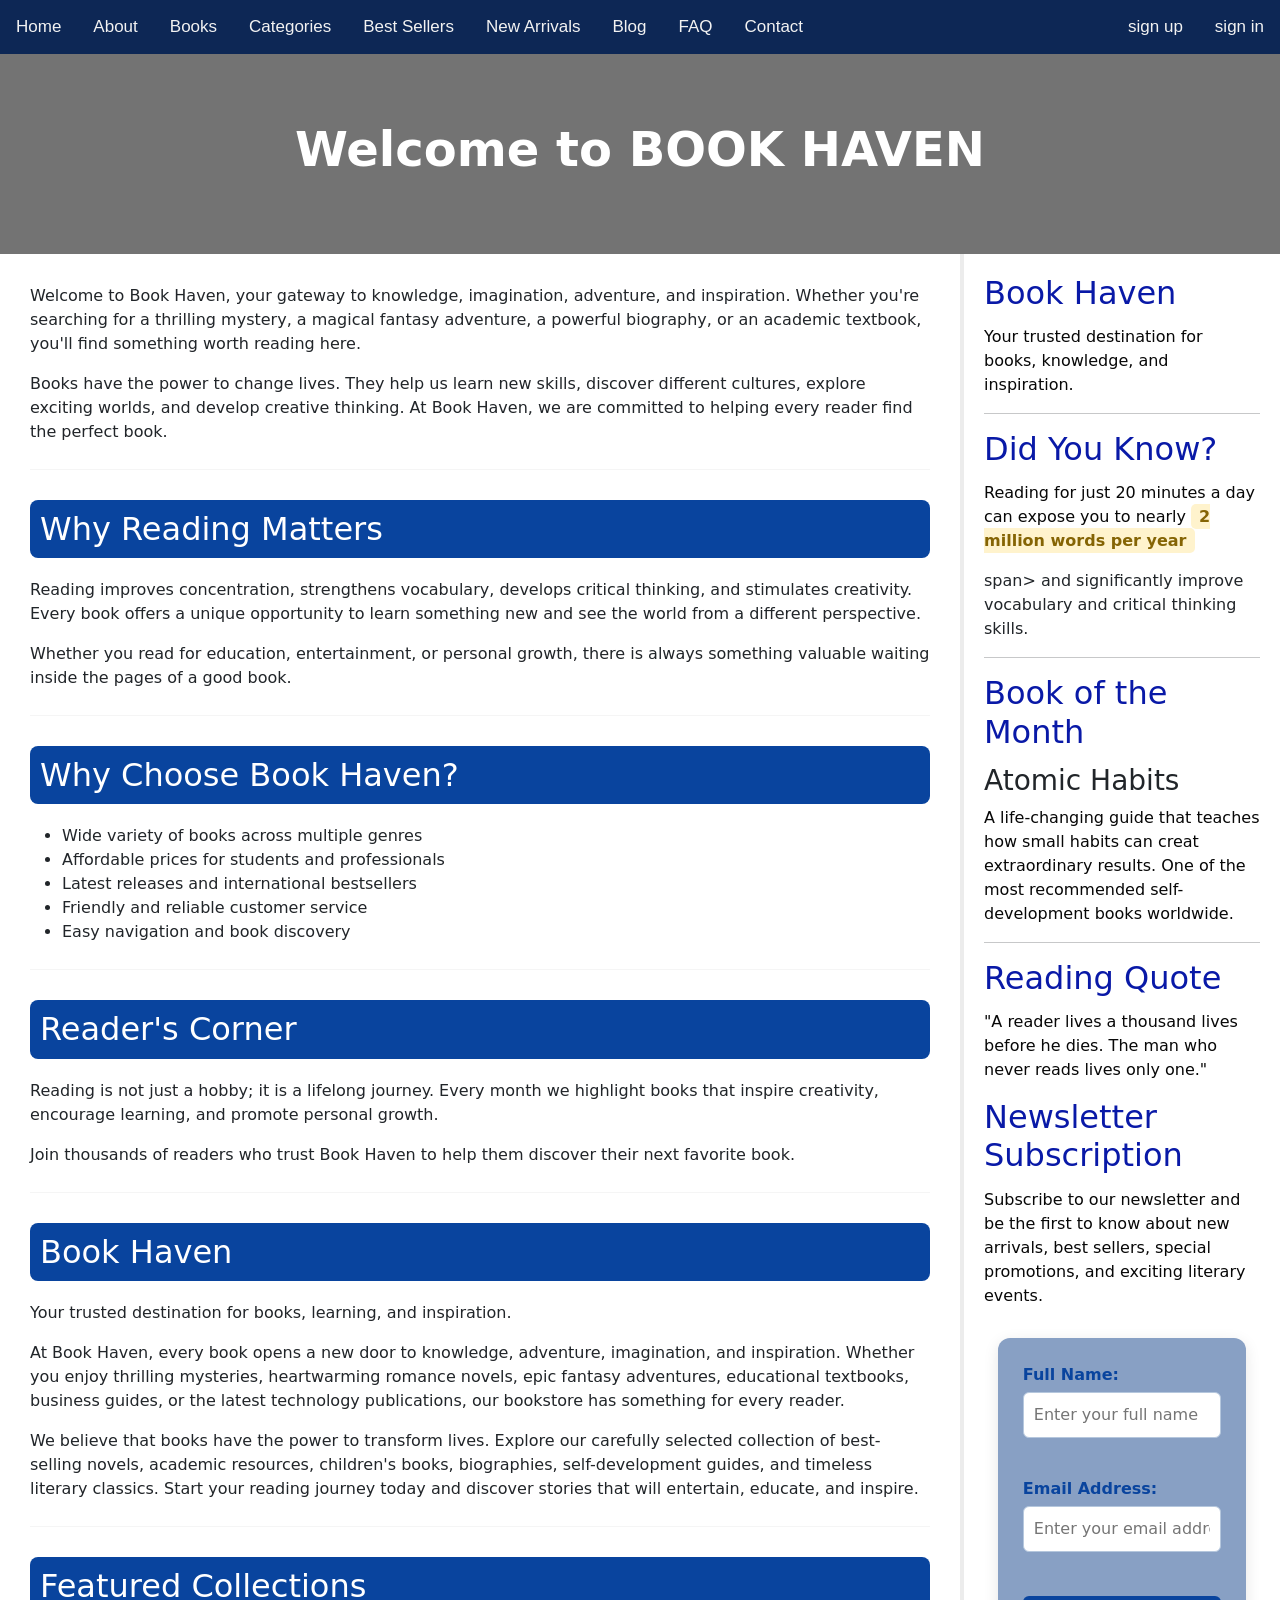
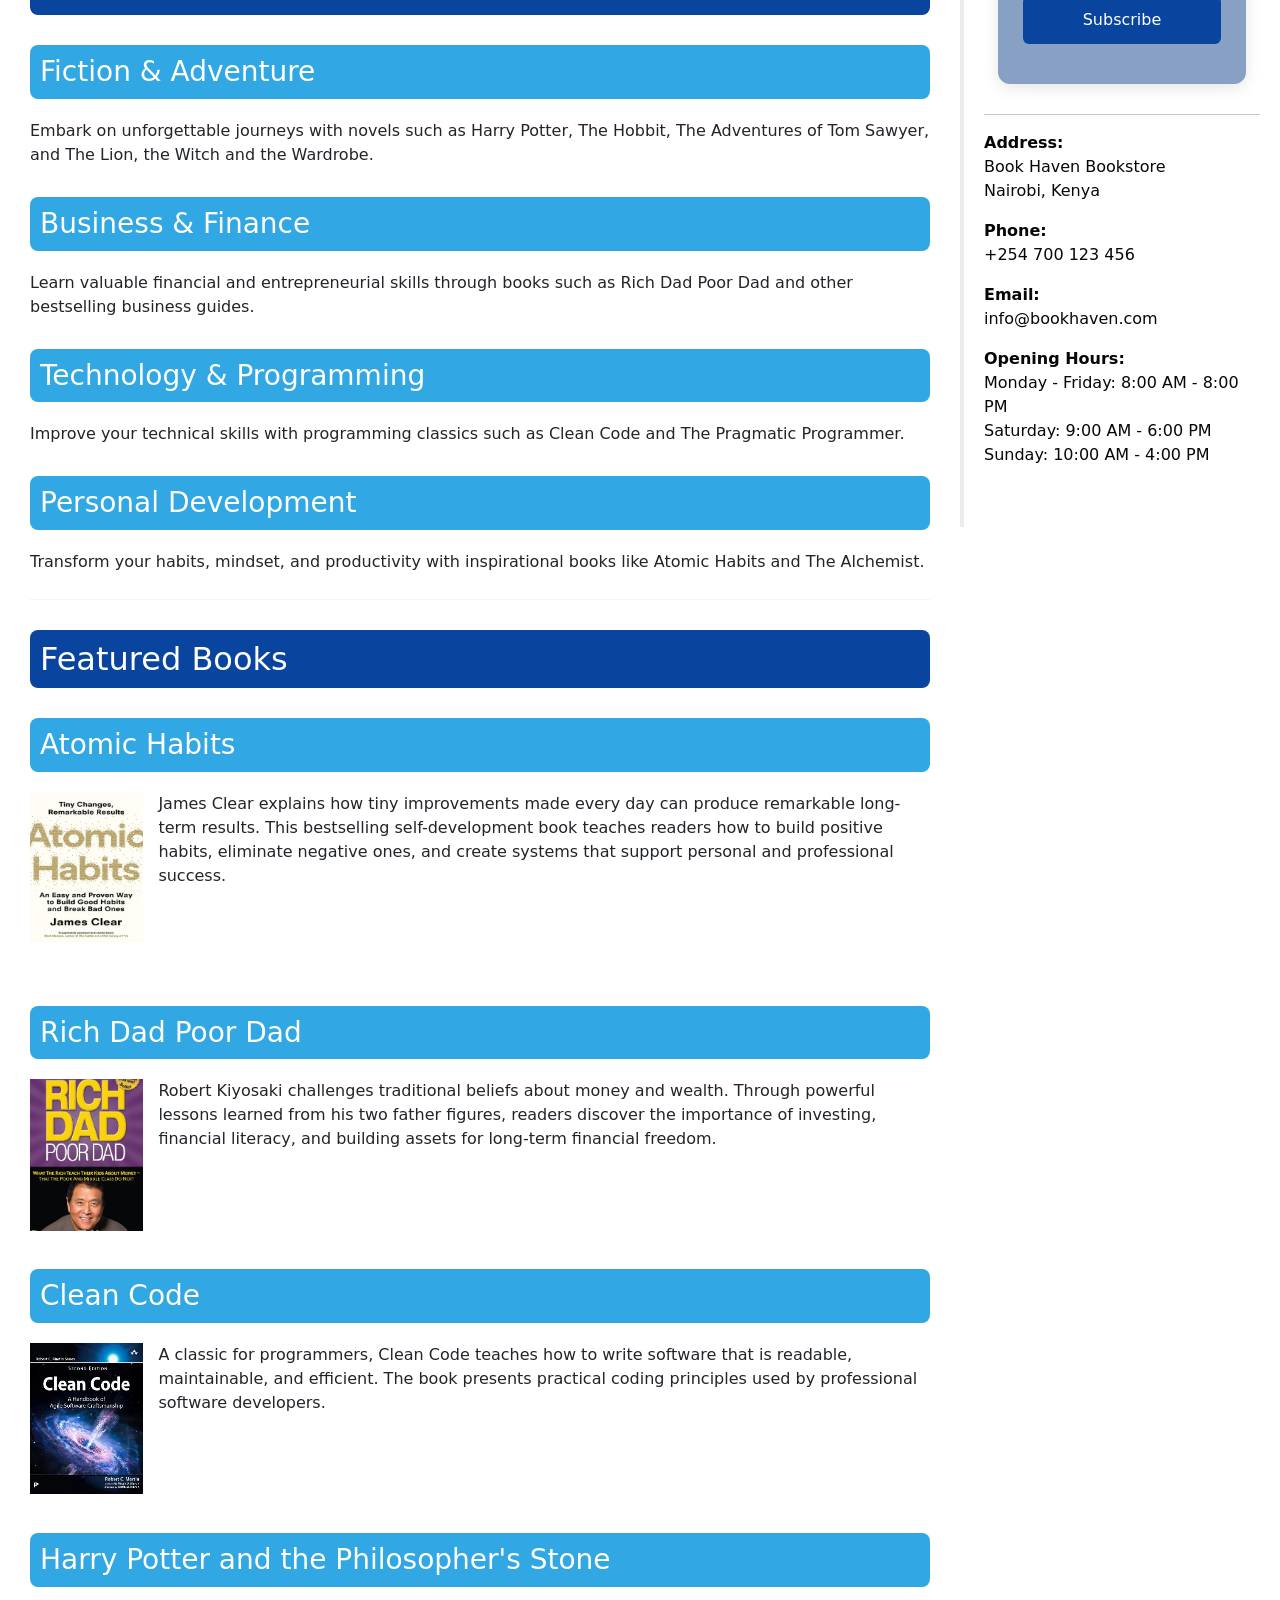
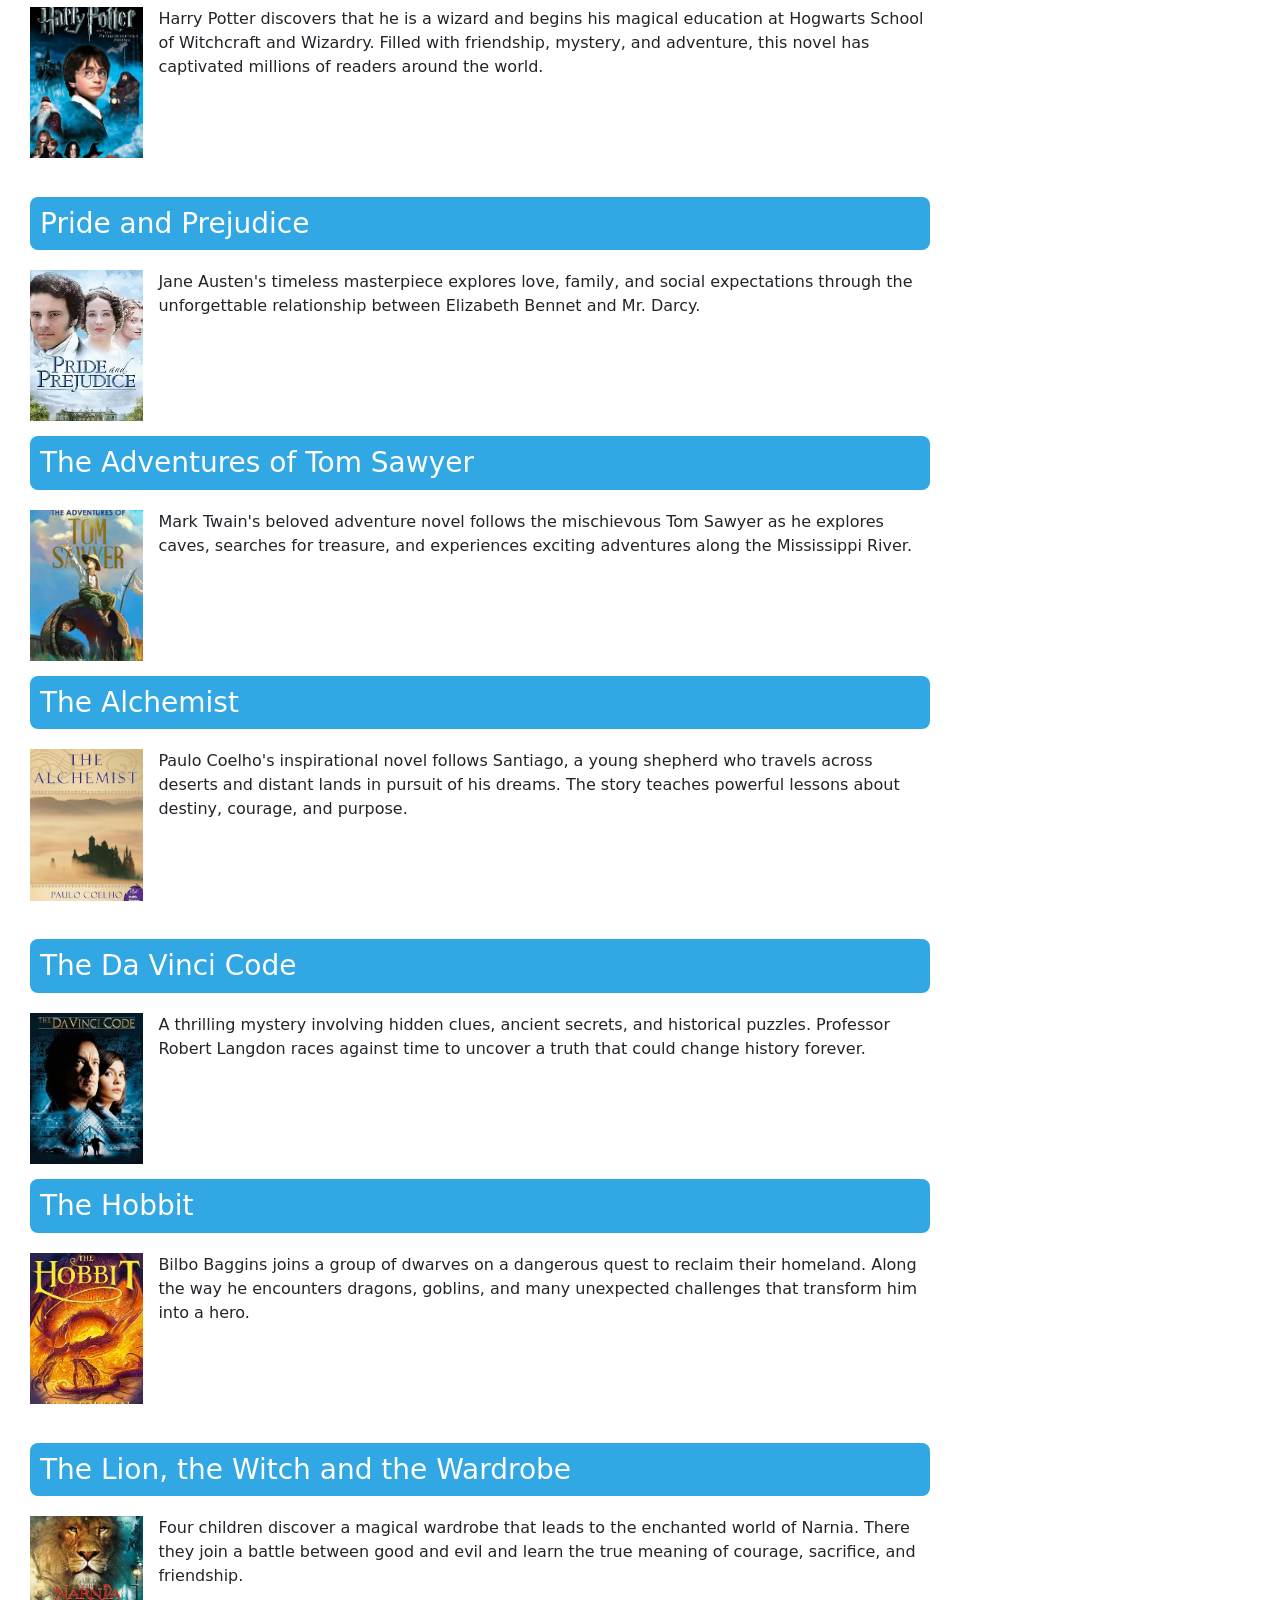
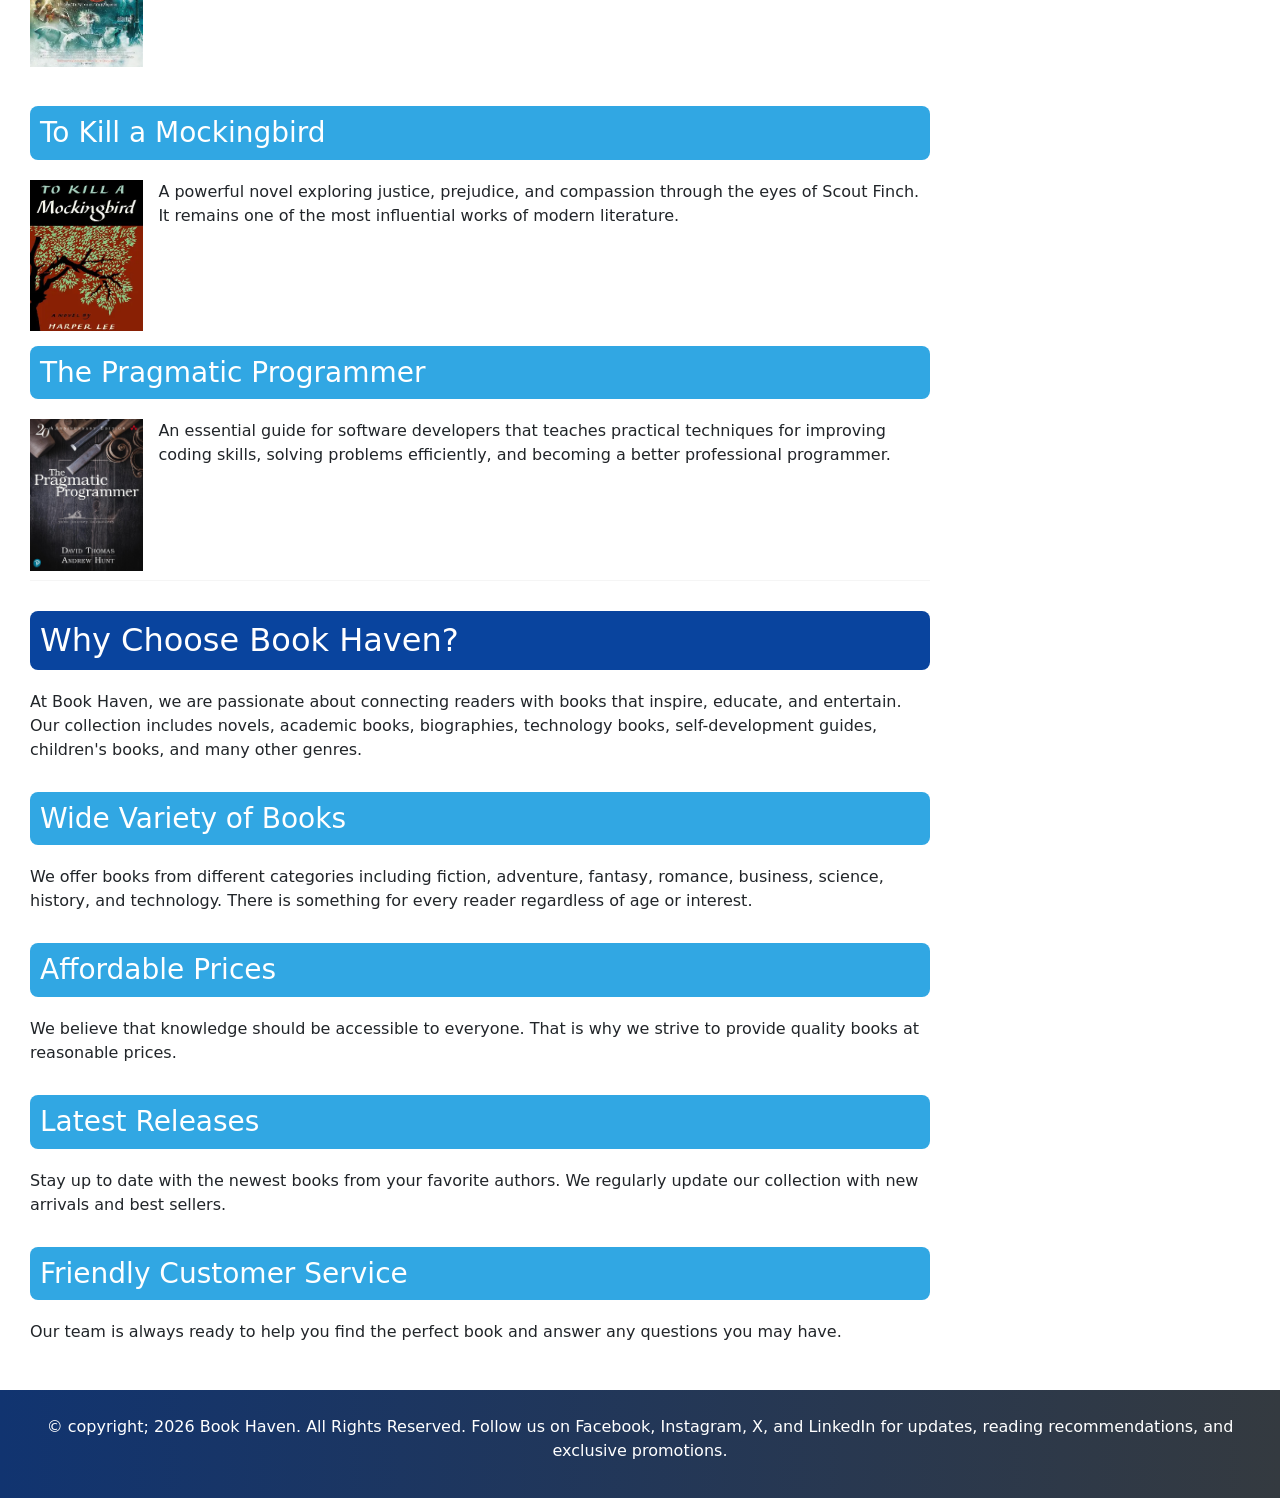
<file: index.html>
<!DOCTYPE html>
<html lang="en">
<head>
    <meta charset="UTF-8">
    <meta name="viewport" content="width=device-width, initial-scale=1.0">
    <title>Index- Book - Haven</title>
    <link rel="stylesheet" href="design.css">
    <link href="https://cdn.jsdelivr.net/npm/bootstrap@5.3.7/dist/css/bootstrap.min.css" rel="stylesheet">
    
</head>
<body>
    <div class="topnav">
        <a href="index.html">Home</a>
        <a href="about.html">About</a>
        <a href="books.html">Books</a>
        <a href="categories.html">Categories</a>
        <a href="best sellers.html">Best Sellers</a>
        <a href="new arrivals.html">New Arrivals</a>
        <a href="blogs.html">Blog</a>
        <a href="FAQ.html">FAQ</a>
        <a href="contact us.html">Contact</a>
    <div class="topnav-right">
        <a href ="signing.html"> sign in</a>
        <a href ="signup.html">sign up</a>
    </div>
    </div>

<div class="banner">
    <h1>Welcome to BOOK HAVEN</h1>
</div>

<div class="content">
    
<p>Welcome to Book Haven, your gateway to knowledge, imagination, adventure, and inspiration. Whether you're searching for a thrilling
mystery, a magical fantasy adventure, a powerful biography, or an academic textbook, you'll find something worth reading here.</p>

<p>Books have the power to change lives. They help us learn new skills, discover different cultures, explore exciting worlds, and develop
creative thinking. At Book Haven, we are committed to helping every reader find the perfect book.</p>

<hr>

<h2>Why Reading Matters</h2>

<p>
Reading improves concentration, strengthens vocabulary, develops critical thinking, and stimulates creativity. Every book offers a
unique opportunity to learn something new and see the world from a different perspective.
</p>

<p>
Whether you read for education, entertainment, or personal growth,
there is always something valuable waiting inside the pages of a good
book.
</p>

<hr>
<h2>Why Choose Book Haven?</h2>

<ul>
    <li>Wide variety of books across multiple genres</li>
    <li>Affordable prices for students and professionals</li>
    <li>Latest releases and international bestsellers</li>
    <li>Friendly and reliable customer service</li>
    <li>Easy navigation and book discovery</li>
</ul>

<hr>





<h2>Reader's Corner</h2>

<p>
Reading is not just a hobby; it is a lifelong journey. Every month we highlight books that inspire creativity, encourage learning, and
promote personal growth.
</p>

<p>
Join thousands of readers who trust Book Haven to help them discover their next favorite book.
</p>

<hr>


<h2>Book Haven</h2>

<p>
Your trusted destination for books, learning, and inspiration.
</p>

<p>
    At Book Haven, every book opens a new door to knowledge, adventure, imagination, and inspiration. Whether you enjoy
    thrilling mysteries, heartwarming romance novels, epic fantasy adventures, educational textbooks, business guides, or the latest
    technology publications, our bookstore has something for every reader.
</p>

<p>
    We believe that books have the power to transform lives. Explore our carefully selected collection of best-selling novels,
    academic resources, children's books, biographies, self-development guides, and timeless literary classics. Start your reading journey
    today and discover stories that will entertain, educate, and inspire.
</p>
<hr>
<h2>Featured Collections</h2>

<h3>Fiction & Adventure</h3>

<p>
Embark on unforgettable journeys with novels such as Harry Potter,
The Hobbit, The Adventures of Tom Sawyer, and The Lion, the Witch and
the Wardrobe.
</p>

<h3>Business & Finance</h3>

<p>
Learn valuable financial and entrepreneurial skills through books such
as Rich Dad Poor Dad and other bestselling business guides.
</p>

<h3>Technology & Programming</h3>

<p>
Improve your technical skills with programming classics such as Clean
Code and The Pragmatic Programmer.
</p>

<h3>Personal Development</h3>

<p>
Transform your habits, mindset, and productivity with inspirational
books like Atomic Habits and The Alchemist.
</p>

<hr>

<h2>Featured Books</h2>

<h3>Atomic Habits</h3>
<img src="images.project/atomic habit.webp">

<p>
James Clear explains how tiny improvements made every day can produce remarkable long-term results. This bestselling self-development book
teaches readers how to build positive habits, eliminate negative ones, and create systems that support personal and professional success.
</p>

<br>
<br>
<br>

<h3>Rich Dad Poor Dad</h3>
<img src="images.project/Poor dad rich dad - Copy.jpg">

<p>
Robert Kiyosaki challenges traditional beliefs about money and wealth. Through powerful lessons learned from his two father figures, readers
discover the importance of investing, financial literacy, and building assets for long-term financial freedom.
</p>

<br>
<br>
<br>

<h3>Clean Code</h3>
<img src="images.project/code clean.webp">

<p>
A classic for programmers, Clean Code teaches how to write software that is readable, maintainable, and efficient. The book presents
practical coding principles used by professional software developers.
</p>

<br>
<br>
<br>

<h3>Harry Potter and the Philosopher's Stone</h3>
<img src="images.project/harry potter.webp">
<p>
Harry Potter discovers that he is a wizard and begins his magical education at Hogwarts School of Witchcraft and Wizardry. Filled with
friendship, mystery, and adventure, this novel has captivated millions of readers around the world.
</p>

<br>
<br>
<br>

<h3>Pride and Prejudice</h3>
<img src="images.project/pride and predjudice.webp">

<p>
Jane Austen's timeless masterpiece explores love, family, and social expectations through the unforgettable relationship between Elizabeth
Bennet and Mr. Darcy.
</p>

<br>
<br>
<br>

<h3>The Adventures of Tom Sawyer</h3>
<img src="images.project/the adventure of Tom sawyer.webp">

<p>
Mark Twain's beloved adventure novel follows the mischievous Tom Sawyer as he explores caves, searches for treasure, and experiences exciting
adventures along the Mississippi River.
</p>

<br>
<br>
<br>

<h3>The Alchemist</h3>
<img src="images.project/the alchemist.webp">

<p>
Paulo Coelho's inspirational novel follows Santiago, a young shepherd who travels across deserts and distant lands in pursuit of his dreams.
The story teaches powerful lessons about destiny, courage, and purpose.
</p>

<br>
<br>
<br>

<h3>The Da Vinci Code</h3>
<img src="images.project/The Da vinci code.webp">

<p>
A thrilling mystery involving hidden clues, ancient secrets, and historical puzzles. Professor Robert Langdon races against time to
uncover a truth that could change history forever.
</p>

<br>
<br>
<br>

<h3>The Hobbit</h3>
<img src="images.project/the hobbit.webp">

<p>
Bilbo Baggins joins a group of dwarves on a dangerous quest to reclaim their homeland. Along the way he encounters dragons, goblins, and many
unexpected challenges that transform him into a hero.
</p>

<br>
<br>
<br>

<h3>The Lion, the Witch and the Wardrobe</h3>
<img src="images.project/the lion , the witch or the wardrobe.webp">

<p>
Four children discover a magical wardrobe that leads to the enchanted world of Narnia. There they join a battle between good and evil and
learn the true meaning of courage, sacrifice, and friendship.
</p>

<br>
<br>
<br>

<h3>To Kill a Mockingbird</h3>
<img src="images.project/mockingbird.webp">


<p>
A powerful novel exploring justice, prejudice, and compassion through the eyes of Scout Finch. It remains one of the most influential works
of modern literature.
</p>

<br>
<br>
<br>

<h3>The Pragmatic Programmer</h3>
<img src="images.project/the pragmatic programmer.jpg">

<p>
An essential guide for software developers that teaches practical techniques for improving coding skills, solving problems efficiently,
and becoming a better professional programmer.
</p>

<br>
<br>
<br>


<hr>
<h2>Why Choose Book Haven?</h2>

<p>
At Book Haven, we are passionate about connecting readers with books that inspire, educate, and entertain. Our collection includes novels, academic books, biographies, technology books, self-development guides, children's books, and many other genres.
</p>

<h3>Wide Variety of Books</h3>

<p>
We offer books from different categories including fiction, adventure, fantasy, romance, business, science, history, and technology. There is something for every reader regardless of age or interest.
</p>

<h3>Affordable Prices</h3>

<p>
We believe that knowledge should be accessible to everyone. That is why we strive to provide quality books at reasonable prices.
</p>

<h3>Latest Releases</h3>

<p>
Stay up to date with the newest books from your favorite authors. We regularly update our collection with new arrivals and best sellers.
</p>

<h3>Friendly Customer Service</h3>

<p>
Our team is always ready to help you find the perfect book and answer any questions you may have.
</p>
</div>




<div class="sidebar">

<h2>Book Haven</h2>


<p>
Your trusted destination for books, knowledge, and inspiration.
</p>
<hr>
<h2>Did You Know?</h2>

    <p>
       Reading for just 20 minutes a day can expose you to
       nearly <span class="highlight">2 million words per year</p>span> and significantly
       improve vocabulary and critical thinking skills.
    </p>
<hr> 
<h2>Book of the Month</h2>

<h3>Atomic Habits</h3>

<p>
A life-changing guide that teaches how small habits can creat extraordinary results. One of the most recommended self-development books worldwide.
</p>

<hr>

<h2>Reading Quote</h2>

<p>
"A reader lives a thousand lives before he dies. The man who never reads lives only one."
</p>
<!-- Newsletter Subscription -->

<h2>Newsletter Subscription</h2>

<p>
Subscribe to our newsletter and be the first to know about new arrivals, best sellers, special promotions, and exciting literary events.
</p>

<div>
<form>

    <label>Full Name:</label><br>
    <input type="text" placeholder="Enter your full name">

    <br><br>

    <label>Email Address:</label><br>
    <input type="email" placeholder="Enter your email address">

    <br><br>

    <input type="submit" value="Subscribe">

</form>
</div>
<hr>

<p>
<strong>Address:</strong><br>
Book Haven Bookstore<br>
Nairobi, Kenya
</p>

<p>
<strong>Phone:</strong><br>
+254 700 123 456
</p>

<p>
<strong>Email:</strong><br>
info@bookhaven.com
</p>

<p>
<strong>Opening Hours:</strong><br>
Monday - Friday: 8:00 AM - 8:00 PM<br>
Saturday: 9:00 AM - 6:00 PM<br>
Sunday: 10:00 AM - 4:00 PM
<br><br>

</div>
<hr>
<div class="footer">
<p>
&copy copyright; 2026 Book Haven. All Rights Reserved. Follow us on Facebook, Instagram, X, and LinkedIn for updates,
reading recommendations, and exclusive promotions.</p>
</div>



</body>
</html>
</file>
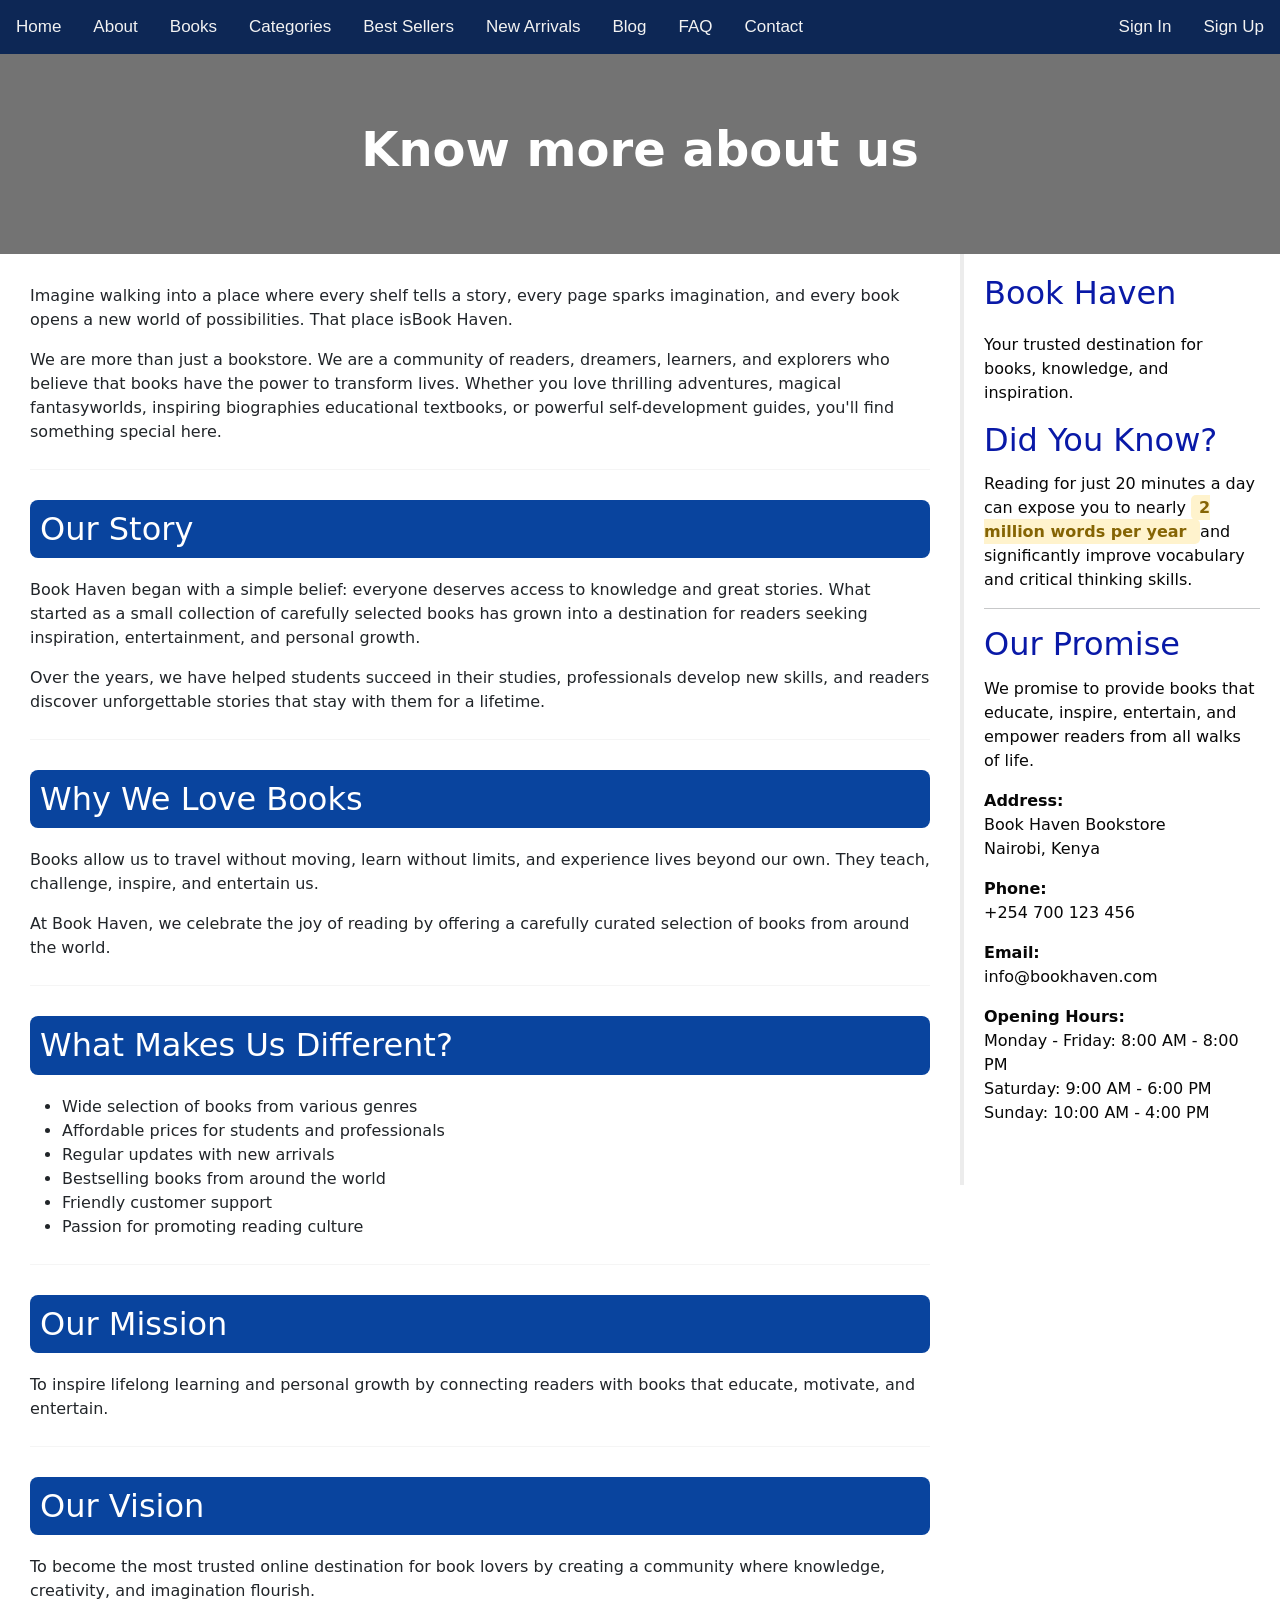
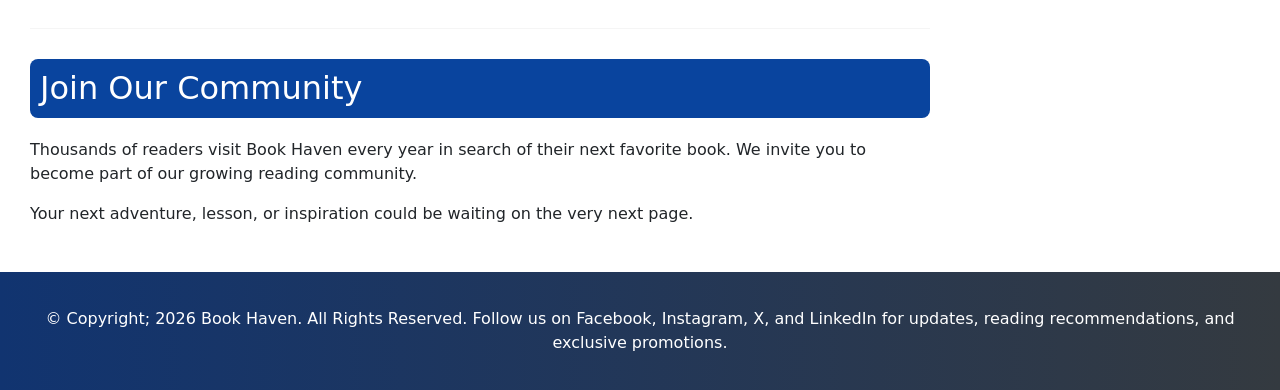
<file: about.html>
<!DOCTYPE html>
<html lang="en">
<head>
    <meta charset="UTF-8">
    <title>About Us - Book Haven</title>
    <meta name="viewport" content="width=device-width, initial-scale=1.0">
     <link rel="stylesheet" href="design.css">
    <link href="https://cdn.jsdelivr.net/npm/bootstrap@5.3.7/dist/css/bootstrap.min.css" rel="stylesheet">
</head>
<body>

    <div class="topnav">
        <a href="index.html">Home</a>
        <a href="about.html">About</a>
        <a href="books.html">Books</a>
        <a href="categories.html">Categories</a>
        <a href="best sellers.html">Best Sellers</a>
        <a href="new arrivals.html">New Arrivals</a>
        <a href="blogs.html">Blog</a>
        <a href="FAQ.html">FAQ</a>
        <a href="contact us.html">Contact</a>
        <div class="topnav-right">
        <a href="signup.html">Sign Up</a>
        <a href="sining.html">Sign In </a>
    </div>
    </div>
    
    
    <div class="banner">
        <h1>Know more about us</h1>
    </div>

    </div>
    

<div class="content">
    <p>
      Imagine walking into a place where every shelf tells a story, every page sparks imagination, and every book opens a new world of possibilities. That place isBook Haven.
    </p>
    <p>
      We are more than just a bookstore. We are a community of readers, dreamers, learners, and explorers who believe that books have the power to transform lives.
      Whether you love thrilling adventures, magical fantasyworlds, inspiring biographies educational textbooks, or powerful self-development guides, you'll find something special here.
    </p>

    <hr>

    <h2>Our Story</h2>

    <p>
    Book Haven began with a simple belief: everyone deserves access to knowledge and great stories. What started as a small collection of carefully selected books has grown into a destination for readers seeking inspiration, entertainment, and personal growth.
    </p>

    <p>
    Over the years, we have helped students succeed in their studies, professionals develop new skills, and readers discover unforgettable stories that stay with them for a lifetime.
    </p>

    <hr>

    <h2>Why We Love Books</h2>

    <p>
    Books allow us to travel without moving, learn without limits, and experience lives beyond our own. They teach, challenge, inspire, and entertain us.
    </p>

    <p>
    At Book Haven, we celebrate the joy of reading by offering a carefully curated selection of books from around the world.
    </p>

    <hr>

    <h2>What Makes Us Different?</h2>

    <ul>
        <li>Wide selection of books from various genres</li>
        <li>Affordable prices for students and professionals</li>
        <li>Regular updates with new arrivals</li>
        <li>Bestselling books from around the world</li>
        <li>Friendly customer support</li>
        <li>Passion for promoting reading culture</li>
    </ul>
    <hr>               

                

     <h2>Our Mission</h2>

    <p>
        To inspire lifelong learning and personal growth by connecting readers with books that educate, motivate,  and entertain.
    </p>

    <hr>

    <h2>Our Vision</h2>

    <p>
        To become the most trusted online destination for book lovers by creating a community where knowledge, creativity, and imagination flourish.
    </p>

    <hr>

    <h2>Join Our Community</h2>

    <p>
       Thousands of readers visit Book Haven every year in search of their next favorite book. We invite you to become part of our growing reading community.
    </p>

    <p>
        Your next adventure, lesson, or inspiration could be waiting on the very next page.
    </p>
             
</div>

<div class="sidebar">
    <h2>Book Haven</h2>
    <p><p>Your trusted destination for books, knowledge, and inspiration.</p></p>

    <h2>Did You Know?</h2>

    <p>
       Reading for just 20 minutes a day can expose you to
       nearly <span class="highlight">2 million words per year </span>and significantly
       improve vocabulary and critical thinking skills.
    </p>

    <hr>

    <h2>Our Promise</h2>

    <p>
        We promise to provide books that educate, inspire, entertain, and empower readers from all walks of life.
    </p>


    <p>
<strong>Address:</strong><br>
Book Haven Bookstore<br>
Nairobi, Kenya
</p>

<p>
<strong>Phone:</strong><br>
+254 700 123 456
</p>

<p>
<strong>Email:</strong><br>
info@bookhaven.com
</p>

<p>
<strong>Opening Hours:</strong><br>
Monday - Friday: 8:00 AM - 8:00 PM<br>
Saturday: 9:00 AM - 6:00 PM<br>
Sunday: 10:00 AM - 4:00 PM
<br><br>
</div>
    
<div class="footer">

    </p>&copy Copyright; 2026 Book Haven. All Rights Reserved. Follow us on Facebook, Instagram, X, and LinkedIn for updates, reading recommendations, and exclusive promotions.</p>
        </div>

    

</body>
</html>
</file>
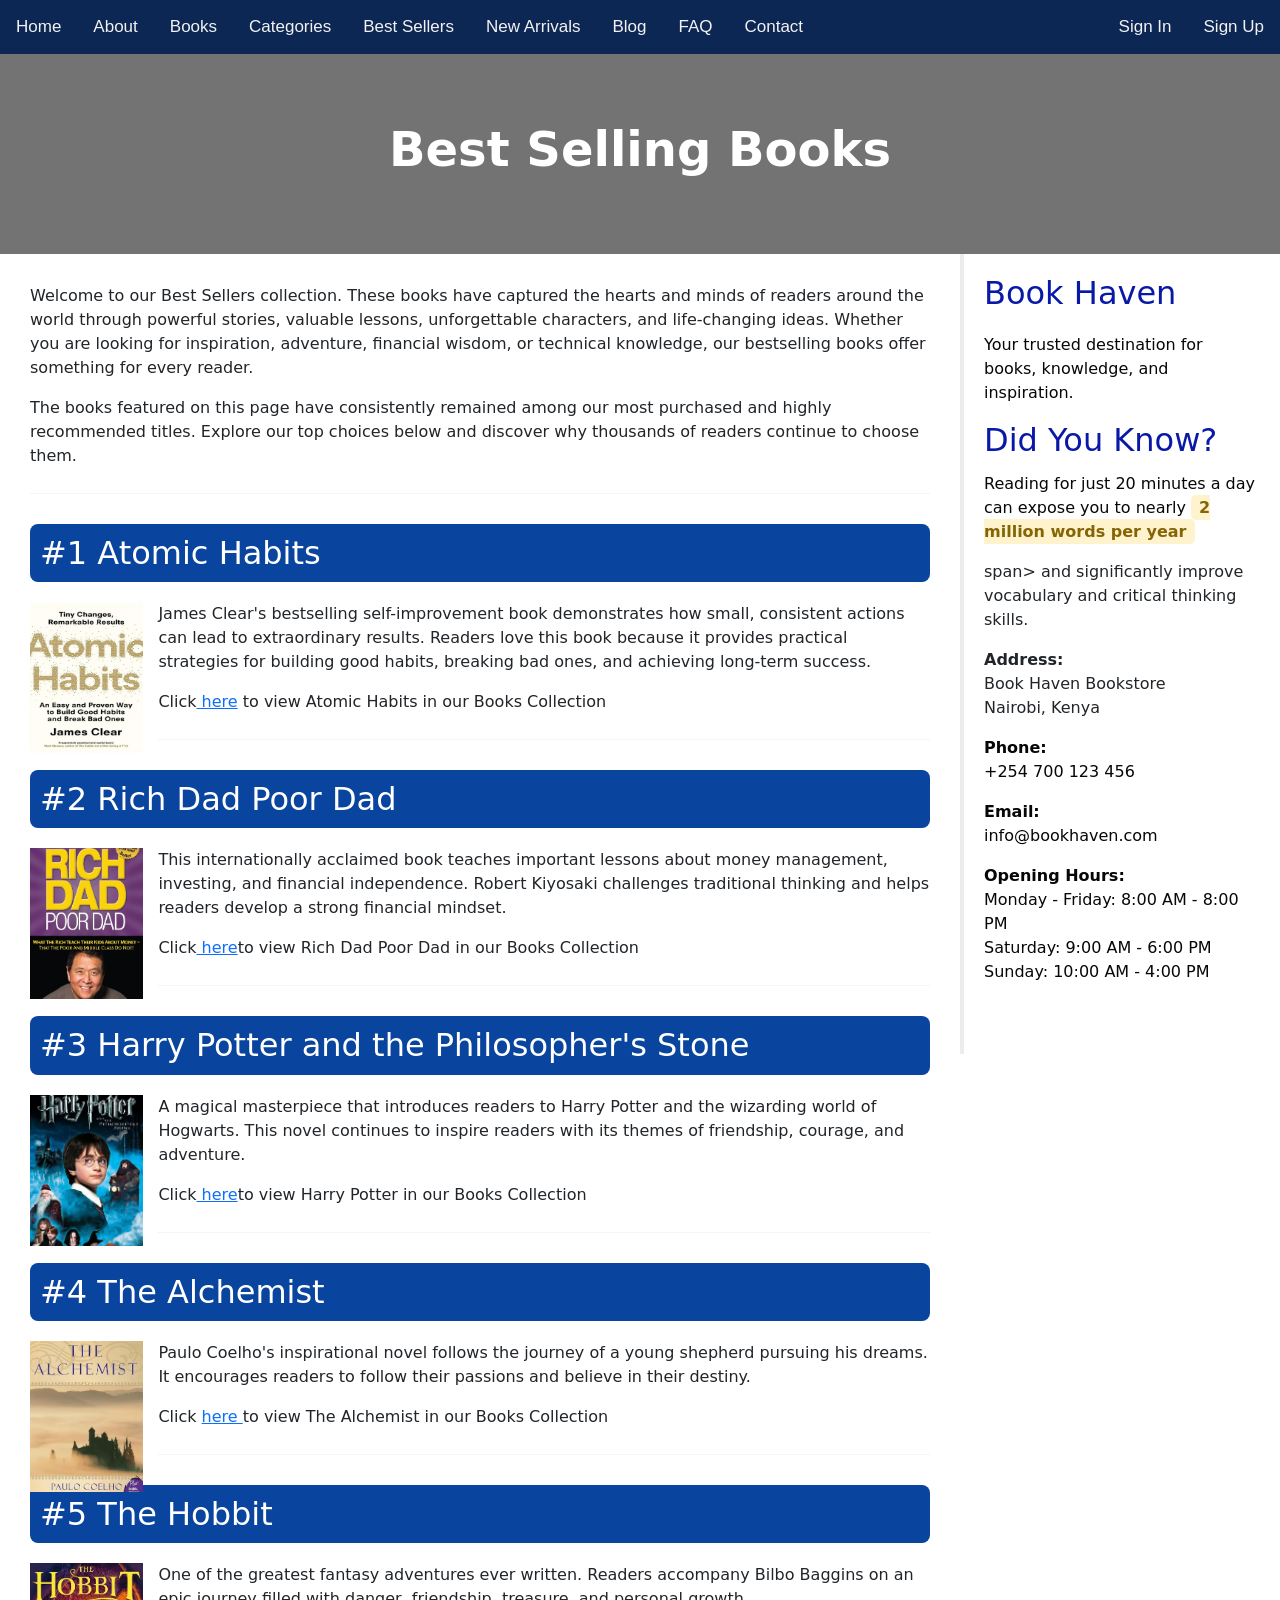
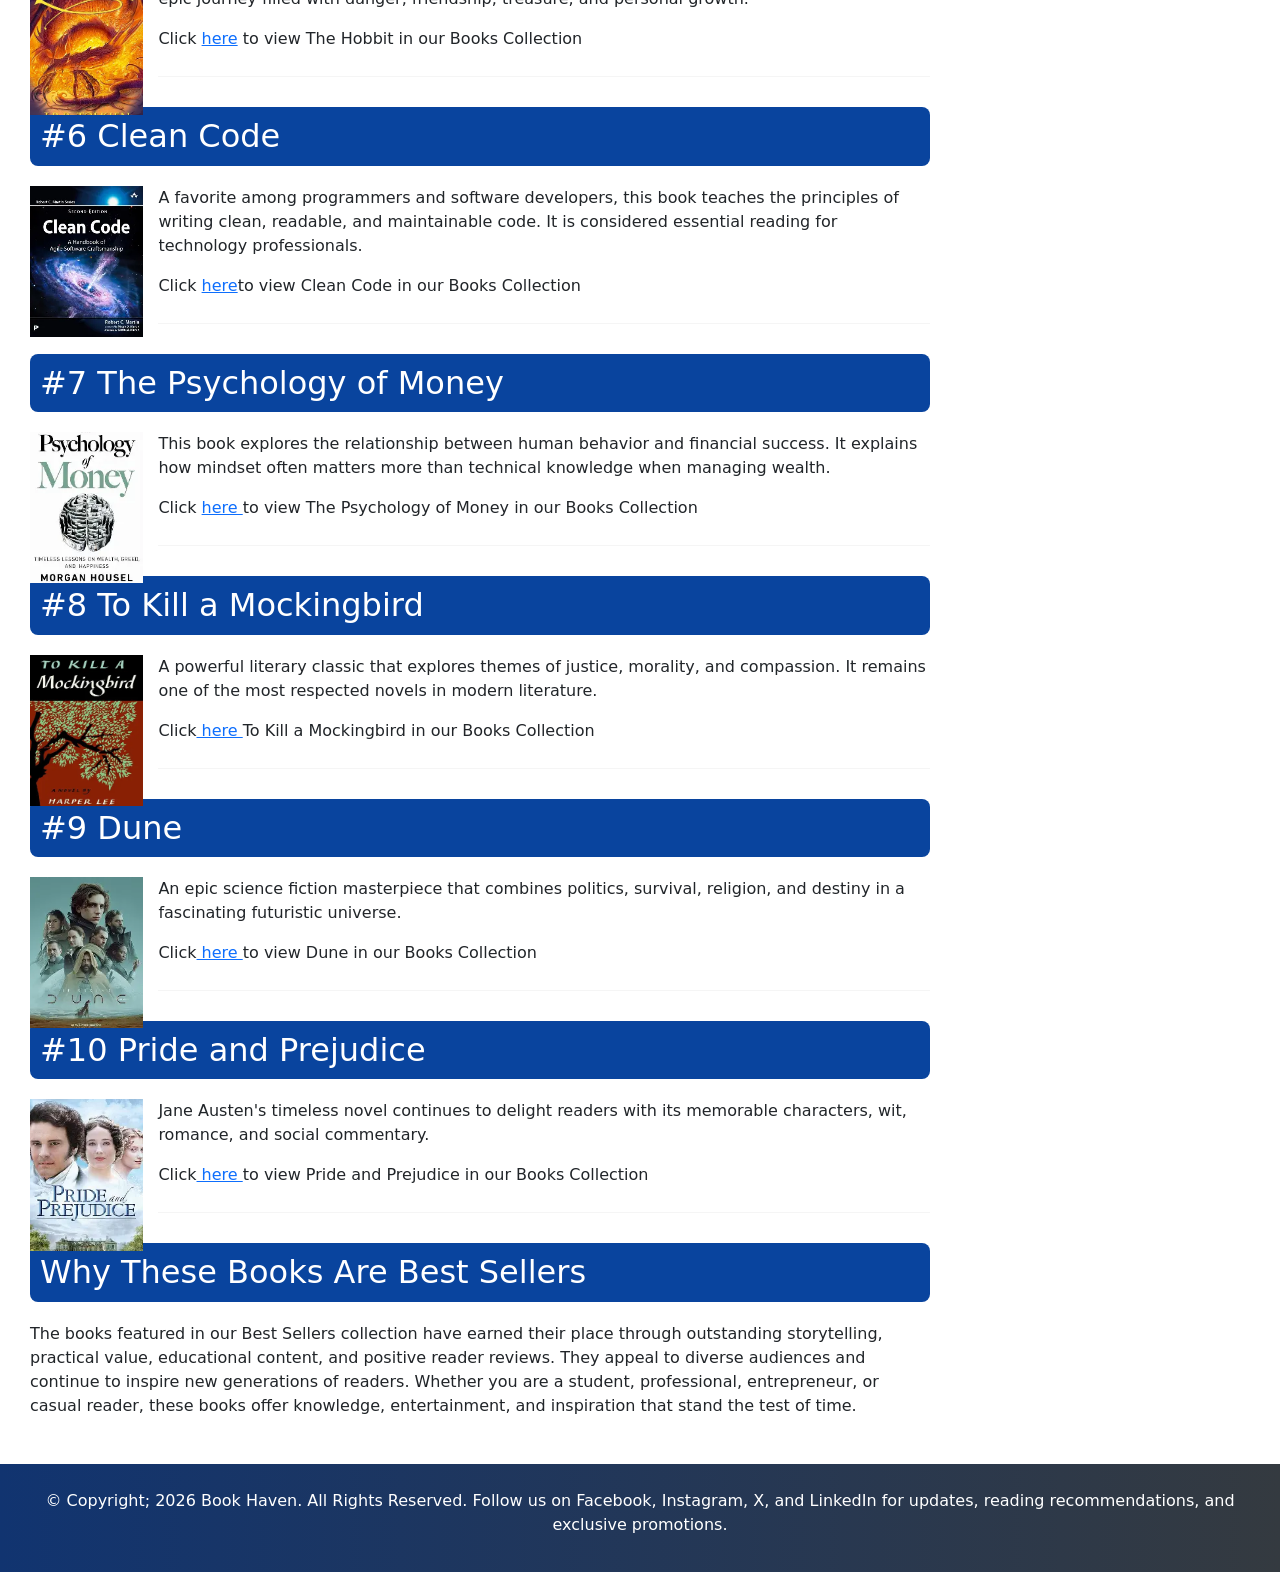
<file: best sellers.html>
<!DOCTYPE html>
<html lang="en">
<head>
    <meta charset="UTF-8">
    <meta name="viewport" content="width=device-width, initial-scale=1.0">
    <title>Best Sellers - Book Haven</title>
     <link rel="stylesheet" href="design.css">
     <link href="https://cdn.jsdelivr.net/npm/bootstrap@5.3.7/dist/css/bootstrap.min.css" rel="stylesheet">

</head>

<body>

<div class="topnav">
    <a href="index.html">Home</a>
    <a href="about.html">About</a>
    <a href="books.html">Books</a>
    <a href="categories.html">Categories</a>
    <a href="best sellers.html">Best Sellers</a>
    <a href="new arrivals.html">New Arrivals</a>
    <a href="blogs.html">Blog</a>
    <a href="FAQ.html">FAQ</a>
    <a href="contact us.html">Contact</a>
    <div class="topnav-right">
        <a href="signup.html">Sign Up</a>
        <a href="sining.html">Sign In </a>
    </div>
</div>
 

<div class="banner">
<h1>Best Selling Books</h1>
</div>
<div class="content">
<p>
Welcome to our Best Sellers collection. These books have captured the hearts and minds of readers around the world through powerful stories,
valuable lessons, unforgettable characters, and life-changing ideas. Whether you are looking for inspiration, adventure, financial wisdom, or technical knowledge, our bestselling books offer something for every reader.
</p>

<p>
The books featured on this page have consistently remained among our most purchased and highly recommended titles. Explore our top choices below and discover why thousands of readers continue to choose them.
</p>

<hr>

<h2>#1 Atomic Habits</h2>
<img src="images.project/atomic habit.webp">

<p>
James Clear's bestselling self-improvement book demonstrates how small, consistent actions can lead to extraordinary results. Readers love this book because it provides practical strategies for building good habits, breaking bad ones, and achieving long-term success.
</p>

<p>
Click<a href="books.html#atomic-habits"> here</a> to view Atomic Habits in our Books Collection
</p>

<hr>

<h2>#2 Rich Dad Poor Dad</h2>
<img src="images.project/Poor dad rich dad - Copy.jpg">

<p>
This internationally acclaimed book teaches important lessons about money management, investing, and financial independence. Robert Kiyosaki challenges traditional thinking and helps readers develop a strong financial mindset.
</p>

<p>
Click<a href="books.html#rich-dad"> here</a>to view Rich Dad Poor Dad in our Books Collection
</p>

<hr>

<h2>#3 Harry Potter and the Philosopher's Stone</h2>
<img src="images.project/harry potter.webp">

<p>
A magical masterpiece that introduces readers to Harry Potter and the wizarding world of Hogwarts. This novel continues to inspire readers with its themes of friendship, courage, and adventure.
</p>

<p>
Click<a href="books.html#harry-potter"> here</a>to view Harry Potter in our Books Collection

</p>

<hr>

<h2>#4 The Alchemist</h2>
<img src="images.project/the alchemist.webp">

<p>
Paulo Coelho's inspirational novel follows the journey of a young shepherd pursuing his dreams. It encourages readers to follow their passions and believe in their destiny.
</p>

<p>
Click <a href="books.html#alchemist"> here </a>to view The Alchemist in our Books Collection

</p>

<hr>

<h2>#5 The Hobbit</h2>
<img src="images.project/the hobbit.webp">
<p>
One of the greatest fantasy adventures ever written. Readers accompany Bilbo Baggins on an epic journey filled with danger, friendship, treasure, and personal growth.
</p>

<p>
Click <a href="books.html#hobbit"> here</a> to view The Hobbit in our Books Collection


</p>

<hr>

<h2>#6 Clean Code</h2>
<img src="images.project/code clean.webp">

<p>
A favorite among programmers and software developers, this book teaches the principles of writing clean, readable, and maintainable code. It is considered essential reading for technology professionals.
</p>

<p>
Click <a href="books.html#clean-code"> here</a>to view Clean Code in our Books Collection

</a>
</p>

<hr>

<h2>#7 The Psychology of Money</h2>
<img src="images.project/PsychologyOfMoney.webp">
<p>
This book explores the relationship between human behavior and financial success. It explains how mindset often matters more than technical knowledge when managing wealth.
</p>

<p>
Click  <a href="books.html#psychology-money"> here </a> to view The Psychology of Money in our Books Collection

</p>

<hr>

<h2>#8 To Kill a Mockingbird</h2>
<img src="images.project/mockingbird.webp">
<p>
A powerful literary classic that explores themes of justice, morality, and compassion. It remains one of the most respected novels in modern literature.
</p>

<p>
Click<a href="books.html#mockingbird"> here </a> To Kill a Mockingbird in our Books Collection

</a>
</p>

<hr>

<h2>#9 Dune</h2>
<img src="images.project/Dune.webp">

<p>
An epic science fiction masterpiece that combines politics, survival, religion, and destiny in a fascinating futuristic universe.
</p>

<p>
Click<a href="books.html#dune"> here </a> to view Dune in our Books Collection

</p>

<hr>

<h2>#10 Pride and Prejudice</h2>
<img src="images.project/pride and predjudice.webp">

<p>
Jane Austen's timeless novel continues to delight readers with its
memorable characters, wit, romance, and social commentary.
</p>

<p>
Click<a href="books.html#pride-prejudice"> here </a> to view Pride and Prejudice in our Books Collection

</p>

<hr>

<h2>Why These Books Are Best Sellers</h2>

<p>
The books featured in our Best Sellers collection have earned their place through outstanding storytelling, practical value, educational content, and positive reader reviews. They appeal to diverse audiences and continue to inspire new generations of readers. Whether you are a
student, professional, entrepreneur, or casual reader, these books offer knowledge, entertainment, and inspiration that stand the test of time.
</p>
</div>
<div class="sidebar">
<h2>Book Haven</h2>
    <p><p>Your trusted destination for books, knowledge, and inspiration.</p></p>

    <h2>Did You Know?</h2>

    <p>
       Reading for just 20 minutes a day can expose you to
       nearly <span class="highlight">2 million words per year</p>span> and significantly
       improve vocabulary and critical thinking skills.
    </p>
    <strong>Address:</strong><br>
Book Haven Bookstore<br>
Nairobi, Kenya
</p>

<p>
<strong>Phone:</strong><br>
+254 700 123 456
</p>

<p>
<strong>Email:</strong><br>
info@bookhaven.com
</p>

<p>
<strong>Opening Hours:</strong><br>
Monday - Friday: 8:00 AM - 8:00 PM<br>
Saturday: 9:00 AM - 6:00 PM<br>
Sunday: 10:00 AM - 4:00 PM
<br><br>
</div>
<div class="footer"><p>
&copy Copyright; 2026 Book Haven. All Rights Reserved.
Follow us on Facebook, Instagram, X, and LinkedIn for updates,
reading recommendations, and exclusive promotions.</p>
</div>



</body>
</html>
</file>
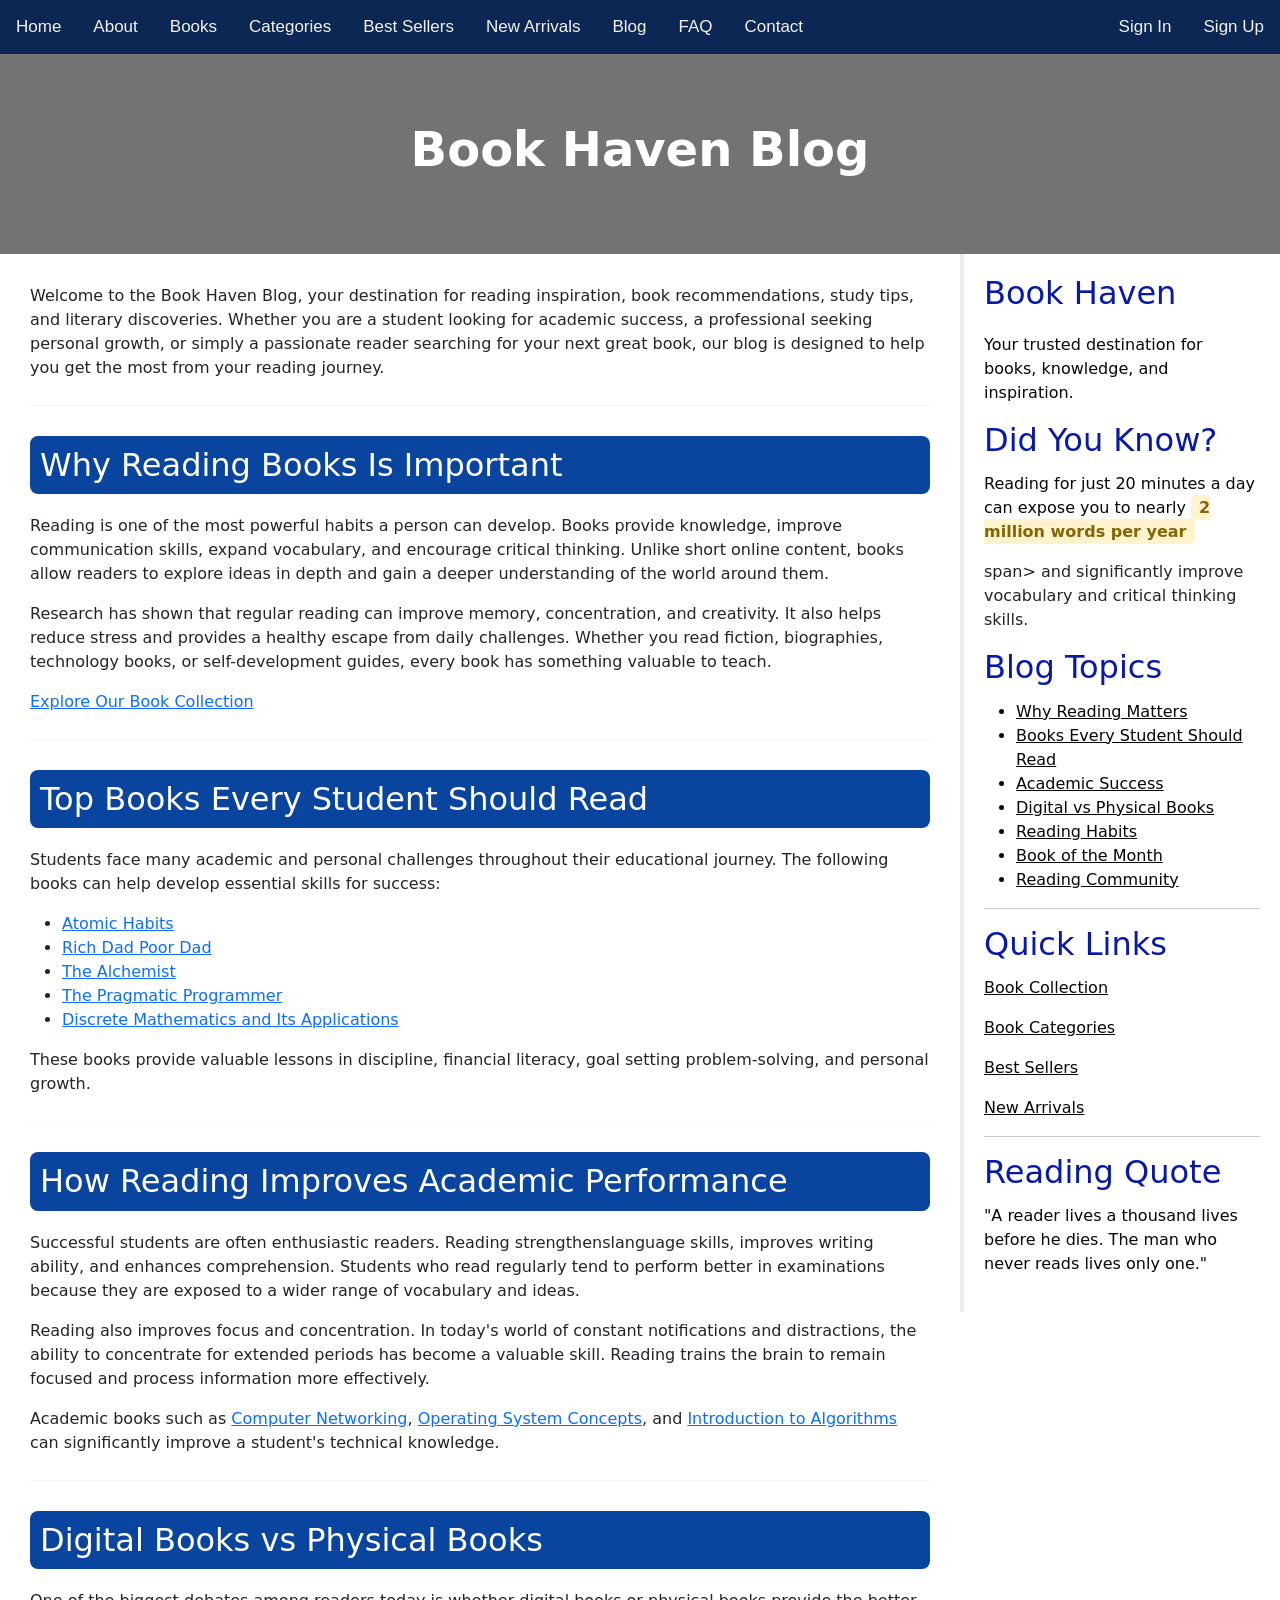
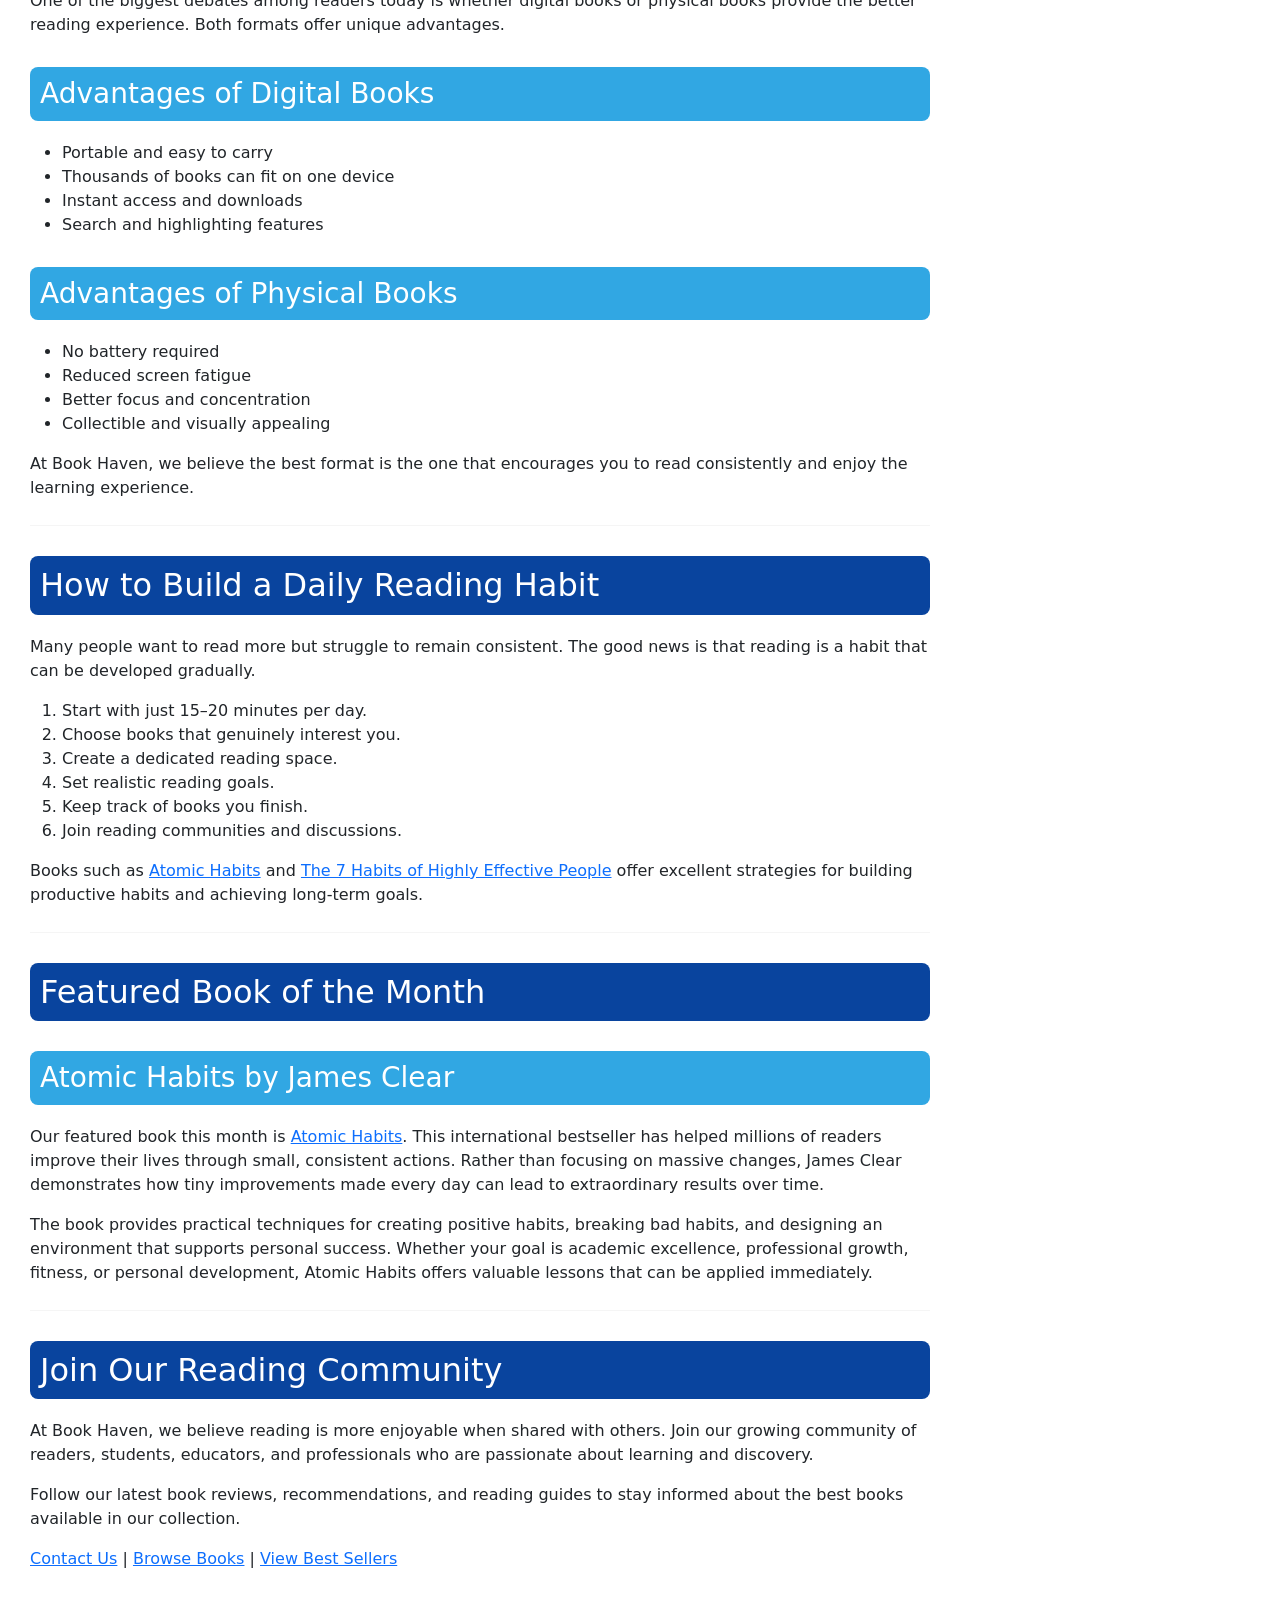
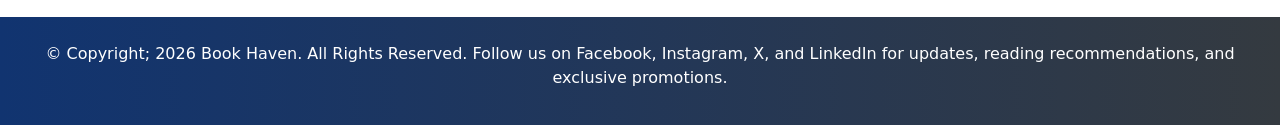
<file: blogs.html>
<!DOCTYPE html>
<html lang="en">
<head>
    <meta charset="UTF-8">
    <meta name="viewport" content="width=device-width, initial-scale=1.0">
    <title>Blogs- Book Haven</title>
     <link rel="stylesheet" href="design.css">
    <link href="https://cdn.jsdelivr.net/npm/bootstrap@5.3.7/dist/css/bootstrap.min.css" rel="stylesheet">
    
</head>
<body>
    <div class="topnav">
    <a href="index.html">Home</a>
    <a href="about.html">About</a>
    <a href="books.html">Books</a>
    <a href="categories.html">Categories</a>
    <a href="best sellers.html">Best Sellers</a>
    <a href="new arrivals.html">New Arrivals</a>
    <a href="blogs.html">Blog</a>
    <a href="FAQ.html">FAQ</a>
    <a href="contact us.html">Contact</a>
     <div class="topnav-right">
        <a href="signup.html">Sign Up</a>
        <a href="sining.html">Sign In </a>
    </div>
    
    </div>
    
    </div>
    <div class="banner">
    
<h1>Book Haven Blog</h1>
</div>
<div class="content">

<p>
Welcome to the Book Haven Blog, your destination for reading inspiration, book recommendations, study tips, and literary discoveries. Whether you are a student looking for academic success, a professional seeking personal growth, or simply a passionate reader searching for your next great book, our blog is designed to help you get the most from your reading journey.
</p>

<hr>

<h2 id="importance">Why Reading Books Is Important</h2>

<p>
Reading is one of the most powerful habits a person can develop. Books provide knowledge, improve communication skills, expand vocabulary, and encourage critical thinking. Unlike short online content, books allow readers to explore ideas in depth and gain a deeper understanding of the
world around them.
</p>

<p>
Research has shown that regular reading can improve memory, concentration, and creativity. It also helps reduce stress and provides a healthy escape from daily challenges. Whether you read fiction, biographies, technology books, or self-development guides, every book has something valuable to teach.
</p>

<p>
<a href="books.html">Explore Our Book Collection</a>
</p>

<hr>

<h2 id="students">Top Books Every Student Should Read</h2>

<p>
Students face many academic and personal challenges throughout their educational journey. The following books can help develop essential skills for success:
</p>

<ul>
    <li><a href="books.html#atomic-habits">Atomic Habits</a></li>
    <li><a href="books.html#rich-dad">Rich Dad Poor Dad</a></li>
    <li><a href="books.html#alchemist">The Alchemist</a></li>
    <li><a href="books.html#pragmatic-programmer">The Pragmatic Programmer</a></li>
    <li><a href="books.html#discrete-math">Discrete Mathematics and Its Applications</a></li>
</ul>

<p>
These books provide valuable lessons in discipline, financial literacy, goal setting problem-solving, and personal growth.
</p>

<hr>

<h2 id="academic">How Reading Improves Academic Performance</h2>

<p>
Successful students are often enthusiastic readers. Reading strengthenslanguage skills, improves writing ability, and enhances comprehension. Students who read regularly tend to perform better in examinations because they are exposed to a wider range of vocabulary and ideas.
</p>

<p>
Reading also improves focus and concentration. In today's world of constant notifications and distractions, the ability to concentrate for extended periods has become a valuable skill. Reading trains the brain to remain focused and process information more effectively.
</p>

<p>
Academic books such as
<a href="books.html#computer-networking">Computer Networking</a>,
<a href="books.html#operating-systems">Operating System Concepts</a>,
and
<a href="books.html#algorithms">Introduction to Algorithms</a>
can significantly improve a student's technical knowledge.
</p>

<hr>

<h2 id="digital">Digital Books vs Physical Books</h2>

<p>
One of the biggest debates among readers today is whether digital books or physical books provide the better reading experience. Both formats offer unique advantages.
</p>

<h3>Advantages of Digital Books</h3>

<ul>
    <li>Portable and easy to carry</li>
    <li>Thousands of books can fit on one device</li>
    <li>Instant access and downloads</li>
    <li>Search and highlighting features</li>
</ul>

<h3>Advantages of Physical Books</h3>

<ul>
    <li>No battery required</li>
    <li>Reduced screen fatigue</li>
    <li>Better focus and concentration</li>
    <li>Collectible and visually appealing</li>
</ul>

<p>
At Book Haven, we believe the best format is the one that encourages you to read consistently and enjoy the learning experience.
</p>

<hr>

<h2 id="habit">How to Build a Daily Reading Habit</h2>

<p>
Many people want to read more but struggle to remain consistent. The good news is that reading is a habit that can be developed gradually.
</p>

<ol>
    <li>Start with just 15–20 minutes per day.</li>
    <li>Choose books that genuinely interest you.</li>
    <li>Create a dedicated reading space.</li>
    <li>Set realistic reading goals.</li>
    <li>Keep track of books you finish.</li>
    <li>Join reading communities and discussions.</li>
</ol>

<p>
Books such as
<a href="books.html#atomic-habits">Atomic Habits</a>
and
<a href="books.html#seven-habits">The 7 Habits of Highly Effective People</a>
offer excellent strategies for building productive habits and achieving
long-term goals.
</p>

<hr>

<h2 id="featured">Featured Book of the Month</h2>

<h3>Atomic Habits by James Clear</h3>

<p>
Our featured book this month is
<a href="books.html#atomic-habits">Atomic Habits</a>.
This international bestseller has helped millions of readers improve their lives through small, consistent actions. Rather than focusing on massive changes, James Clear demonstrates how tiny improvements made every day can lead to extraordinary results over time.
</p>

<p>
The book provides practical techniques for creating positive habits, breaking bad habits, and designing an environment that supports personal success. Whether your goal is academic excellence, professional growth, fitness, or personal development, Atomic Habits offers valuable lessons
that can be applied immediately.
</p>

<hr>

<h2 id="community">Join Our Reading Community</h2>

<p>
At Book Haven, we believe reading is more enjoyable when shared with others. Join our growing community of readers, students, educators, and professionals who are passionate about learning and discovery.
</p>

<p>
Follow our latest book reviews, recommendations, and reading guides to stay informed about the best books available in our collection.
</p>

<p>
<a href="contact us.html">Contact Us</a> |
<a href="books.html">Browse Books</a> |
<a href="best sellers.html">View Best Sellers</a>

</p>

</div>
<div class="sidebar">
    <h2>Book Haven</h2>
    <p><p>Your trusted destination for books, knowledge, and inspiration.</p></p>

    <h2>Did You Know?</h2>

    <p>
       Reading for just 20 minutes a day can expose you to
       nearly <span class="highlight">2 million words per year</p>span> and significantly
       improve vocabulary and critical thinking skills.
    </p>

<h2>Blog Topics</h2>

<ul>
    <li><a href="#importance">Why Reading Matters</a></li>
    <li><a href="#students">Books Every Student Should Read</a></li>
    <li><a href="#academic">Academic Success</a></li>
    <li><a href="#digital">Digital vs Physical Books</a></li>
    <li><a href="#habit">Reading Habits</a></li>
    <li><a href="#featured">Book of the Month</a></li>
    <li><a href="#community">Reading Community</a></li>
</ul>

<hr>

<h2>Quick Links</h2>

<p><a href="books.html">Book Collection</a></p>
<p><a href="categories.html">Book Categories</a></p>
<p><a href="best sellers.html">Best Sellers</a></p>
<p><a href="new arrivals.html">New Arrivals</a></p>

<hr>

<h2>Reading Quote</h2>

<p>
"A reader lives a thousand lives before he dies. The man who never reads lives only one."
</p>
</div>

<div class="footer">
<p>
&copy Copyright; 2026 Book Haven. All Rights Reserved. Follow us on Facebook, Instagram, X, and LinkedIn for updates, reading recommendations, and exclusive promotions.
</div>
</body>
</html>
</file>
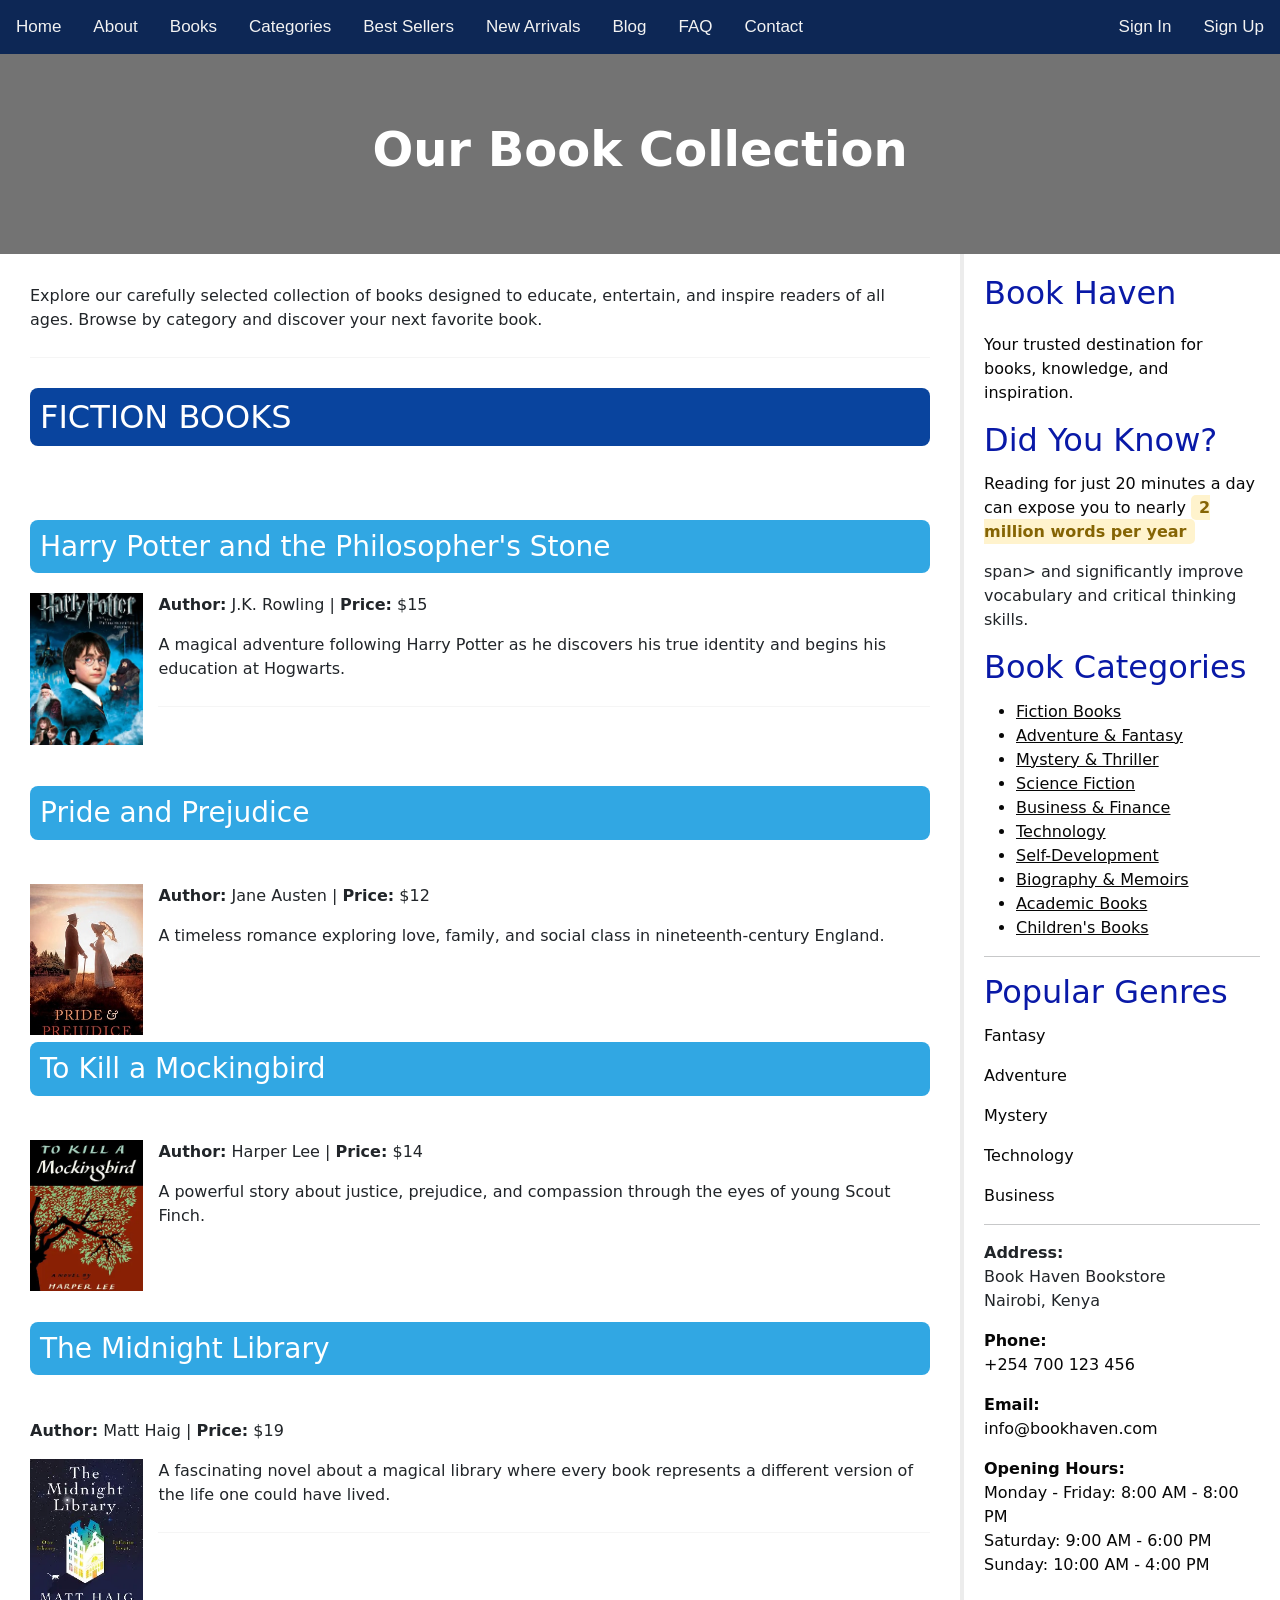
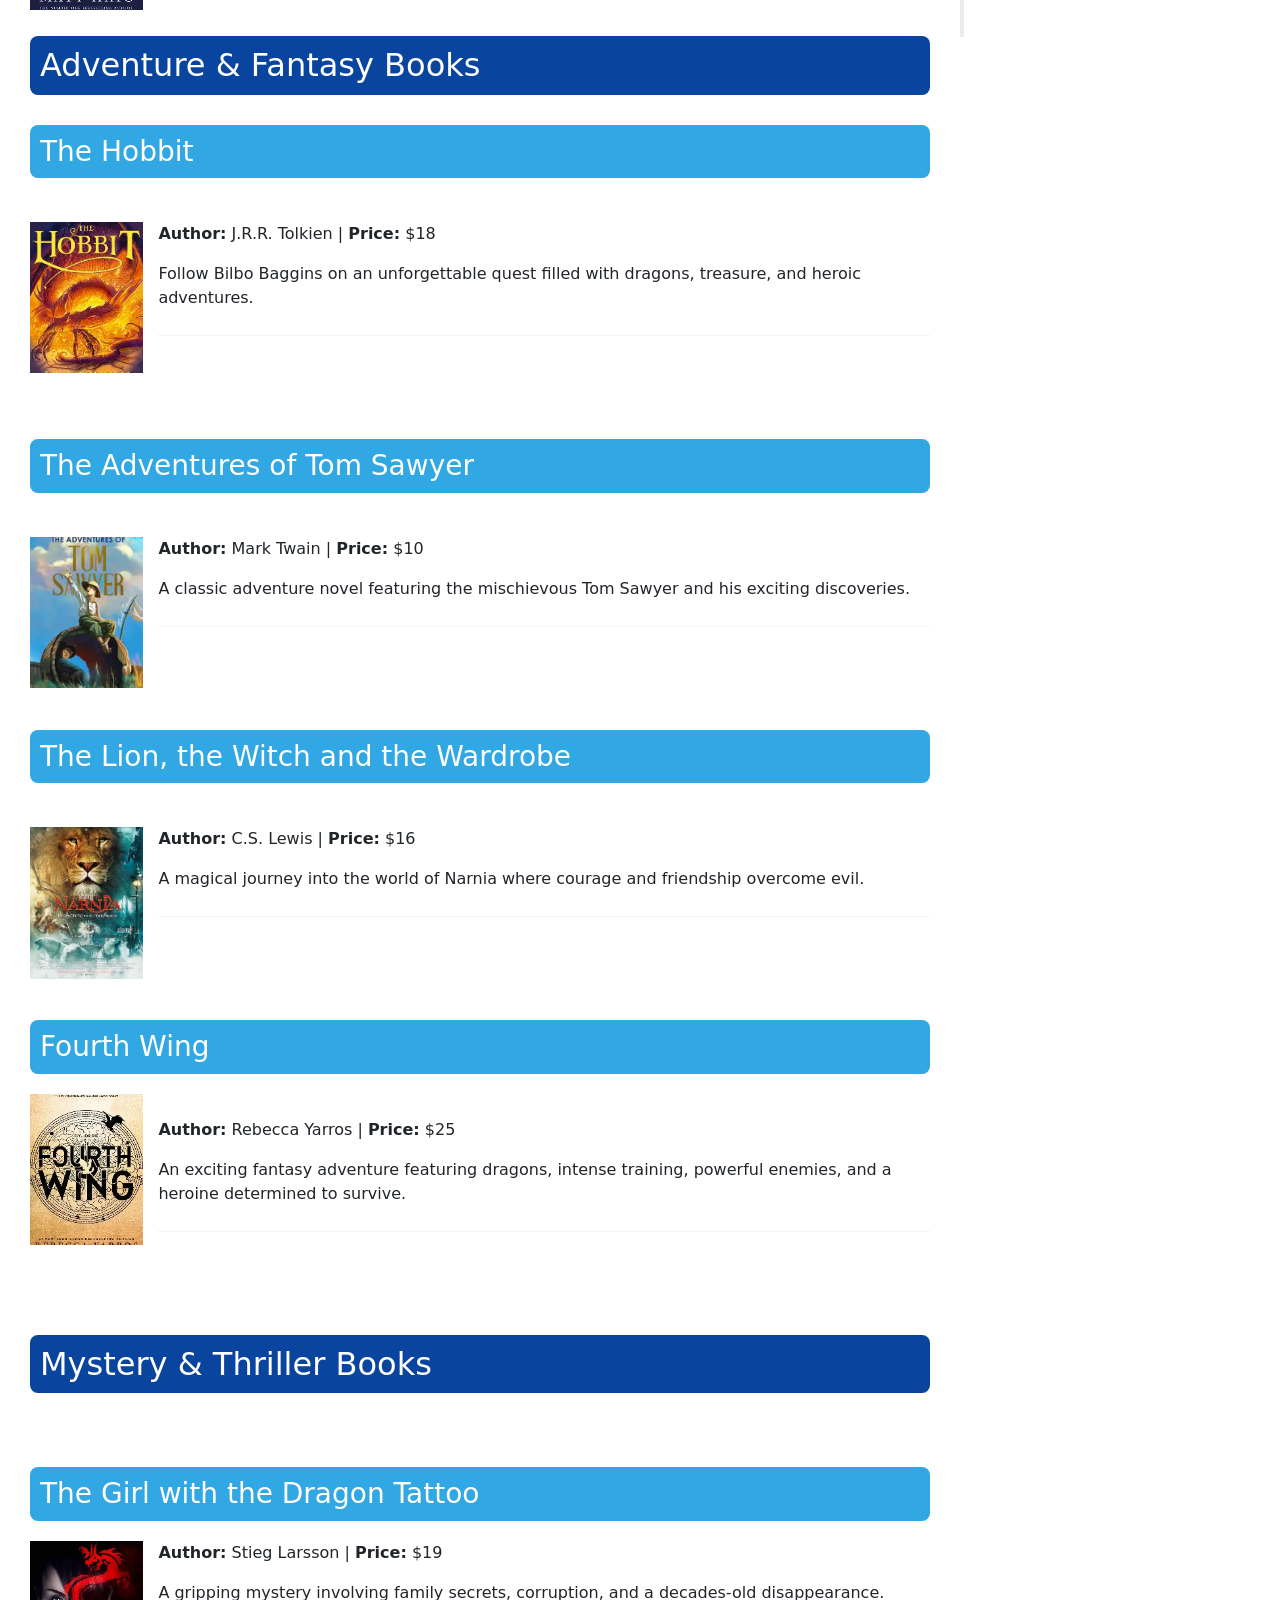
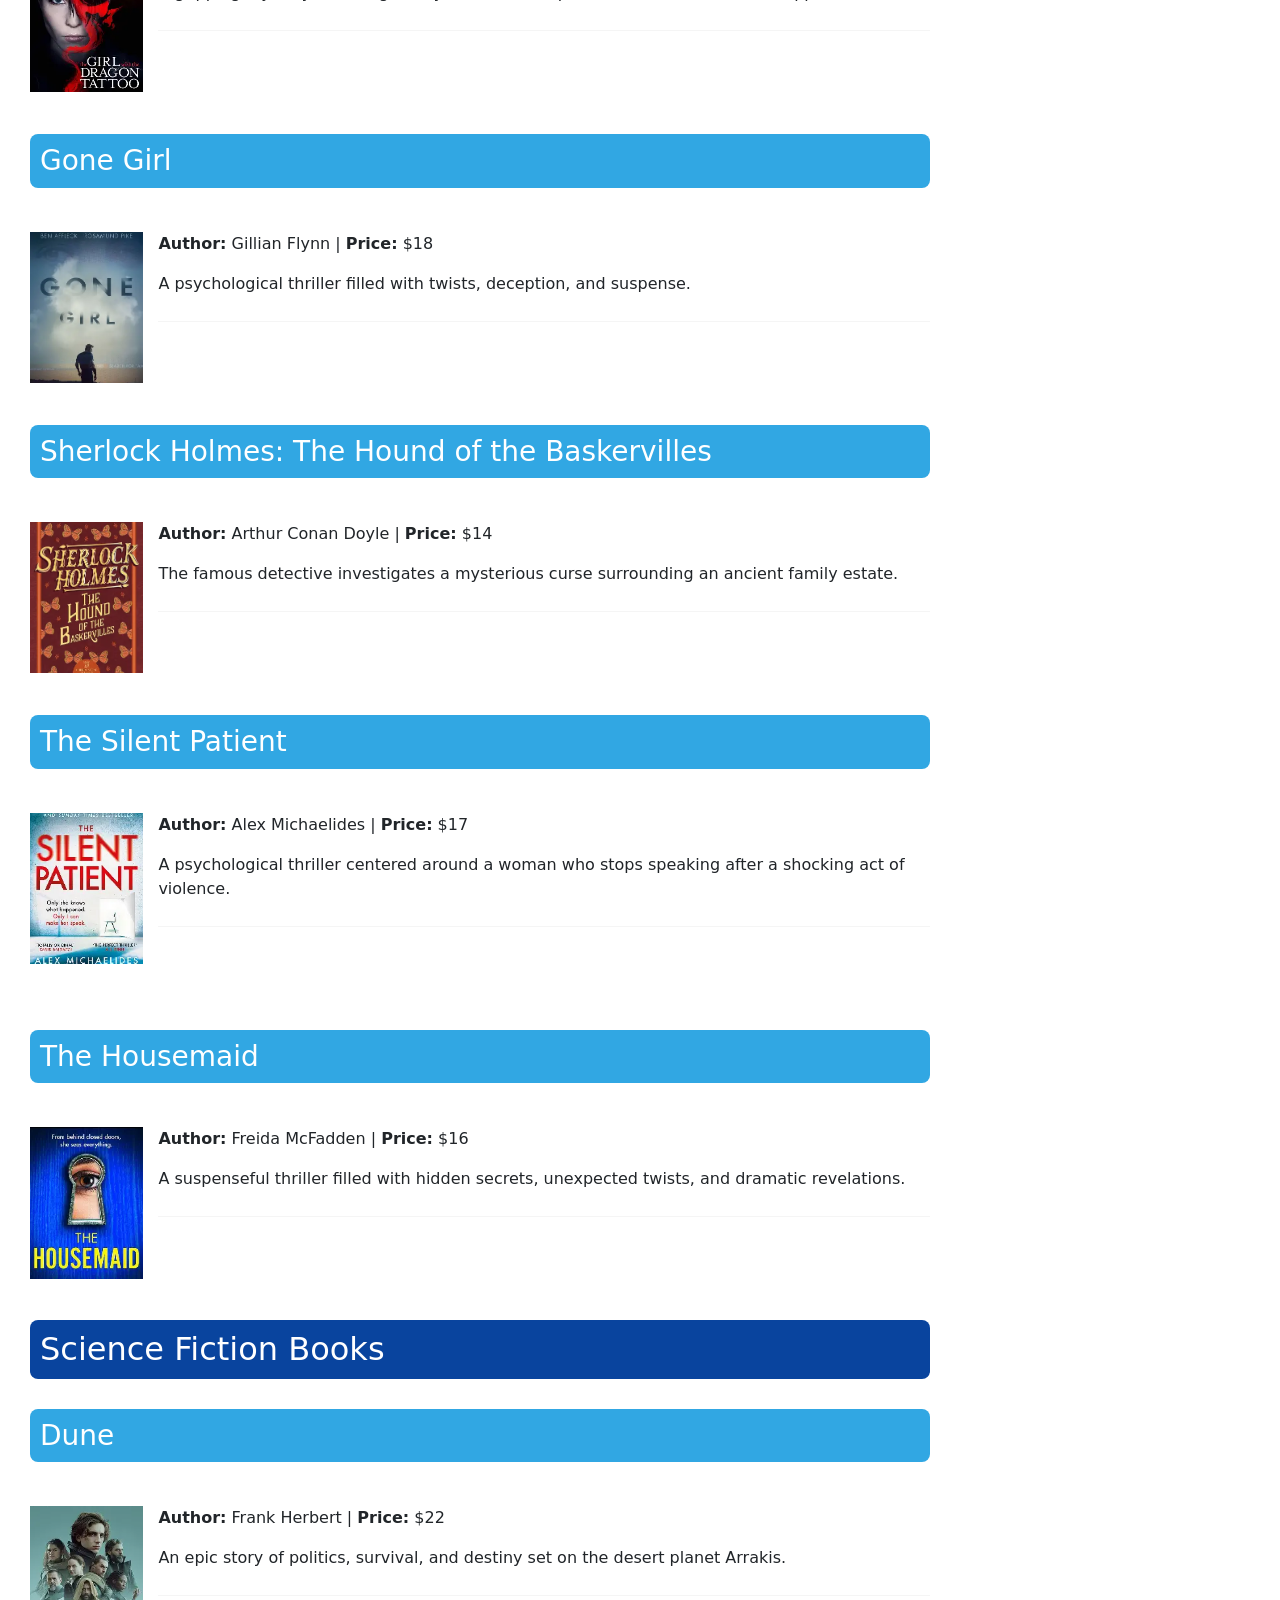
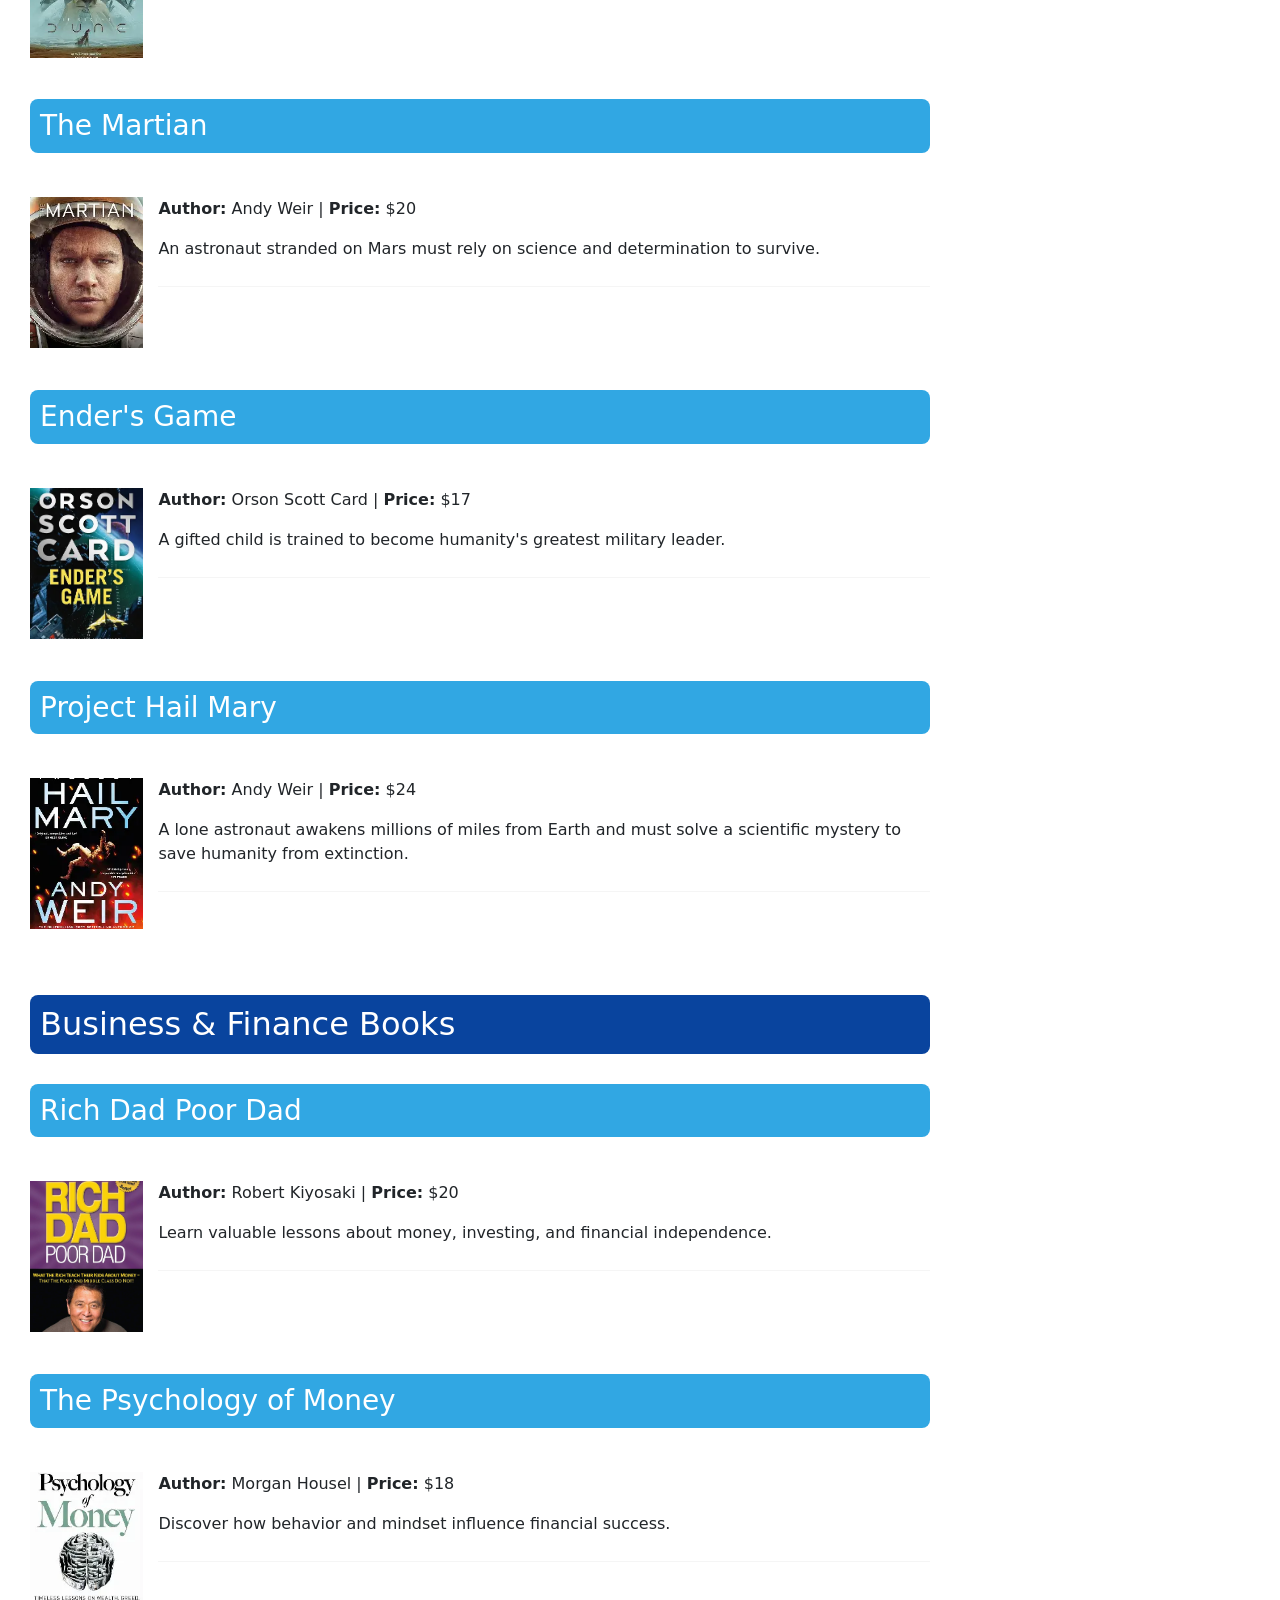
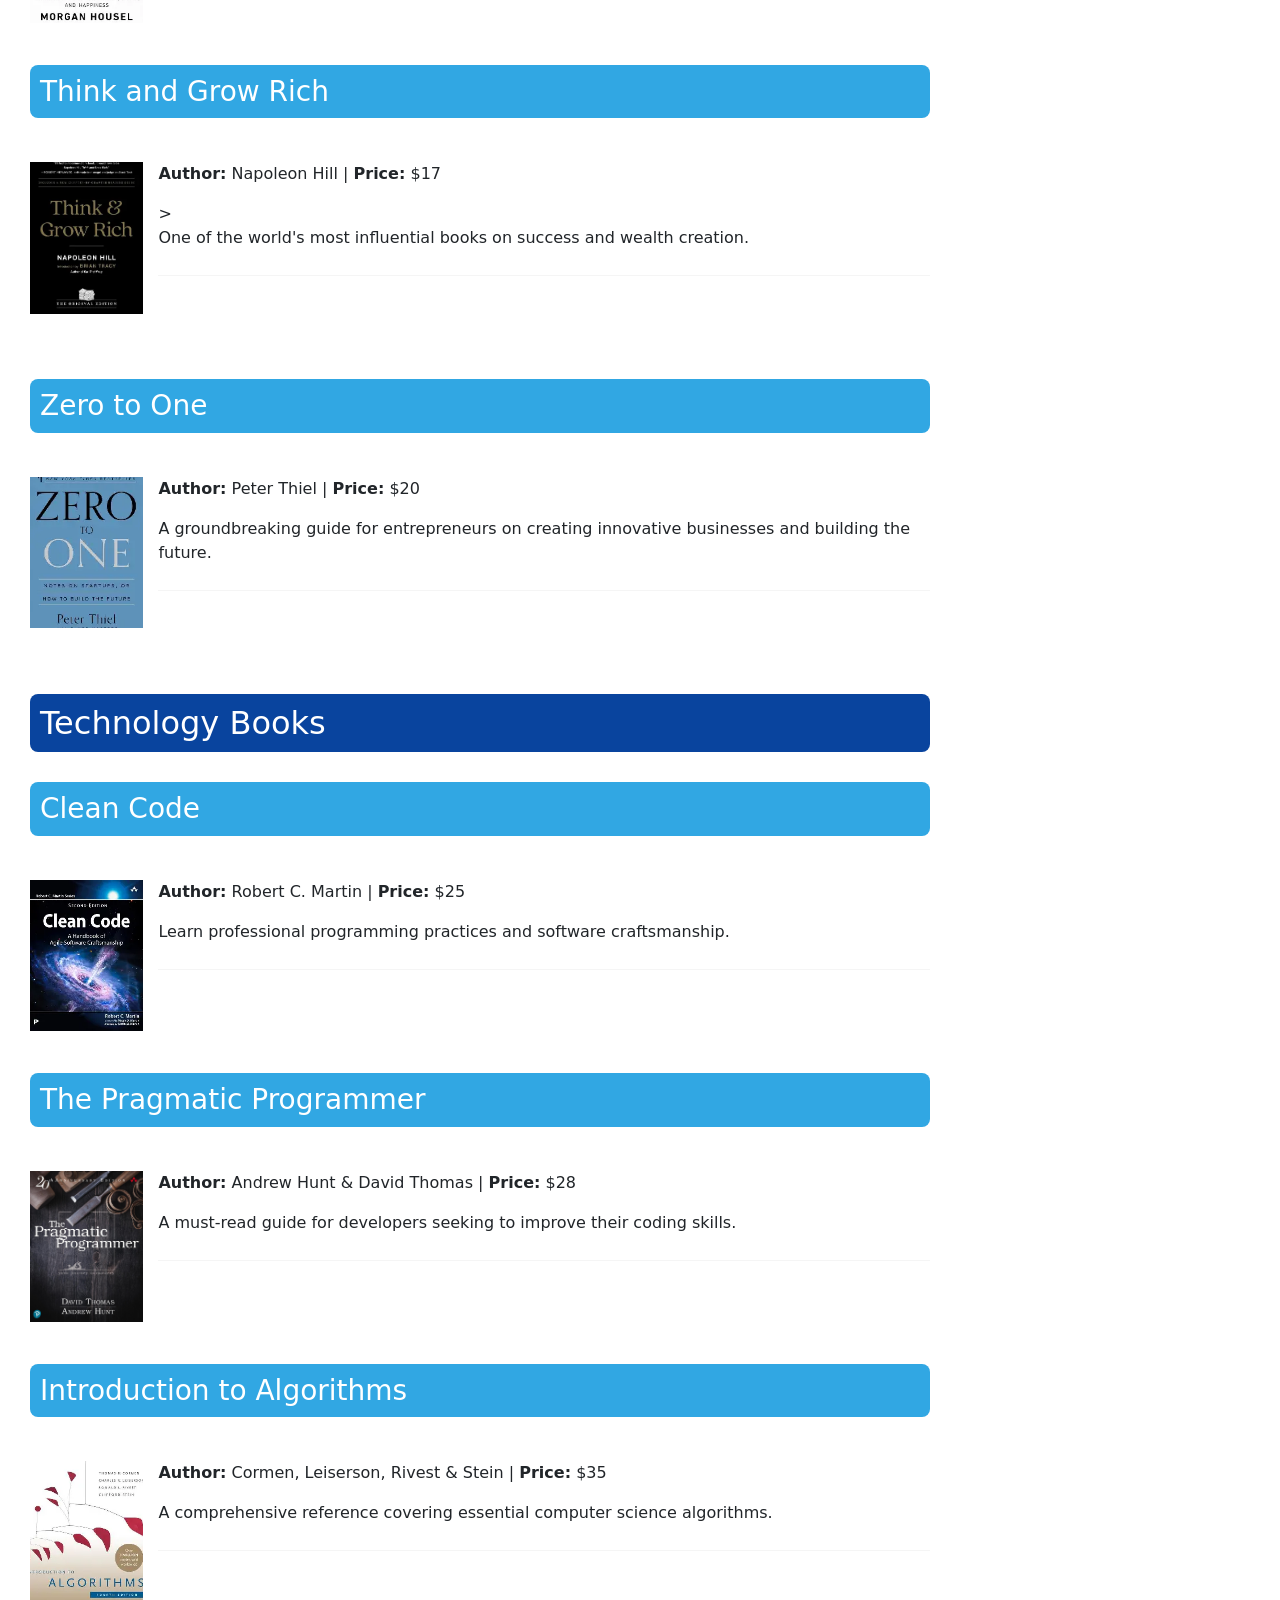
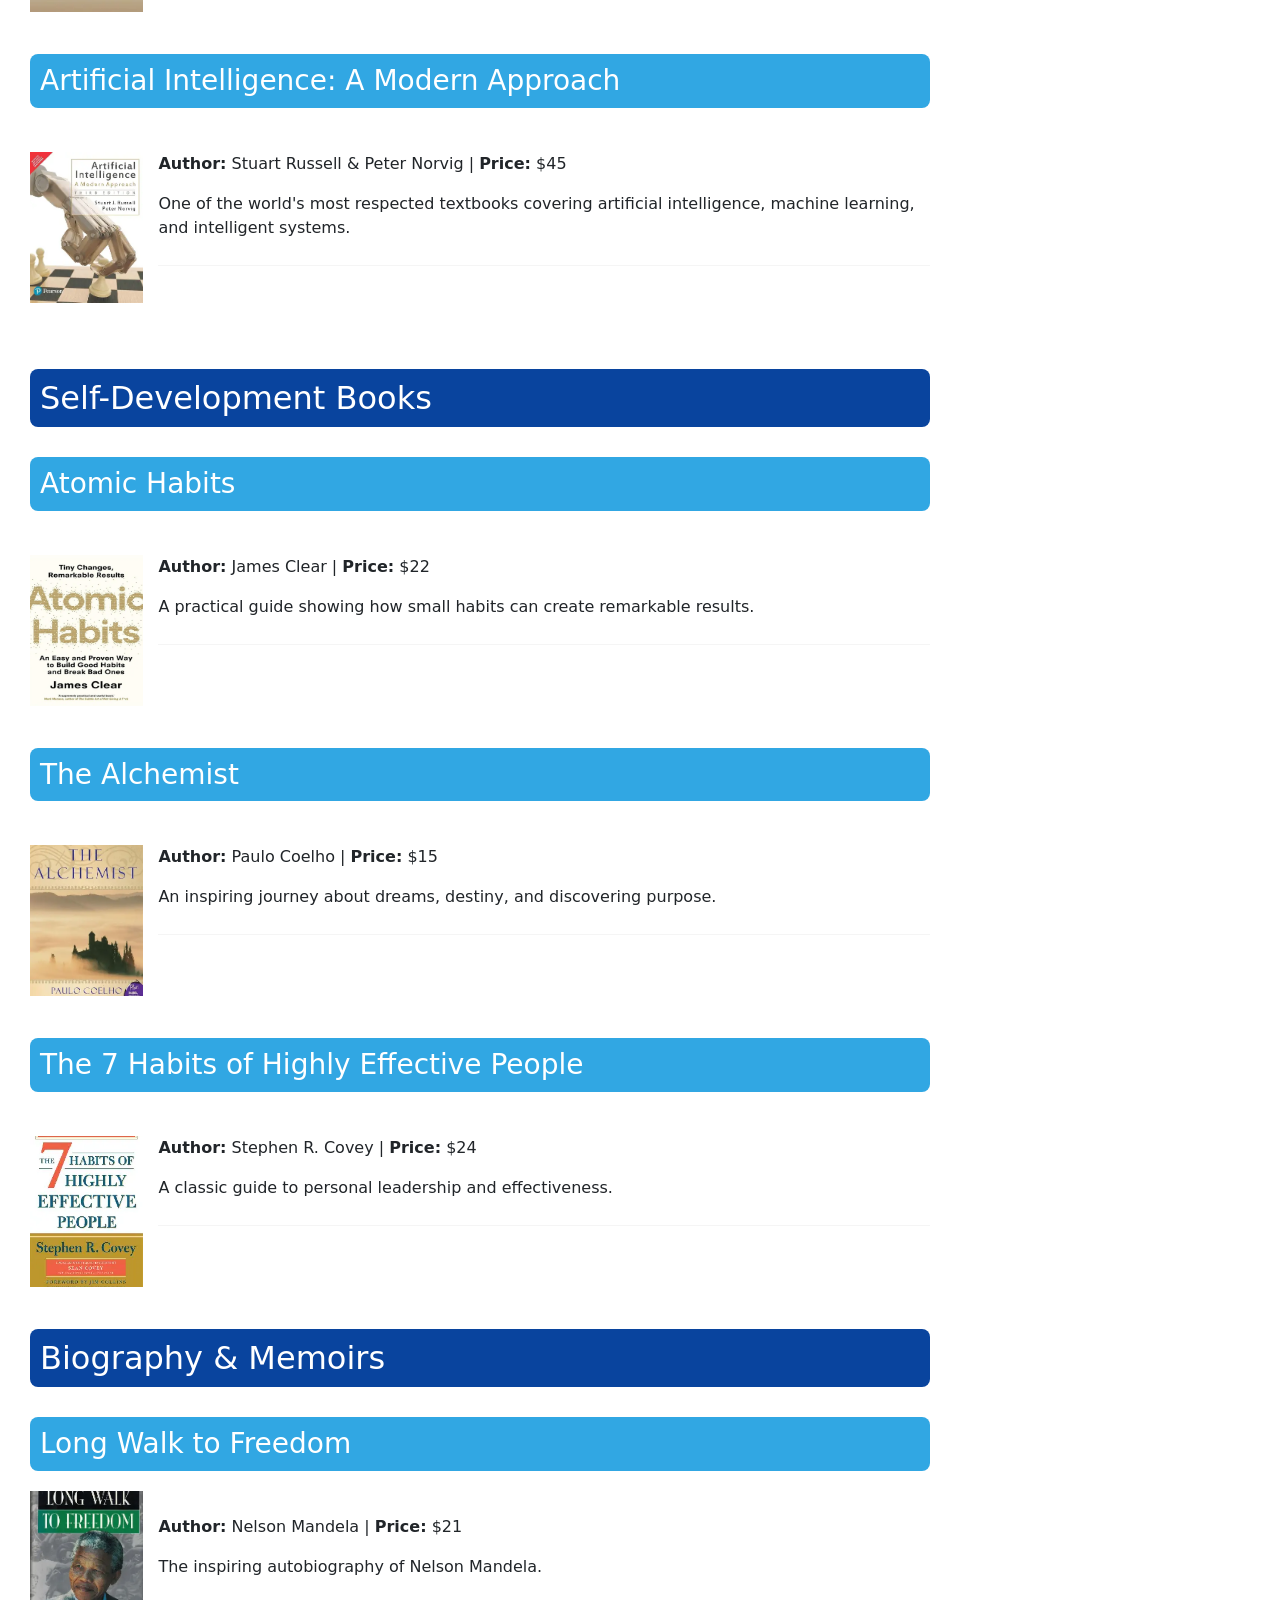
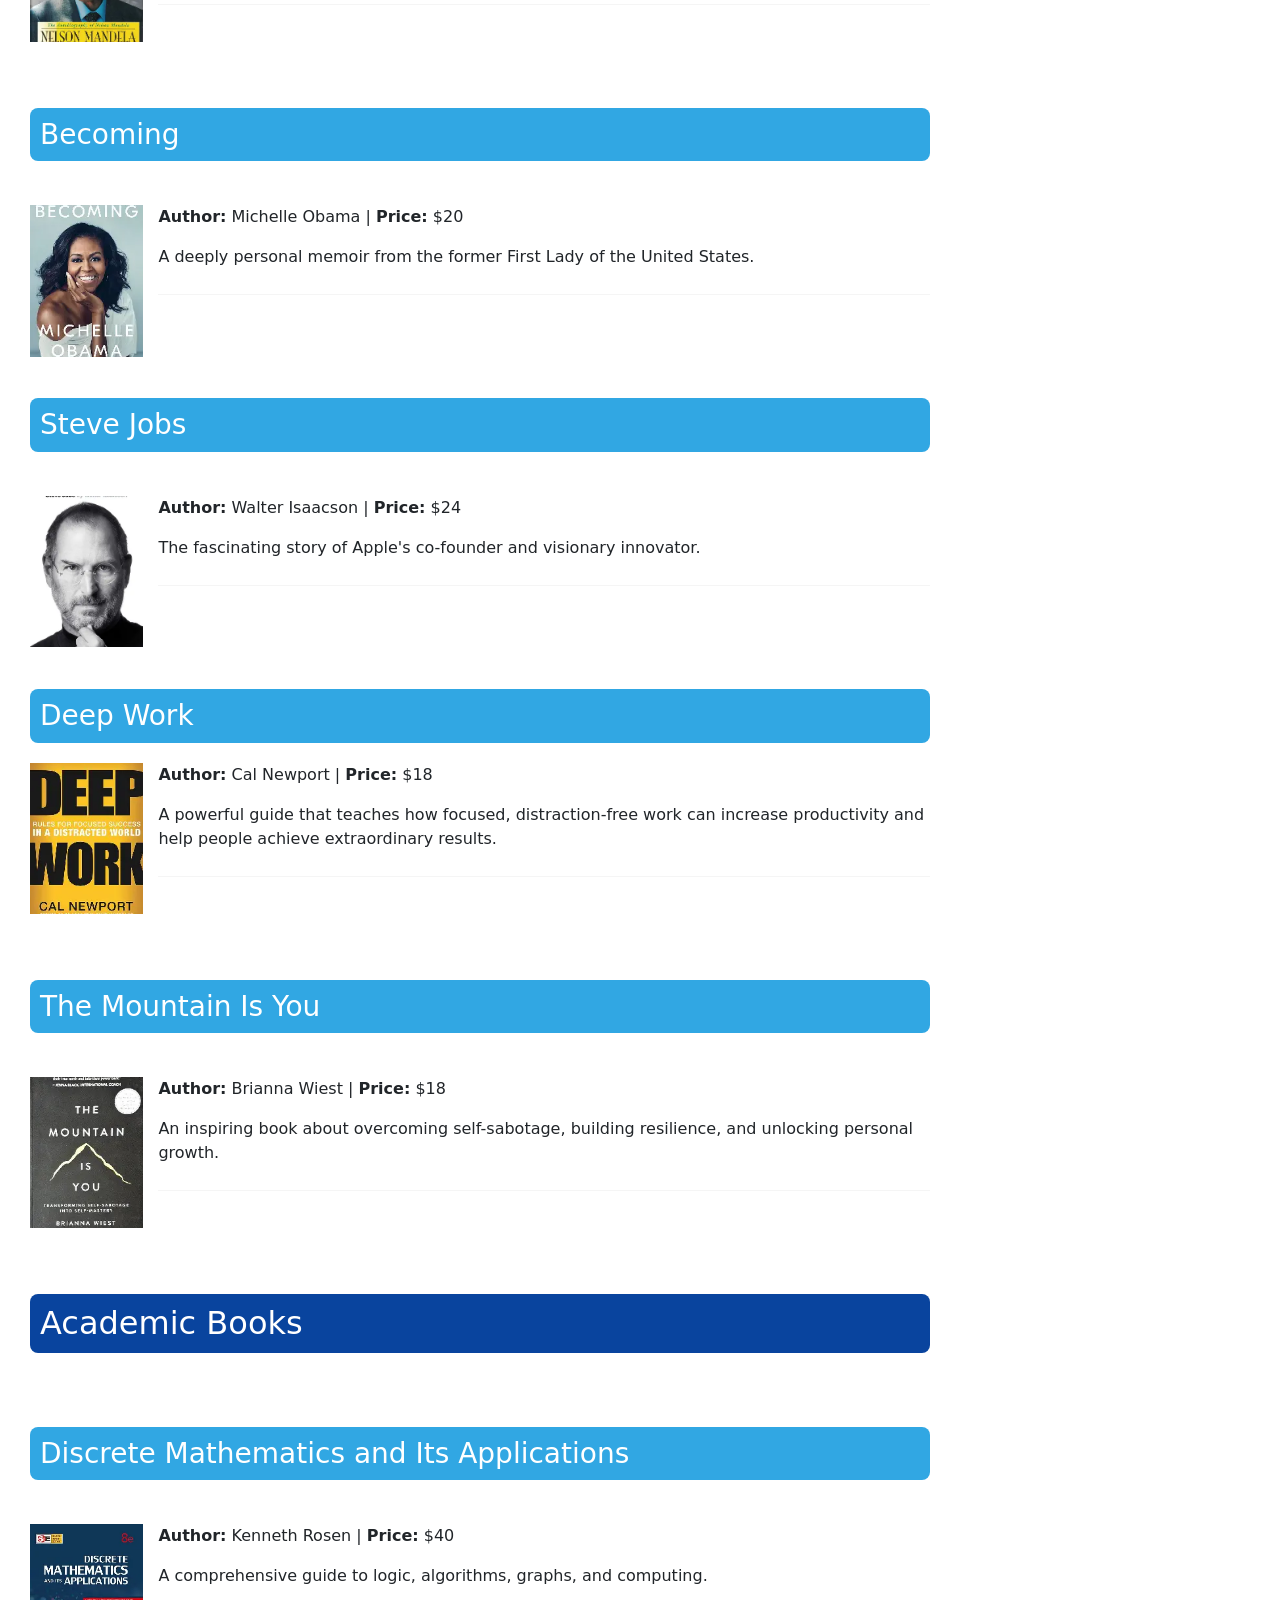
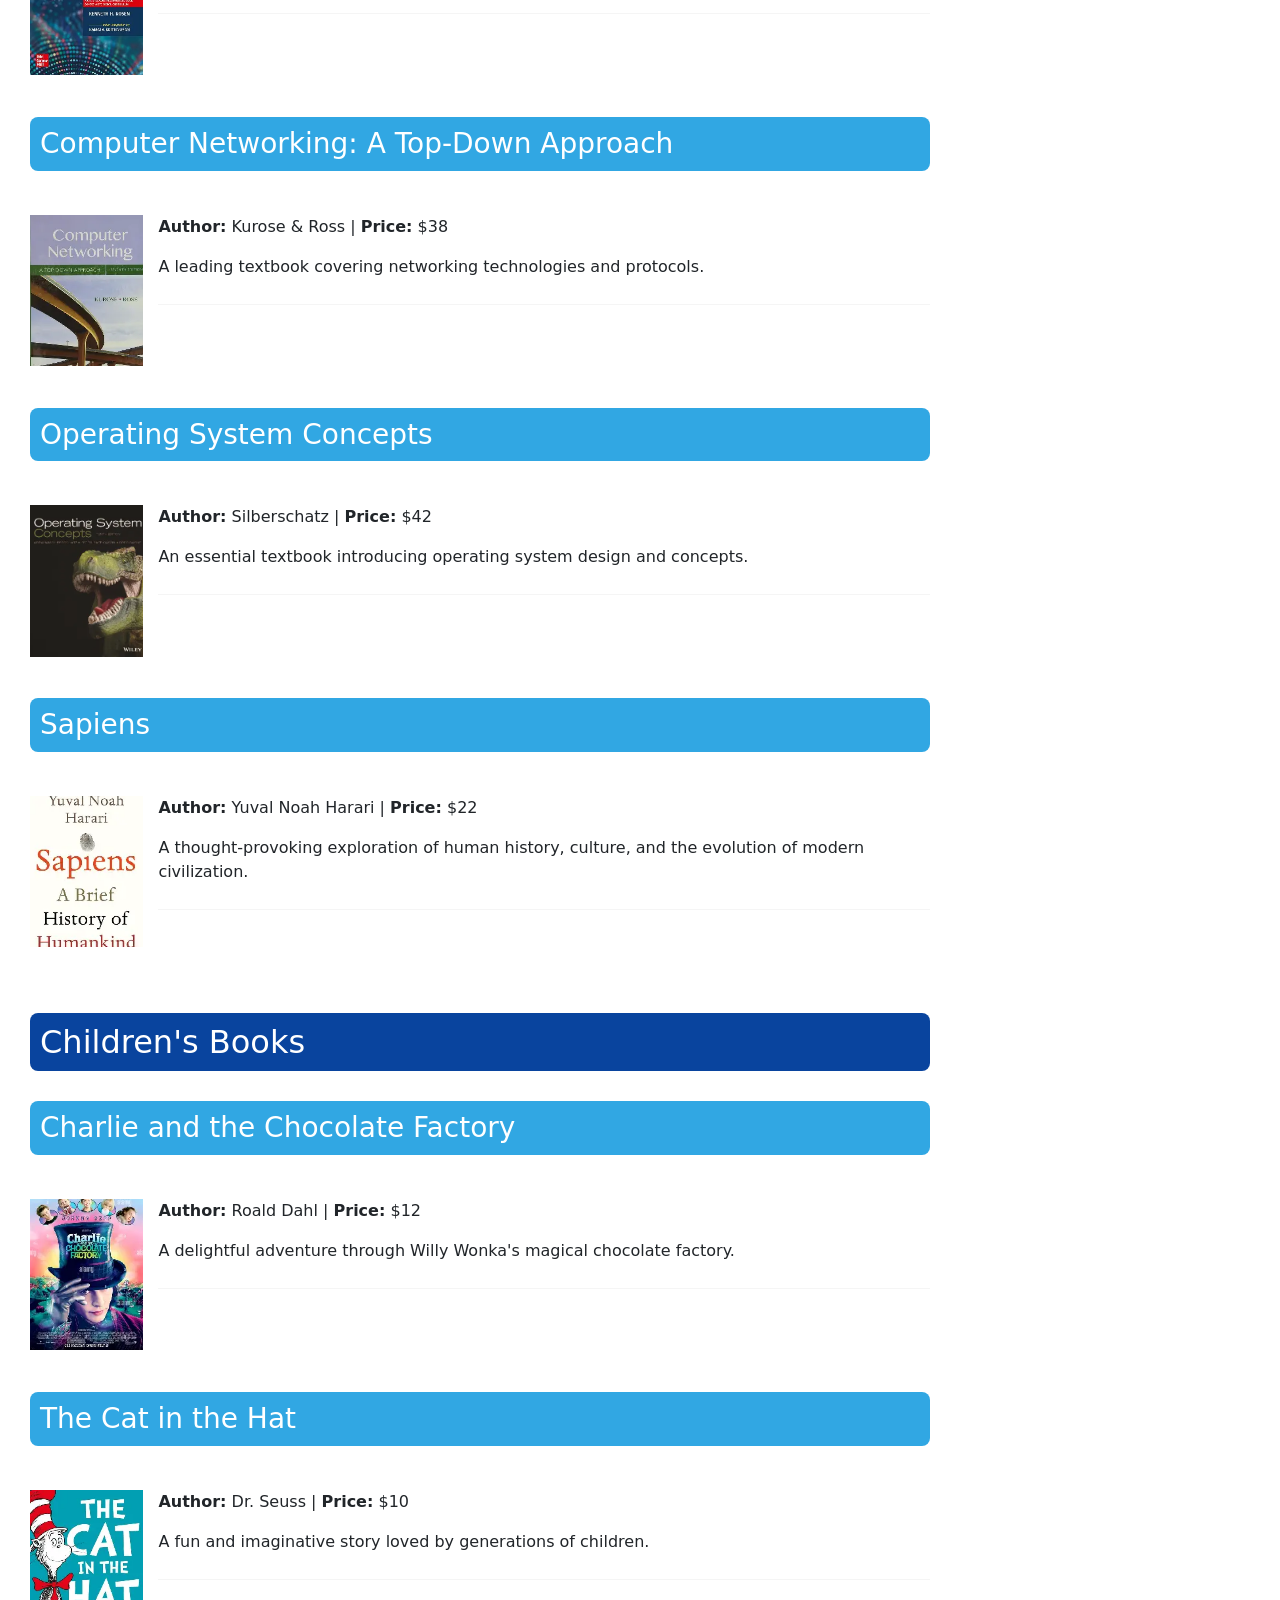
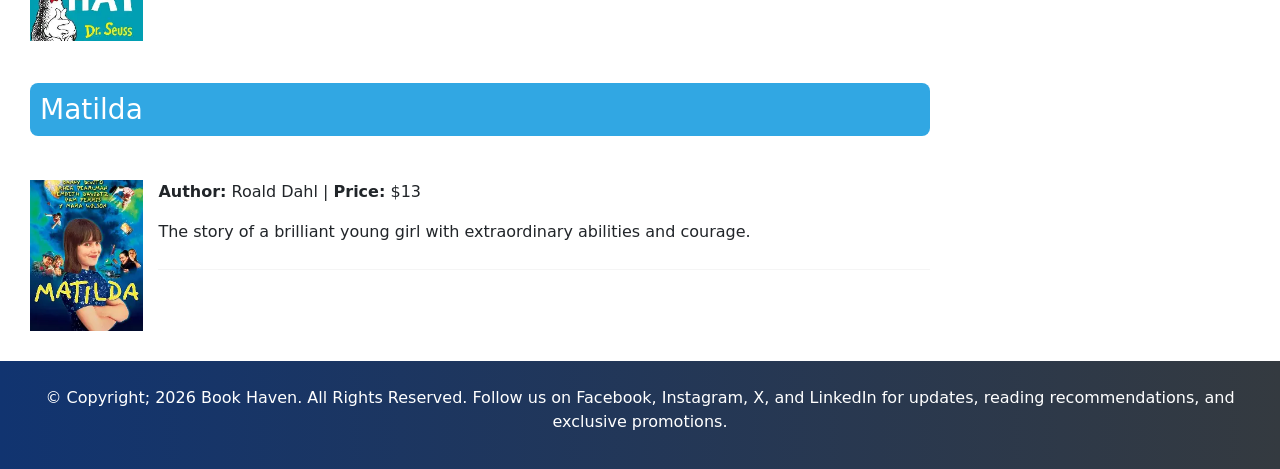
<file: books.html>
<!DOCTYPE html>
<html lang="en">
<head>
    <meta charset="UTF-8">
    <meta name="viewport" content="width=device-width, initial-scale=1.0">
    <title>Books - Book Haven</title>
     <link rel="stylesheet" href="design.css">
    <link href="https://cdn.jsdelivr.net/npm/bootstrap@5.3.7/dist/css/bootstrap.min.css" rel="stylesheet">
  
</head>
<body>

<div class="topnav">
    <a href="index.html">Home</a>
    <a href="about.html">About</a>
    <a href="books.html">Books</a>
    <a href="categories.html">Categories</a>
    <a href="best sellers.html">Best Sellers</a>
    <a href="new arrivals.html">New Arrivals</a>
    <a href="blogs.html">Blog</a>
    <a href="FAQ.html">FAQ</a>
    <a href="contact us.html">Contact</a>
     <div class="topnav-right">
        <a href="signup.html">Sign Up</a>
        <a href="sining.html">Sign In </a>
    </div>

</div>
 


<div class="banner">
<h1>Our Book Collection</h1>
</div>
<div class="content">


<p>
Explore our carefully selected collection of books designed to educate, entertain, and inspire readers of all ages. Browse by category and discover your next favorite book.
</p>

<hr>

<!-- FICTION -->

<h2 id="fiction">FICTION BOOKS</h2>
<br>

<h3 id="harry-potter">Harry Potter and the Philosopher's Stone</h3>
<img src="images.project/harry potter.webp" width="300">
<p><b>Author:</b> J.K. Rowling | <b>Price:</b> $15</p>
<p>A magical adventure following Harry Potter as he discovers his true identity and begins his education at Hogwarts.</p>

<hr>
<br>

<h3 id="pride-prejudice">Pride and Prejudice</h3>
<br>
<img src="images.project/PrideAndPrejudice.jpg" width="300">
<p><b>Author:</b> Jane Austen | <b>Price:</b> $12</p>
<p>A timeless romance exploring love, family, and social class in nineteenth-century England.</p>


<br>
<br>

<h3 id="mockingbird">To Kill a Mockingbird</h3>
<br>
<img src="images.project/mockingbird.webp" width="300">
<p><b>Author:</b> Harper Lee | <b>Price:</b> $14</p>
<p>A powerful story about justice, prejudice, and compassion through the eyes of young Scout Finch.</p>


<br>
<br>

<h3 id="midnight-library">The Midnight Library</h3>
<br>
<p><b>Author:</b> Matt Haig | <b>Price:</b> $19</p>
<img src="images.project/TheMidnigntLibrary.webp" width="300">
<p>
A fascinating novel about a magical library where every book represents
a different version of the life one could have lived.
</p>

<hr>
<br>
<br>

<!-- ADVENTURE & FANTASY -->

<h2 id="fantasy">Adventure &amp; Fantasy Books</h2>

<h3 id="hobbit">The Hobbit</h3>
<br>
<img src="images.project/the hobbit.webp" width="300">
<p><b>Author:</b> J.R.R. Tolkien | <b>Price:</b> $18</p>
<p>Follow Bilbo Baggins on an unforgettable quest filled with dragons, treasure, and heroic adventures.</p>

<hr>
<br>
<br>
<h3 id="tom-sawyer">The Adventures of Tom Sawyer</h3>
<br>
<img src="images.project/the adventure of Tom sawyer.webp" width="300">
<p><b>Author:</b> Mark Twain | <b>Price:</b> $10</p>
<p>A classic adventure novel featuring the mischievous Tom Sawyer and his exciting discoveries.</p>

<hr>
<br>
<br>
<h3 id="narnia">The Lion, the Witch and the Wardrobe</h3>
<br>
<img src="images.project/the lion , the witch or the wardrobe.webp" width="300">
<p><b>Author:</b> C.S. Lewis | <b>Price:</b> $16</p>
<p>A magical journey into the world of Narnia where courage and friendship overcome evil.</p>

<hr>
<br>
<br>
<h3 id="fourth-wing">Fourth Wing</h3>
<img src="images.project/FourthWing.webp" width="300">
<br>
<p><b>Author:</b> Rebecca Yarros | <b>Price:</b> $25</p>
<p>
An exciting fantasy adventure featuring dragons, intense training, powerful enemies, and a heroine determined to survive.
</p>

<hr>
<br>
<br>

<!-- MYSTERY & THRILLER -->

<h2 id="mystery">Mystery &amp; Thriller Books</h2>
<br>

<h3 id="dragon-tattoo">The Girl with the Dragon Tattoo</h3>
<img src="images.project/dragonTattoo.webp" width="300">
<p><b>Author:</b> Stieg Larsson | <b>Price:</b> $19</p>
<p>A gripping mystery involving family secrets, corruption, and a decades-old disappearance.</p>

<hr>
<br>
<br>

<h3 id="gone-girl">Gone Girl</h3>
<br>
<img src="images.project/goneGirl.webp" width="300">
<p><b>Author:</b> Gillian Flynn | <b>Price:</b> $18</p>
<p>A psychological thriller filled with twists, deception, and suspense.</p>

<hr>
<br>
<br>

<h3 id="hound-baskervilles">Sherlock Holmes: The Hound of the Baskervilles</h3>
<br>
<img src="images.project/SherlockHolmes.webp" width="300">

<p><b>Author:</b> Arthur Conan Doyle | <b>Price:</b> $14</p>
<p>The famous detective investigates a mysterious curse surrounding an ancient family estate.</p>

<hr>
<br>
<br>

<h3 id="silent-patient">The Silent Patient</h3>
<br>
<img src="images.project/SilentPatient.webp" width="300">
<p><b>Author:</b> Alex Michaelides | <b>Price:</b> $17</p>
<p>
A psychological thriller centered around a woman who stops speaking after a shocking act of violence.
 </p>

<hr>
<br>
<br>

<h3 id="housemaid">The Housemaid</h3>
<br>
<img src="images.project/housemaid.webp" width="300">
<p><b>Author:</b> Freida McFadden | <b>Price:</b> $16</p>
<p>
A suspenseful thriller filled with hidden secrets, unexpected twists, and dramatic revelations.
</p>

<hr>
<br>
<br>
<!-- SCIENCE FICTION -->

<h2 id="science">Science Fiction Books</h2>

<h3 id="dune">Dune</h3>
<br>
<img src="images.project/Dune.webp" width="300">
<p><b>Author:</b> Frank Herbert | <b>Price:</b> $22</p>
<p>An epic story of politics, survival, and destiny set on the desert planet Arrakis.</p>

<hr>
<br>
<br>

<h3 id="martian">The Martian</h3>
<br>
<img src="images.project/TheMartian.webp" width="300">
<p><b>Author:</b> Andy Weir | <b>Price:</b> $20</p>
<p>An astronaut stranded on Mars must rely on science and determination to survive.</p>

<hr>
<br>
<br>

<h3 id="enders-game">Ender's Game</h3>
<br>
<img src="images.project/Ender's Game.webp" width="300">
<p><b>Author:</b> Orson Scott Card | <b>Price:</b> $17</p>
<p>A gifted child is trained to become humanity's greatest military leader.</p>

<hr>
<br>
<br>

<h3 id="project-hail-mary">Project Hail Mary</h3>
<br>
<img src="images.project/HailMary.webp" width="300">
<p><b>Author:</b> Andy Weir | <b>Price:</b> $24</p>
<p>
A lone astronaut awakens millions of miles from Earth and must solve a scientific mystery to save humanity from extinction. </p>

<hr>
<br>
<br>

<!-- BUSINESS & FINANCE -->

<h2 id="business">Business &amp; Finance Books</h2>


<h3 id="rich-dad">Rich Dad Poor Dad</h3>
<br>
<img src="images.project/Poor dad rich dad - Copy.jpg" width="300">
<p><b>Author:</b> Robert Kiyosaki | <b>Price:</b> $20</p>
<p>Learn valuable lessons about money, investing, and financial independence.</p>

<hr>
<br>
<br>

<h3 id="psychology-money">The Psychology of Money</h3>
<br>
<img src="images.project/PsychologyOfMoney.webp" width="300">

<p><b>Author:</b> Morgan Housel | <b>Price:</b> $18</p>
<p>Discover how behavior and mindset influence financial success.</p>

<hr>
<br>
<br>

<h3 id="think-grow-rich">Think and Grow Rich</h3>
<br>
<img src="images.project/ThinkAndGrowRich.webp" width="300">
<p><b>Author:</b> Napoleon Hill | <b>Price:</b> $17</p>>
<p>One of the world's most influential books on success and wealth creation.</p>

<hr>
<br>
<br>
<h3 id="zero-to-one">Zero to One</h3>
<br>
<img src="images.project/ZeroToOne.webp" width="300">
<p><b>Author:</b> Peter Thiel | <b>Price:</b> $20</p>
<p>
A groundbreaking guide for entrepreneurs on creating innovative businesses and building the future.
</p>

<hr>
<br>
<br>
<!-- TECHNOLOGY -->

<h2 id="technology">Technology Books</h2>

<h3>Clean Code</h3>
<br>
<img src="images.project/code clean.webp" width="300">
<p><b>Author:</b> Robert C. Martin | <b>Price:</b> $25</p>
<p>Learn professional programming practices and software craftsmanship.</p>

<hr>
<br>
<br>

<h3 id="pragmatic-programmer">The Pragmatic Programmer</h3>
<br>
<img src="images.project/the pragmatic programmer.jpg" width="300">
<p><b>Author:</b> Andrew Hunt & David Thomas | <b>Price:</b> $28</p>
<p>A must-read guide for developers seeking to improve their coding skills.</p>

<hr>
<br>
<br>

<h3 id="algorithms">Introduction to Algorithms</h3>
<br>
<img src="images.project/algorithms.webp" width="300">
<p><b>Author:</b> Cormen, Leiserson, Rivest & Stein | <b>Price:</b> $35</p>
<p>A comprehensive reference covering essential computer science algorithms.</p>

<hr>
<br>
<br>
<h3 id="ai-modern-approach">Artificial Intelligence: A Modern Approach</h3>
<br>
<img src="images.project/Ai approach.webp" width="300">
<p><b>Author:</b> Stuart Russell & Peter Norvig | <b>Price:</b> $45</p>
<p>
One of the world's most respected textbooks covering artificial intelligence, machine learning, and intelligent systems.
</p>

<hr>
<br>
<br>

<!-- SELF-DEVELOPMENT -->

<h2 id="development">Self-Development Books</h2>

<h3 id="atomic-habits">Atomic Habits</h3>
<br>
<img src="images.project/atomic habit.webp" width="300">
<p><b>Author:</b> James Clear | <b>Price:</b> $22</p>
<p>A practical guide showing how small habits can create remarkable results.</p>

<hr>
<br>
<br>

<h3 id="alchemist">The Alchemist</h3>
<br>
<img src="images.project/the alchemist.webp" width="300">
<p><b>Author:</b> Paulo Coelho | <b>Price:</b> $15</p>
<p>An inspiring journey about dreams, destiny, and discovering purpose.</p>

<hr>
<br>
<br>

<h3 id="seven-habits">The 7 Habits of Highly Effective People</h3>
<br>
<img src="images.project/SevenHabits.webp" width="300">
<p><b>Author:</b> Stephen R. Covey | <b>Price:</b> $24</p>
<p>A classic guide to personal leadership and effectiveness.</p>

<hr>
<br>
<br>

<!-- Biography--> 

<h2 id="biography">Biography &amp; Memoirs</h2>


<h3 id="mandela">Long Walk to Freedom</h3>
<img src="images.project/mandela.webp" width="300">
<br>
<p><b>Author:</b> Nelson Mandela | <b>Price:</b> $21</p>
<p>The inspiring autobiography of Nelson Mandela.</p>

<hr>
<br>
<br>

<h3 id="becoming">Becoming</h3>
<br>
<img src="images.project/Becoming.webp" width="300">

<p><b>Author:</b> Michelle Obama | <b>Price:</b> $20</p>
<p>A deeply personal memoir from the former First Lady of the United States.</p>

<hr>
<br>
<br>

<h3 id="steve-jobs">Steve Jobs</h3>
<br>
<img src="images.project/SteeveJobs.webp" width="300">
<p><b>Author:</b> Walter Isaacson | <b>Price:</b> $24</p>
<p>The fascinating story of Apple's co-founder and visionary innovator.</p>

<hr>
<br>
<br>
<h3 id="deep-work">Deep Work</h3>
<img src="images.project/DeepWork.webp" width="300">
<p><b>Author:</b> Cal Newport | <b>Price:</b> $18</p>
<p>
A powerful guide that teaches how focused, distraction-free work can increase productivity and help people achieve extraordinary results.
</p>

<hr>
<br>
<br>

<h3 id="mountain-is-you">The Mountain Is You</h3>
<br>
<img src="images.project/MountainIsYou.webp" width="300">
<p><b>Author:</b> Brianna Wiest | <b>Price:</b> $18</p>
<p>
An inspiring book about overcoming self-sabotage, building resilience, and unlocking personal growth.
</p>

<hr>
<br>
<br>
<!-- ACADEMIC -->
 <h2 id="academic">Academic Books</h2>
 <br>

<h3 id="discrete-math">Discrete Mathematics and Its Applications</h3>
<br>
<img src="images.project/Discrete Mathematics and Its Applications.webp" width="300">

<p><b>Author:</b> Kenneth Rosen | <b>Price:</b> $40</p>
<p>A comprehensive guide to logic, algorithms, graphs, and computing.</p>

<hr>
<br>
<br>

<h3 id="computer-networking">Computer Networking: A Top-Down Approach</h3>
<br>
<img src="images.project/networking.webp" width="300">

<p><b>Author:</b> Kurose & Ross | <b>Price:</b> $38</p>
<p>A leading textbook covering networking technologies and protocols.</p>

<hr>
<br>
<br>

<h3 id="operating-systems">Operating System Concepts</h3>
<br>
<img src="images.project/OSSystem.webp" width="300">
<p><b>Author:</b> Silberschatz | <b>Price:</b> $42</p>
<p>An essential textbook introducing operating system design and concepts.</p>

<hr>
<br>
<br>

<h3 id="sapiens">Sapiens</h3>
<br>
<img src="images.project/sapiens.webp" width="300">
<p><b>Author:</b> Yuval Noah Harari | <b>Price:</b> $22</p>
<p>
A thought-provoking exploration of human history, culture, and the
evolution of modern civilization.
</p>

<hr>
<br>
<br>
<h2 id="children">Children's Books</h2>

<h3 id="charlie-chocolate">Charlie and the Chocolate Factory</h3>
<br>
<img src="images.project/charlie.webp" width="300">
<p><b>Author:</b> Roald Dahl | <b>Price:</b> $12</p>
<p>A delightful adventure through Willy Wonka's magical chocolate factory.</p>

<hr>
<br>
<br>

<h3 id="cat-hat">The Cat in the Hat</h3>
<br>
<img src="images.project/catHat.webp" width="300">
<p><b>Author:</b> Dr. Seuss | <b>Price:</b> $10</p>
<p>A fun and imaginative story loved by generations of children.</p>

<hr>
<br>
<br>

<h3 id="matilda">Matilda</h3>
<br>
<img src="images.project/matilda.webp" width="300">
<p><b>Author:</b> Roald Dahl | <b>Price:</b> $13</p>
<p>The story of a brilliant young girl with extraordinary abilities and courage.</p>

<hr>


</div>



<div class="sidebar">
<h2>Book Haven</h2>
    <p><p>Your trusted destination for books, knowledge, and inspiration.</p></p>

    <h2>Did You Know?</h2>

    <p>
       Reading for just 20 minutes a day can expose you to
       nearly <span class="highlight">2 million words per year</p>span> and significantly
       improve vocabulary and critical thinking skills.
    </p>


<h2>Book Categories</h2>

<ul>
    <li><a href="#fiction">Fiction Books</a></li>
    <li><a href="#fantasy">Adventure & Fantasy</a></li>
    <li><a href="#mystery">Mystery & Thriller</a></li>
    <li><a href="#science">Science Fiction</a></li>
    <li><a href="#business">Business & Finance</a></li>
    <li><a href="#technology">Technology</a></li>
    <li><a href="#development">Self-Development</a></li>
    <li><a href="#biography">Biography & Memoirs</a></li>
    <li><a href="#academic">Academic Books</a></li>
    <li><a href="#children">Children's Books</a></li>
</ul>
<hr>

<h2>Popular Genres</h2>

<p>Fantasy</p>
<p>Adventure</p>
<p>Mystery</p>
<p>Technology</p>
<p>Business</p>

<hr>


    <strong>Address:</strong><br>
    Book Haven Bookstore<br>
    Nairobi, Kenya
    </p>

    <p>
    <strong>Phone:</strong><br>
    +254 700 123 456
    </p>

    <p>
    <strong>Email:</strong><br>
    info@bookhaven.com
    </p>

    <p>
    <strong>Opening Hours:</strong><br>
    Monday - Friday: 8:00 AM - 8:00 PM<br>
    Saturday: 9:00 AM - 6:00 PM<br>
     Sunday: 10:00 AM - 4:00 PM
   <br><br>

</div>

<div class="footer">
<p>
&copy Copyright; 2026 Book Haven. All Rights Reserved. Follow us on Facebook, Instagram, X, and LinkedIn for updates, reading recommendations, and exclusive promotions.
</div>


</body>
</html>
</file>
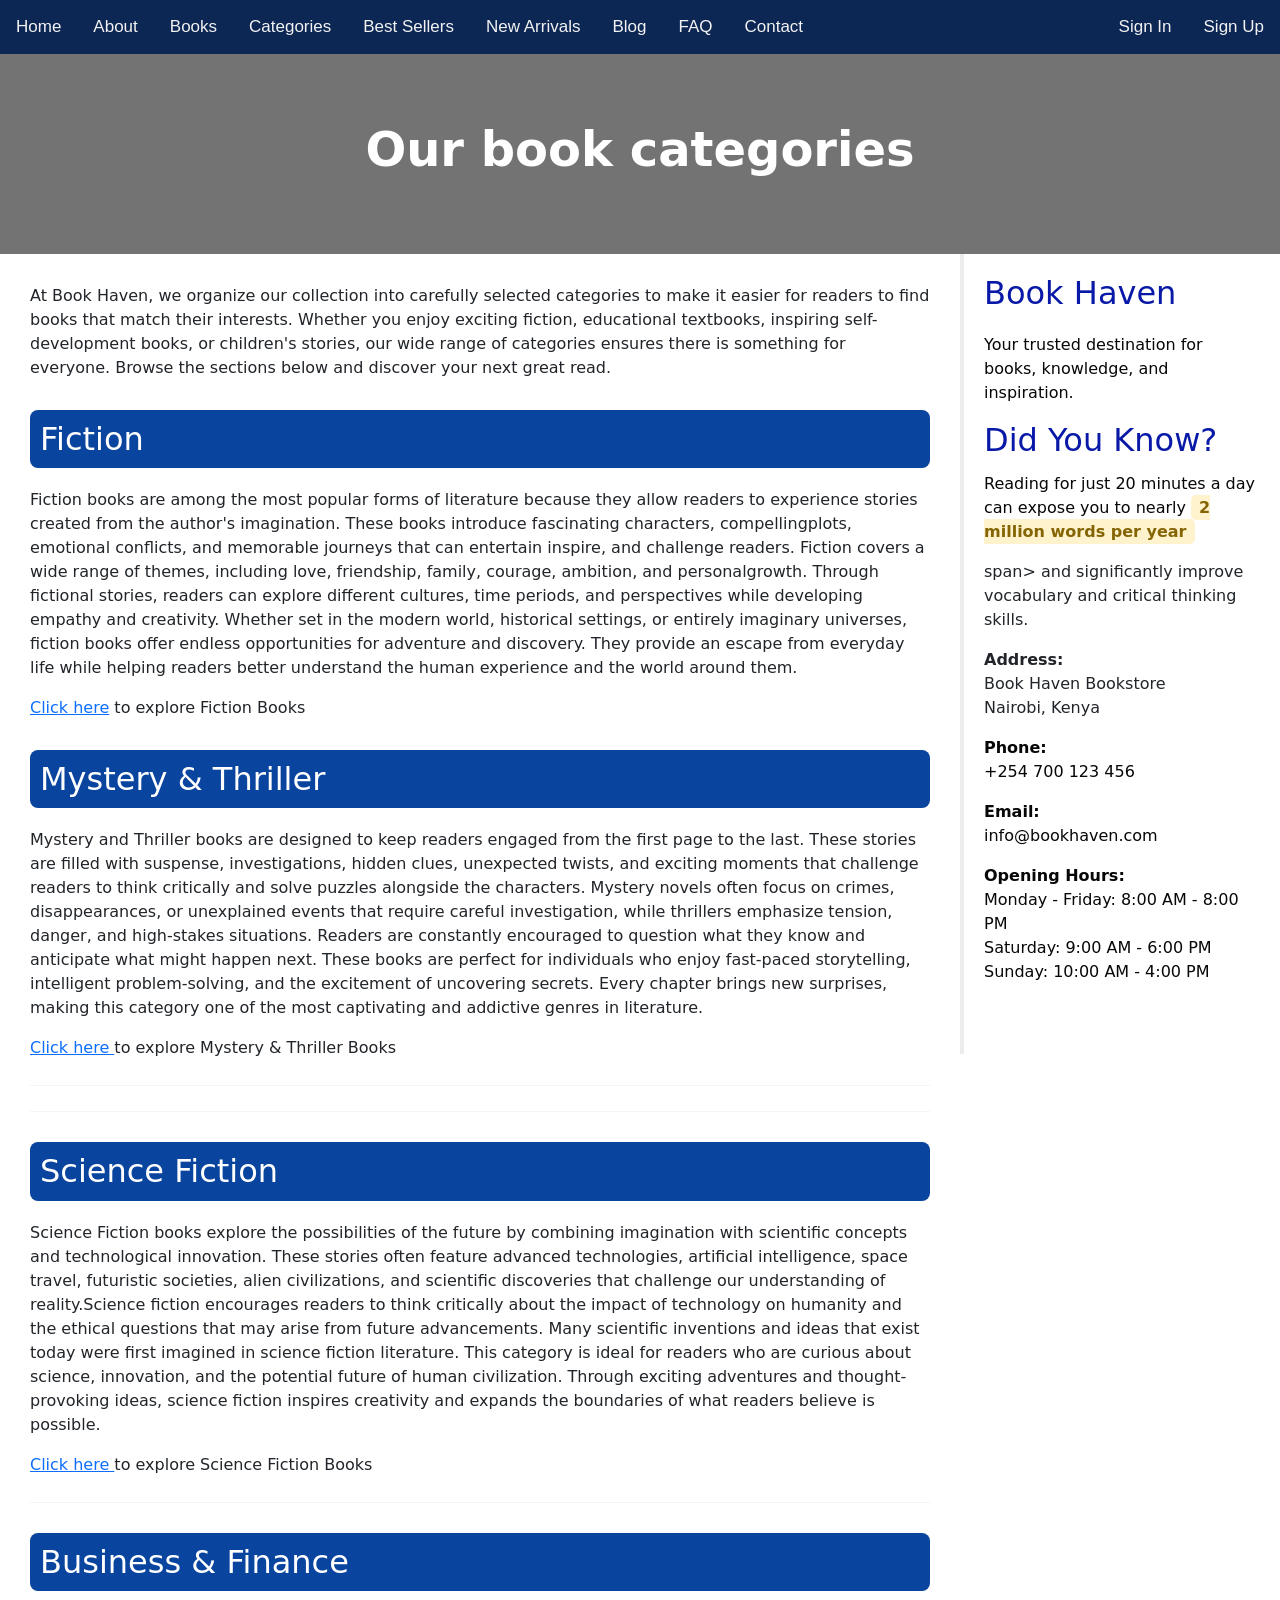
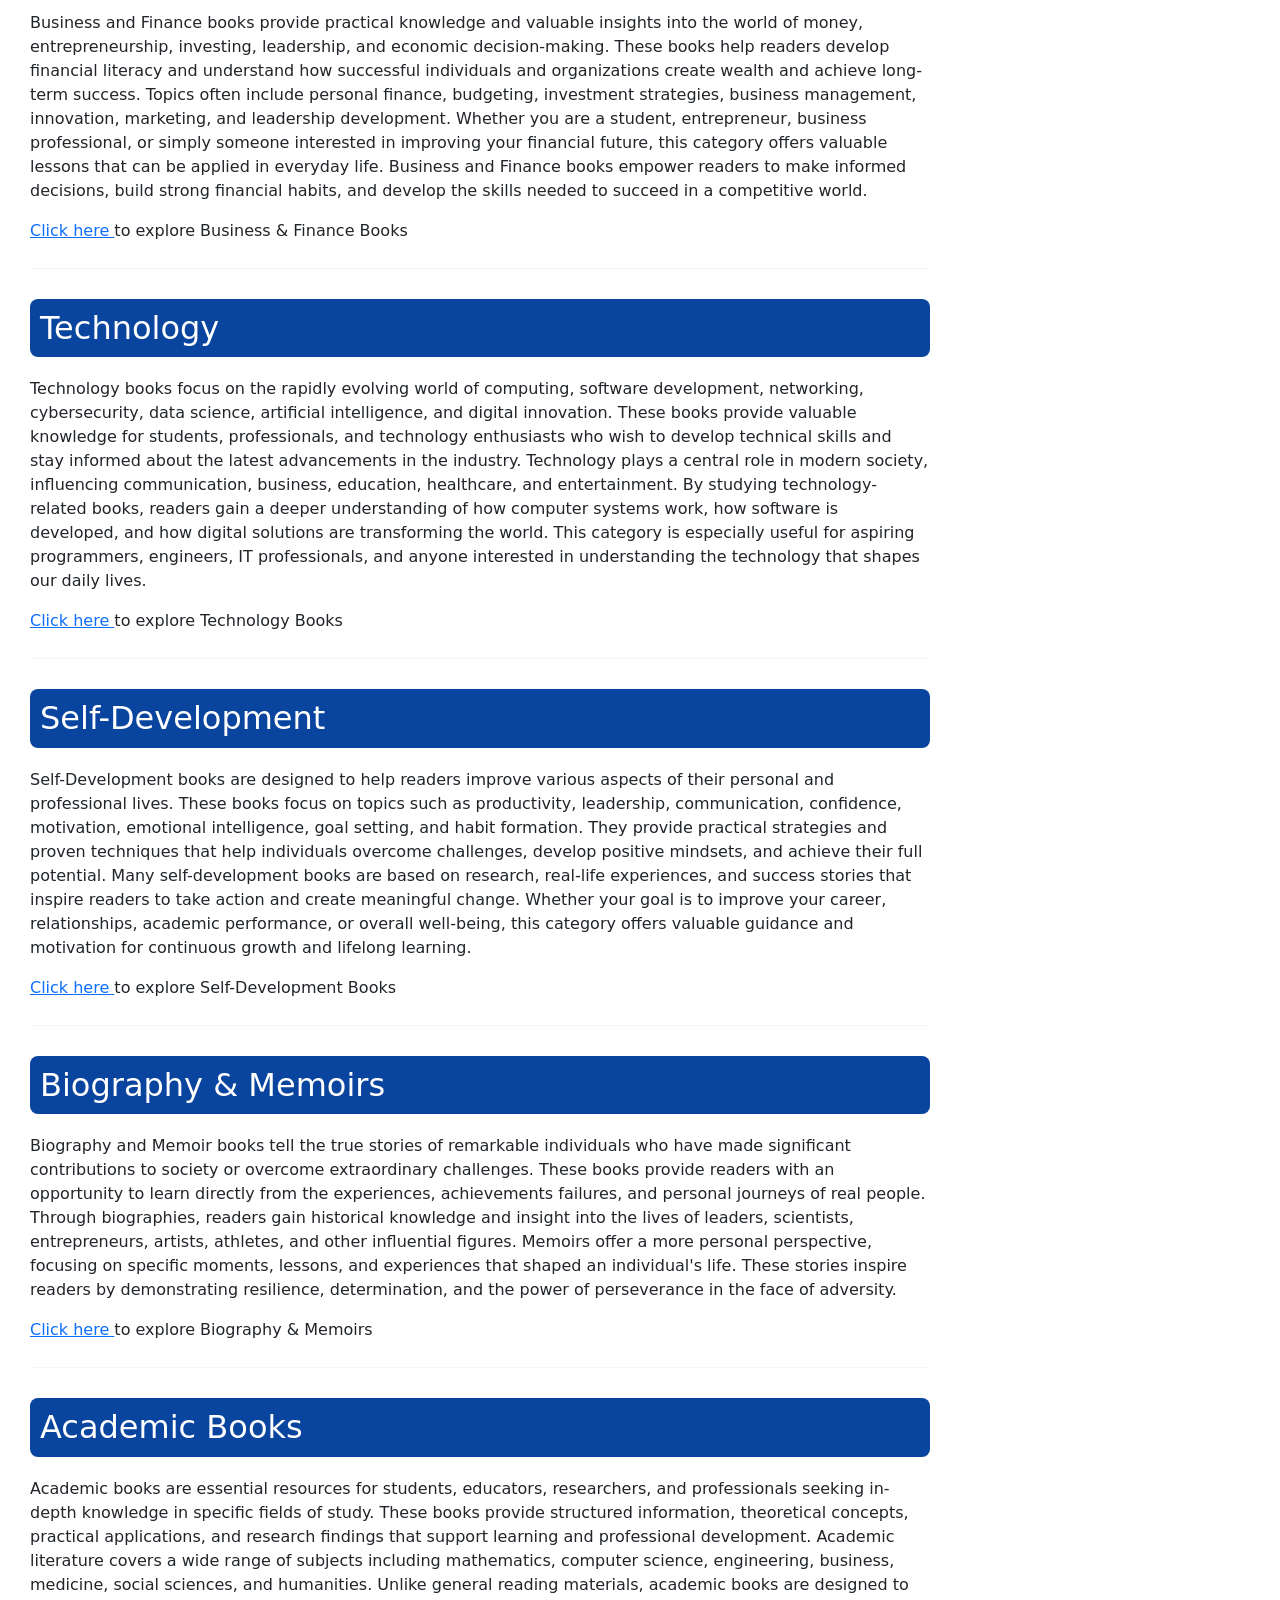
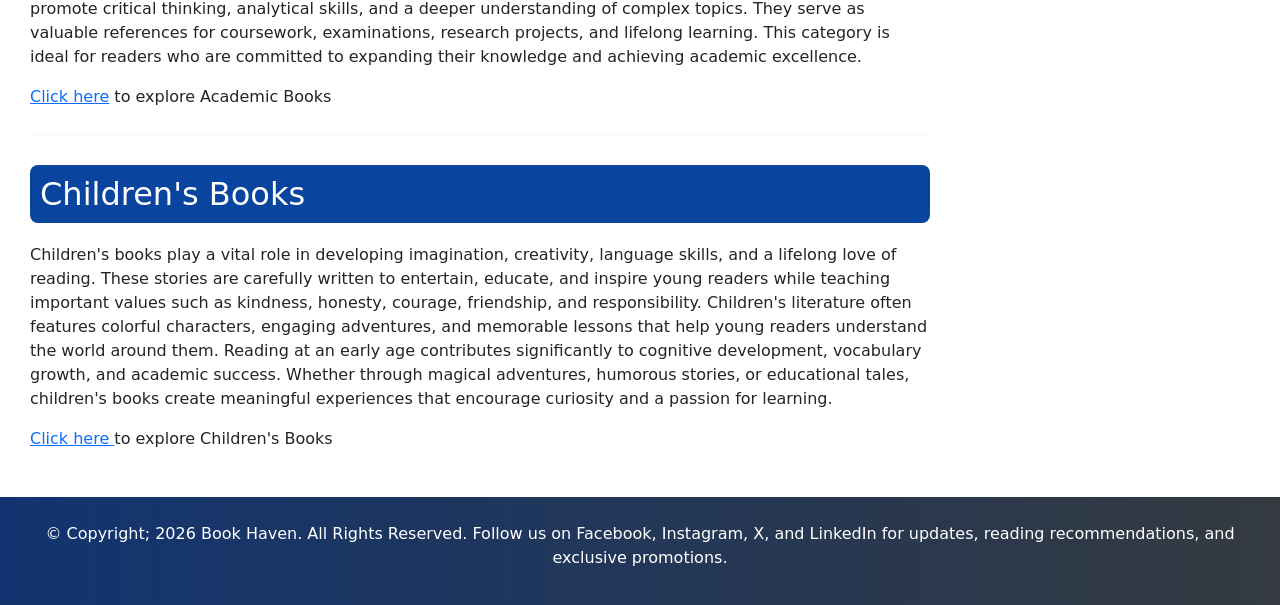
<file: categories.html>
<!DOCTYPE html>
<html lang="en">
<head>
    <meta charset="UTF-8">
    <meta name="viewport" content="width=device-width, initial-scale=1.0">
    <title>Books categoris - Book Haven</title>
     <link rel="stylesheet" href="design.css">
    <link href="https://cdn.jsdelivr.net/npm/bootstrap@5.3.7/dist/css/bootstrap.min.css" rel="stylesheet">
</head>
<body>
    <div class="topnav">
        <a href="index.html">Home</a>
        <a href="about.html">About</a>
        <a href="books.html">Books</a>
        <a href="categories.html">Categories</a>
        <a href="best sellers.html">Best Sellers</a>
        <a href="new arrivals.html">New Arrivals</a>
        <a href="blogs.html">Blog</a>
        <a href="FAQ.html">FAQ</a>
        <a href="contact us.html">Contact</a>
         <div class="topnav-right">
        <a href="signup.html">Sign Up</a>
        <a href="sining.html">Sign In </a>
    </div>
    </div>
    
    
<div class="banner">
    
    <h1>Our book categories </h2>
</div>
<div class="content">
    <p>
        At Book Haven, we organize our collection into carefully selected categories to make it easier for readers to find books that match their interests. Whether you enjoy exciting fiction, educational textbooks, inspiring self-development books, or children's stories, our wide range of categories ensures there is something for everyone. Browse the sections below and discover your next great read.
    </p>
<h2>Fiction</h2>

<p>
Fiction books are among the most popular forms of literature because they allow readers to experience stories created from the author's imagination. These books introduce fascinating characters, compellingplots, emotional conflicts, and memorable journeys that can entertain inspire, and challenge readers. Fiction covers a wide range of themes, including love, friendship, family, courage, ambition, and personalgrowth. Through fictional stories, readers can explore different cultures, time periods, and perspectives while developing empathy and creativity. Whether set in the modern world, historical settings, or entirely imaginary universes, fiction books offer endless opportunities for adventure and discovery. They provide an escape from everyday life
while helping readers better understand the human experience and the world around them.
</p>

<p>
<a href="books.html#fiction">Click here</a> to explore Fiction Books
</p>

<h2>Mystery &amp; Thriller</h2>

<p>
Mystery and Thriller books are designed to keep readers engaged from the first page to the last. These stories are filled with suspense, investigations, hidden clues, unexpected twists, and exciting moments that challenge readers to think critically and solve puzzles alongside
the characters. Mystery novels often focus on crimes, disappearances, or unexplained events that require careful investigation, while thrillers emphasize tension, danger, and high-stakes situations. Readers are constantly encouraged to question what they know and anticipate what
might happen next. These books are perfect for individuals who enjoy fast-paced storytelling, intelligent problem-solving, and the excitement of uncovering secrets. Every chapter brings new surprises, making this category one of the most captivating and addictive genres in literature.
</p>

<p>
<a href="books.html#mystery">Click here </a>to explore Mystery &amp; Thriller Books
</p>

<hr>

<hr>
<h2>Science Fiction</h2>

<p>
Science Fiction books explore the possibilities of the future by combining imagination with scientific concepts and technological innovation. These stories often feature advanced technologies, artificial intelligence, space travel, futuristic societies, alien civilizations,
and scientific discoveries that challenge our understanding of reality.Science fiction encourages readers to think critically about the impact of technology on humanity and the ethical questions that may arise from future advancements. Many scientific inventions and ideas that exist
today were first imagined in science fiction literature. This category is ideal for readers who are curious about science, innovation, and the potential future of human civilization. Through exciting adventures and thought-provoking ideas, science fiction inspires creativity and expands
the boundaries of what readers believe is possible.
</p>

<p>
<a href="books.html#science">Click here </a> to explore Science Fiction Books
</p>

<hr>
<h2>Business &amp; Finance</h2>

<p>
Business and Finance books provide practical knowledge and valuable insights into the world of money, entrepreneurship, investing, leadership, and economic decision-making. These books help readers develop financial literacy and understand how successful individuals and organizations create wealth and achieve long-term success. Topics often include personal finance, budgeting, investment strategies, business management, innovation, marketing, and leadership development. Whether you are a student, entrepreneur, business professional, or simply someone interested in improving your financial future, this category offers valuable lessons that can be applied in everyday life. Business and Finance books empower readers to make informed decisions, build
strong financial habits, and develop the skills needed to succeed in a competitive world.
</p>

<p>
<a href="books.html#business">Click here </a> to explore Business &amp; Finance Books
</p>

<hr>

<h2>Technology</h2>
<p>
Technology books focus on the rapidly evolving world of computing, software development, networking, cybersecurity, data science, artificial intelligence, and digital innovation. These books provide valuable knowledge for students, professionals, and technology enthusiasts who wish to develop technical skills and stay informed about the latest advancements in the industry. Technology plays a central role in modern society, influencing communication, business, education,
healthcare, and entertainment. By studying technology-related books, readers gain a deeper understanding of how computer systems work, how software is developed, and how digital solutions are transforming the world. This category is especially useful for aspiring programmers,
engineers, IT professionals, and anyone interested in understanding the technology that shapes our daily lives.
</p>

<p>
<a href="books.html#technology">Click here </a> to explore Technology Books
</p>

<hr>
<h2>Self-Development</h2>

<p>
Self-Development books are designed to help readers improve various aspects of their personal and professional lives. These books focus on topics such as productivity, leadership, communication, confidence, motivation, emotional intelligence, goal setting, and habit formation. They provide practical strategies and proven techniques that help individuals overcome challenges, develop positive mindsets, and achieve their full potential. Many self-development books are based on research, real-life experiences, and success stories that inspire readers to take
action and create meaningful change. Whether your goal is to improve your career, relationships, academic performance, or overall well-being, this category offers valuable guidance and motivation for continuous growth and lifelong learning.
</p>

<p>
<a href="books.html#development">Click here </a> to explore Self-Development Books
</p>

<hr>
<h2>Biography &amp; Memoirs</h2>

<p>
Biography and Memoir books tell the true stories of remarkable individuals who have made significant contributions to society or overcome extraordinary challenges. These books provide readers with an opportunity to learn directly from the experiences, achievements failures, and personal journeys of real people. Through biographies, readers gain historical knowledge and insight into the lives of leaders, scientists, entrepreneurs, artists, athletes, and other influential figures. Memoirs offer a more personal perspective, focusing on specific
moments, lessons, and experiences that shaped an individual's life. These stories inspire readers by demonstrating resilience, determination, and the power of perseverance in the face of adversity.
</p>

<p>
<a href="books.html#biography">Click here </a> to explore Biography &amp; Memoirs
</p>

<hr>
<h2>Academic Books</h2>

<p>
Academic books are essential resources for students, educators, researchers, and professionals seeking in-depth knowledge in specific fields of study. These books provide structured information, theoretical concepts, practical applications, and research findings that support learning and professional development. Academic literature covers a wide range of subjects including mathematics, computer science, engineering, business, medicine, social sciences, and humanities. Unlike general reading materials, academic books are designed to promote critical
thinking, analytical skills, and a deeper understanding of complex topics. They serve as valuable references for coursework, examinations, research projects, and lifelong learning. This category is ideal for readers who are committed to expanding their knowledge and achieving
academic excellence.
</p>

<p>
<a href="books.html#academic">Click here</a>  to explore Academic Books
</p>

<hr>
<h2>Children's Books</h2>

<p>
Children's books play a vital role in developing imagination, creativity, language skills, and a lifelong love of reading. These stories are carefully written to entertain, educate, and inspire young readers while teaching important values such as kindness, honesty, courage, friendship, and responsibility. Children's literature often features colorful characters, engaging adventures, and memorable lessons that help young readers understand the world around them. Reading at an early age contributes significantly to cognitive development, vocabulary growth, and academic success. Whether through magical adventures, humorous stories, or educational tales, children's books create
meaningful experiences that encourage curiosity and a passion for learning.
</p>

<p>
<a href="books.html#children">Click here </a> to explore Children's Books
</p>
</div>
<div class="sidebar">
    
    <h2>Book Haven</h2>
    <p><p>Your trusted destination for books, knowledge, and inspiration.</p></p>

    <h2>Did You Know?</h2>

    <p>
       Reading for just 20 minutes a day can expose you to
       nearly <span class="highlight">2 million words per year</p>span> and significantly
       improve vocabulary and critical thinking skills.
    </p>
    <strong>Address:</strong><br>
Book Haven Bookstore<br>
Nairobi, Kenya
</p>

<p>
<strong>Phone:</strong><br>
+254 700 123 456
</p>

<p>
<strong>Email:</strong><br>
info@bookhaven.com
</p>

<p>
<strong>Opening Hours:</strong><br>
Monday - Friday: 8:00 AM - 8:00 PM<br>
Saturday: 9:00 AM - 6:00 PM<br>
Sunday: 10:00 AM - 4:00 PM
<br><br>
</div>

<div class="footer"><p>
&copy Copyright; 2026 Book Haven. All Rights Reserved. Follow us on Facebook, Instagram, X, and LinkedIn for updates, reading recommendations, and exclusive promotions.</p>
</div>

</body>
</html>
</file>
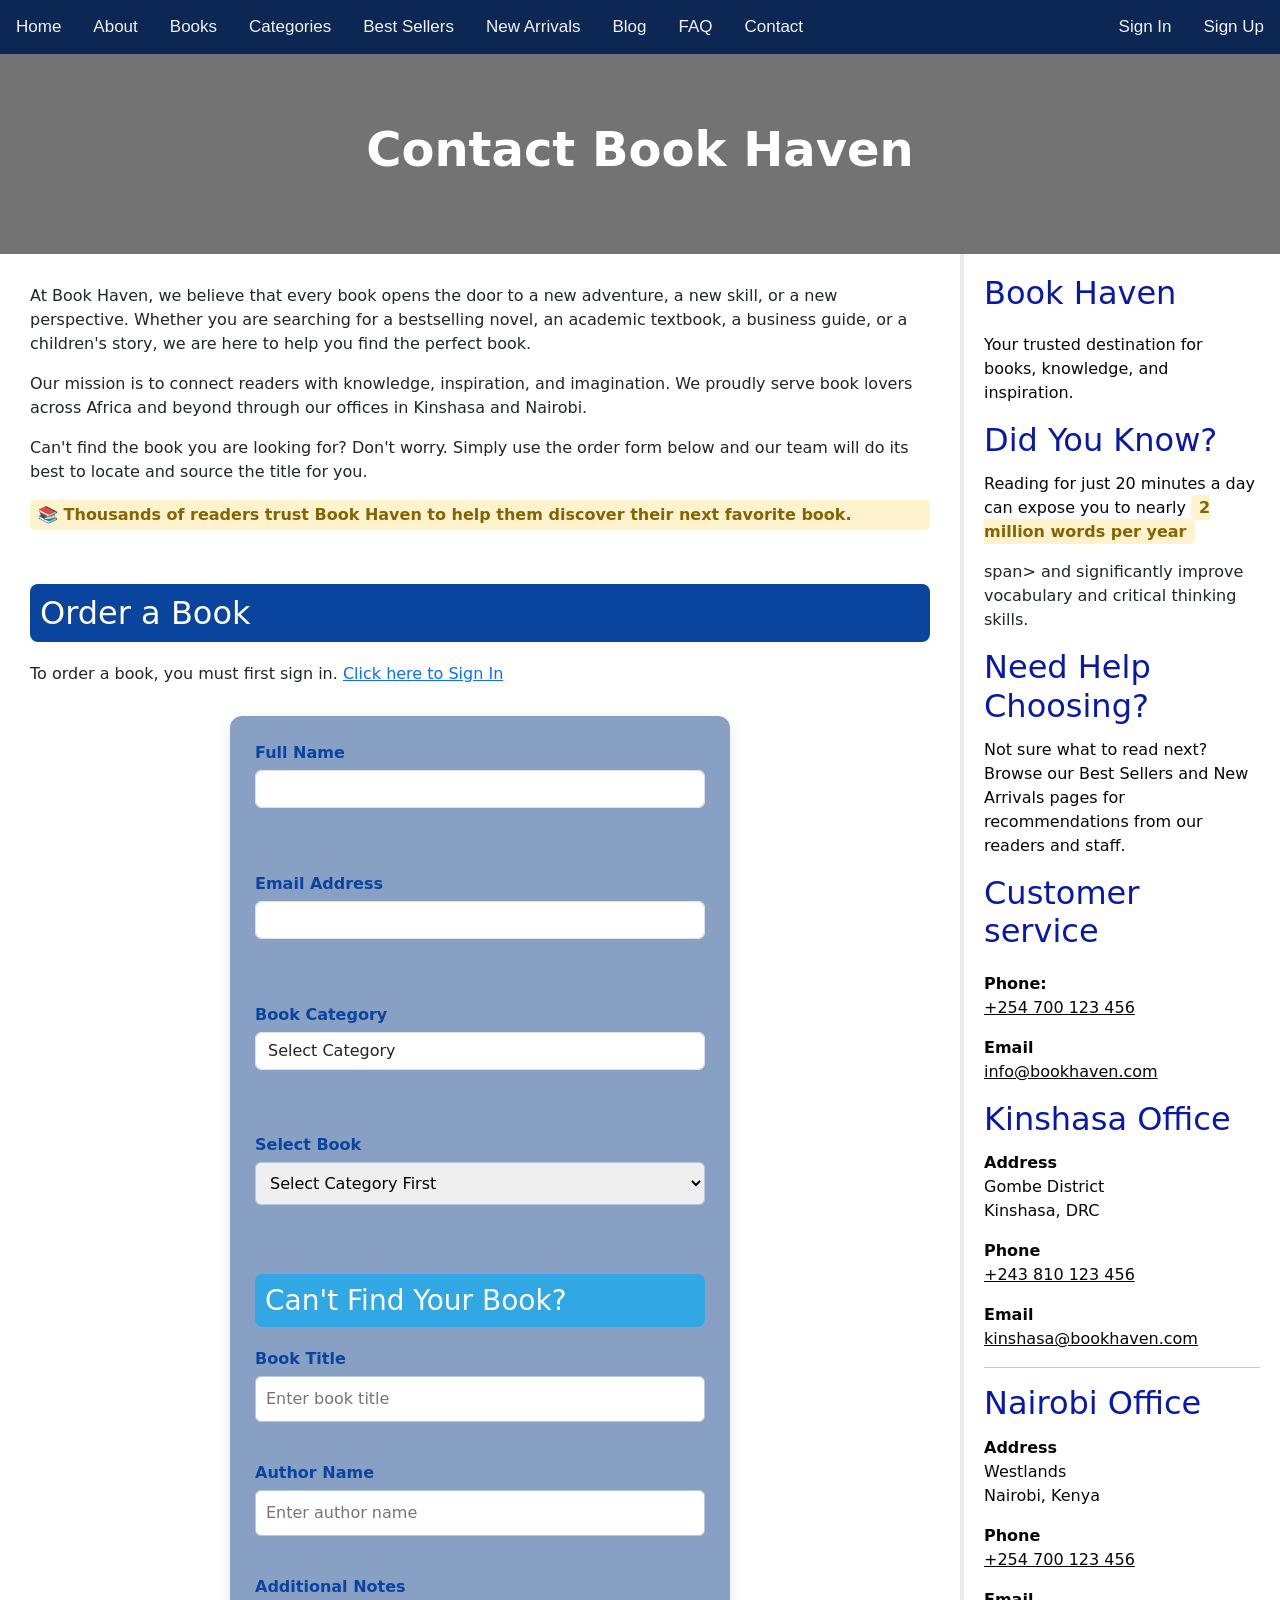
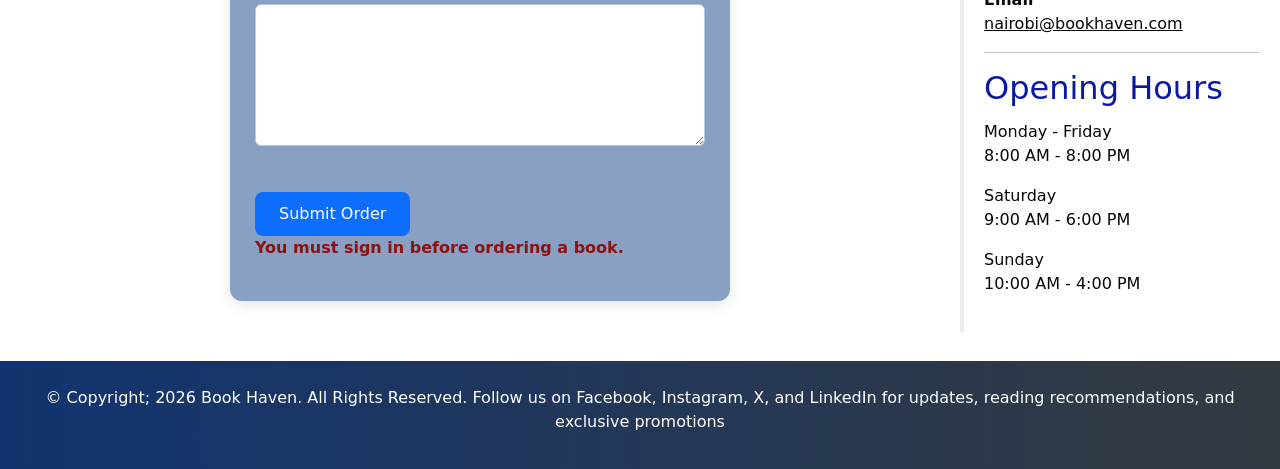
<file: contact us.html>
<!DOCTYPE html>

<html lang="en">
<head>
<meta charset="UTF-8">
<meta name="viewport" content="width=device-width, initial-scale=1.0">
<title>Contact Us - Book Haven</title>
<link rel="stylesheet" href="design.css">
 <link href="https://cdn.jsdelivr.net/npm/bootstrap@5.3.7/dist/css/bootstrap.min.css" rel="stylesheet">
</head>


<body>

<div class="topnav">
    <a href="index.html">Home</a>
    <a href="about.html">About</a>
    <a href="books.html">Books</a>
    <a href="categories.html">Categories</a>
    <a href="best sellers.html">Best Sellers</a>
    <a href="new arrivals.html">New Arrivals</a>
    <a href="blogs.html">Blog</a>
    <a href="FAQ.html">FAQ</a>
    <a href="contact us.html">Contact</a>
     <div class="topnav-right">
        <a href="signup.html">Sign Up</a>
        <a href="sining.html">Sign In </a>
    </div>
</div>
 

<div class="banner">
    <h1>Contact Book Haven</h1>
</div>

<div class="content">
    <p> At Book Haven, we believe that every book opens the door to a new adventure, a new skill, or a new perspective. Whether you are searching for a bestselling novel, an academic textbook, a business guide, or a children's story, we are here to help you find the perfect book. </p>

<p> Our mission is to connect readers with knowledge, inspiration, and imagination. We proudly serve book lovers across Africa and beyond through our offices in Kinshasa and Nairobi. </p>

<p> Can't find the book you are looking for? Don't worry. Simply use the order form below and our team will do its best to locate and source the title for you. </p>

<div class="highlight"> 📚 Thousands of readers trust Book Haven to help them discover their next favorite book. </div>

<br>

<h2>Order a Book</h2>

<p>
To order a book, you must first sign in.
<a href="sining.html">Click here to Sign In</a>
</p>

<form id="orderForm">

<label for="customerName">Full Name</label>
 <input type="text" id="customerName" class="form-control" required>
 <p id="nameError" class="error"></p>

<br><br>
<label for="customerEmail">Email Address</label> 
<input type="email" id="customerEmail" class="form-control" required>
<p id="emailError" class="error"></p>
<br><br>
<label for="category">Book Category</label> 
<select id="category" class="form-control">

<option value="">Select Category</option>

<option value="fiction">Fiction</option>
<option value="sciencefiction">Science Fiction</option>
<option value="academic">Academic</option>
<option value="business">Business</option>
<option value="selfhelp">Self Development</option>
<option value="children">Children's Books</option>

</select>

<br><br>

<label for="book">Select Book</label>
<select id="book" >

<option>Select Category First</option>

</select>

<br><br>

<h3>Can't Find Your Book?</h3>

<label for="requestedBook">Book Title</label>

<input type="text" id="requestedBook"  placeholder="Enter book title">

<br><br>

<label for="author"> Author Name </label>

<input type="text" id="author"  placeholder="Enter author name">

<br><br>

<label for="message"> Additional Notes </label>

<textarea id="message" rows="5" > </textarea>

<br><br>

<button type="submit" class="btn-custom"> Submit Order </button>
<p id="orderError" class="error"></p>
<p id="orderSuccess" class="success"></p>
</form>

</div>


<div class="sidebar">
    <h2>Book Haven</h2>
    <p><p>Your trusted destination for books, knowledge, and inspiration.</p></p>

    <h2>Did You Know?</h2>

    <p>
       Reading for just 20 minutes a day can expose you to
       nearly <span class="highlight">2 million words per year</p>span> and significantly
       improve vocabulary and critical thinking skills.
    </p>
    <h2>Need Help Choosing?</h2>

<p> Not sure what to read next? Browse our Best Sellers and New Arrivals pages for recommendations from our readers and staff. </p>
<h2>Customer service</h2>
</p>

<p>
<strong>Phone:</strong><br>
<a href="tel:+254 700 123 456">+254 700 123 456</a>
</p>

<p>
<p>
<strong>Email</strong><br>
<a href="mailto:info@bookhaven.com">info@bookhaven.com</a>
</p>


<h2>Kinshasa Office</h2>

<p>
<strong>Address</strong><br>
Gombe District<br>
Kinshasa, DRC
</p>

<p>
<strong>Phone</strong><br>
<a href="tel:+243810123456">
+243 810 123 456
</a>
</p>

<p>
<strong>Email</strong><br>
<a href="mailto:kinshasa@bookhaven.com">
kinshasa@bookhaven.com
</a>
</p>

<hr>

<h2>Nairobi Office</h2>

<p>
<strong>Address</strong><br>
Westlands<br>
Nairobi, Kenya
</p>

<p>
<strong>Phone</strong><br>
<a href="tel:+254700123456">
+254 700 123 456
</a>
</p>

<p>
<strong>Email</strong><br>
<a href="mailto:nairobi@bookhaven.com">
nairobi@bookhaven.com
</a>
</p>

<hr>

<h2>Opening Hours</h2>

<p>
Monday - Friday<br>
8:00 AM - 8:00 PM
</p>

<p>
Saturday<br>
9:00 AM - 6:00 PM
</p>

<p>
Sunday<br>
10:00 AM - 4:00 PM
</p>

</div>

<div class="footer">
<p>
&copy Copyright; 2026 Book Haven. All Rights Reserved.
Follow us on Facebook, Instagram, X, and LinkedIn for updates,
reading recommendations, and exclusive promotions
</p>
</div>

<script src="script.js"></script>


</body>
</html>
</file>
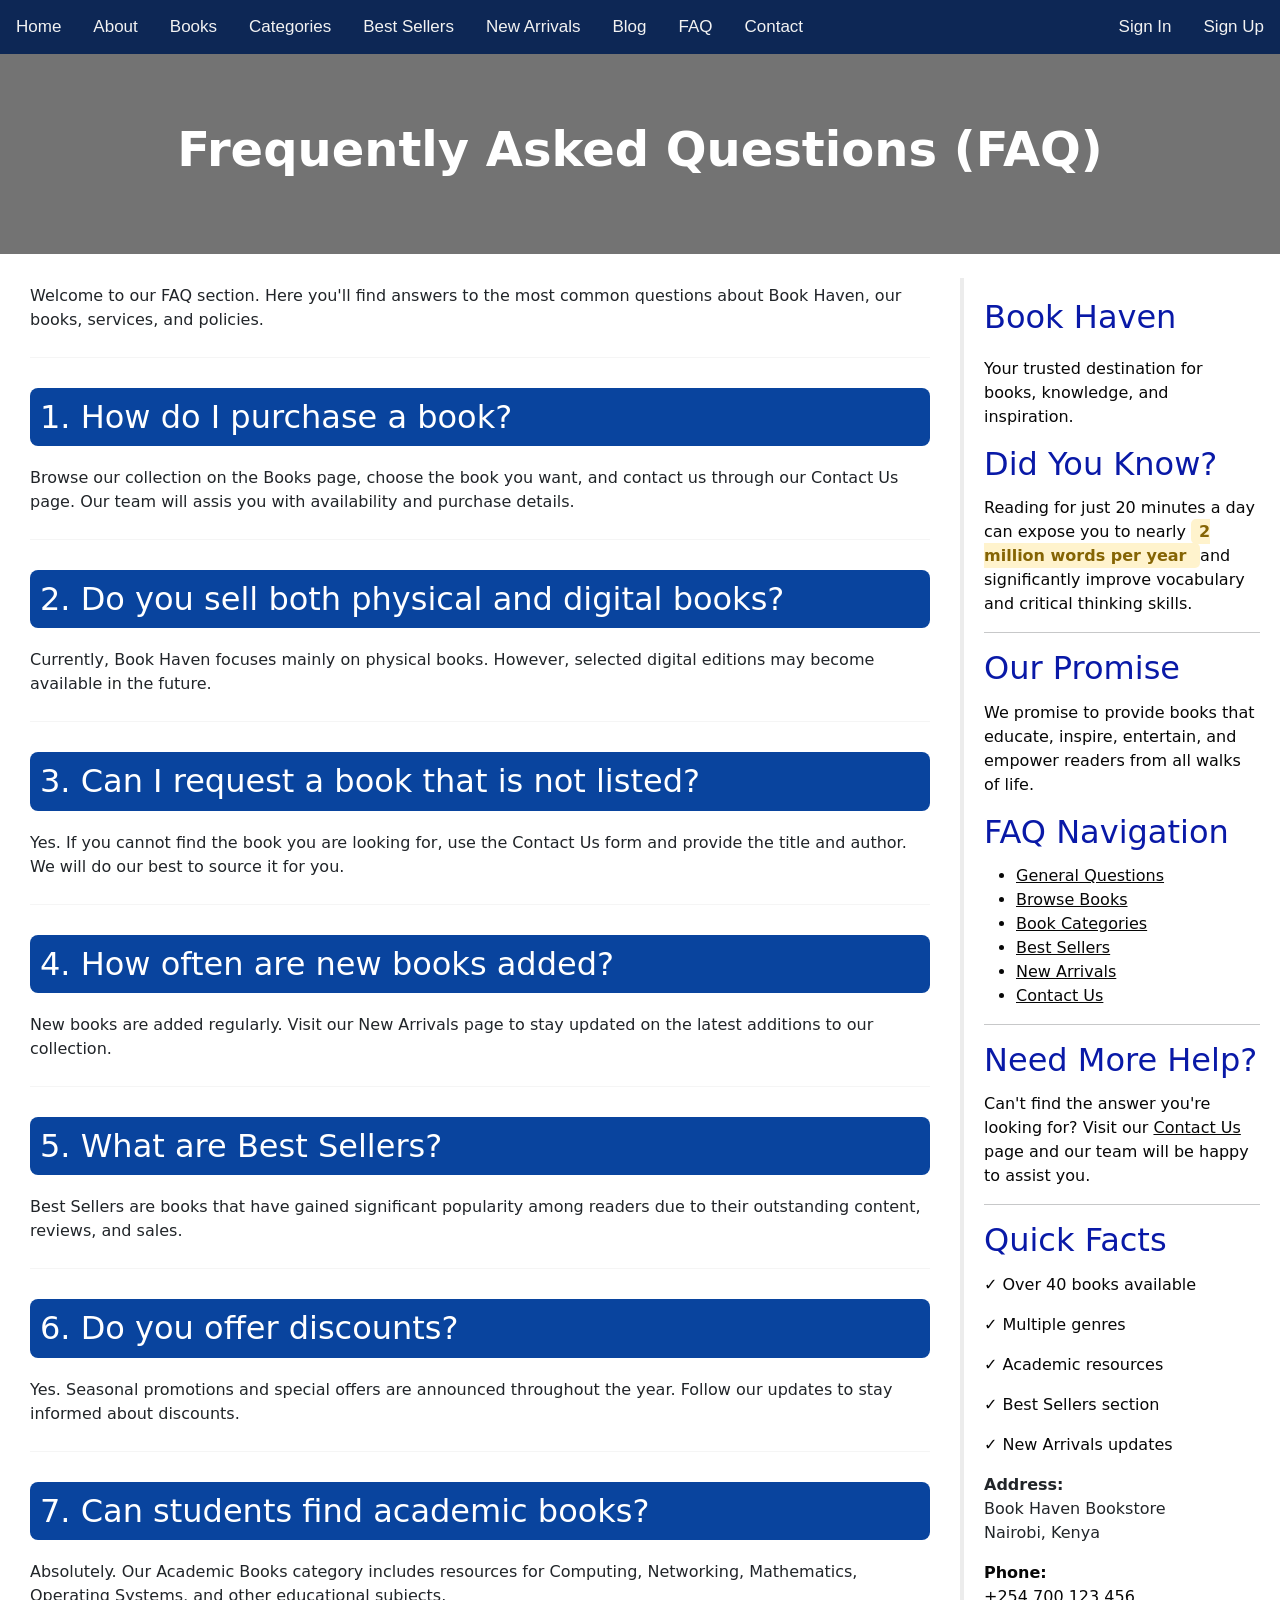
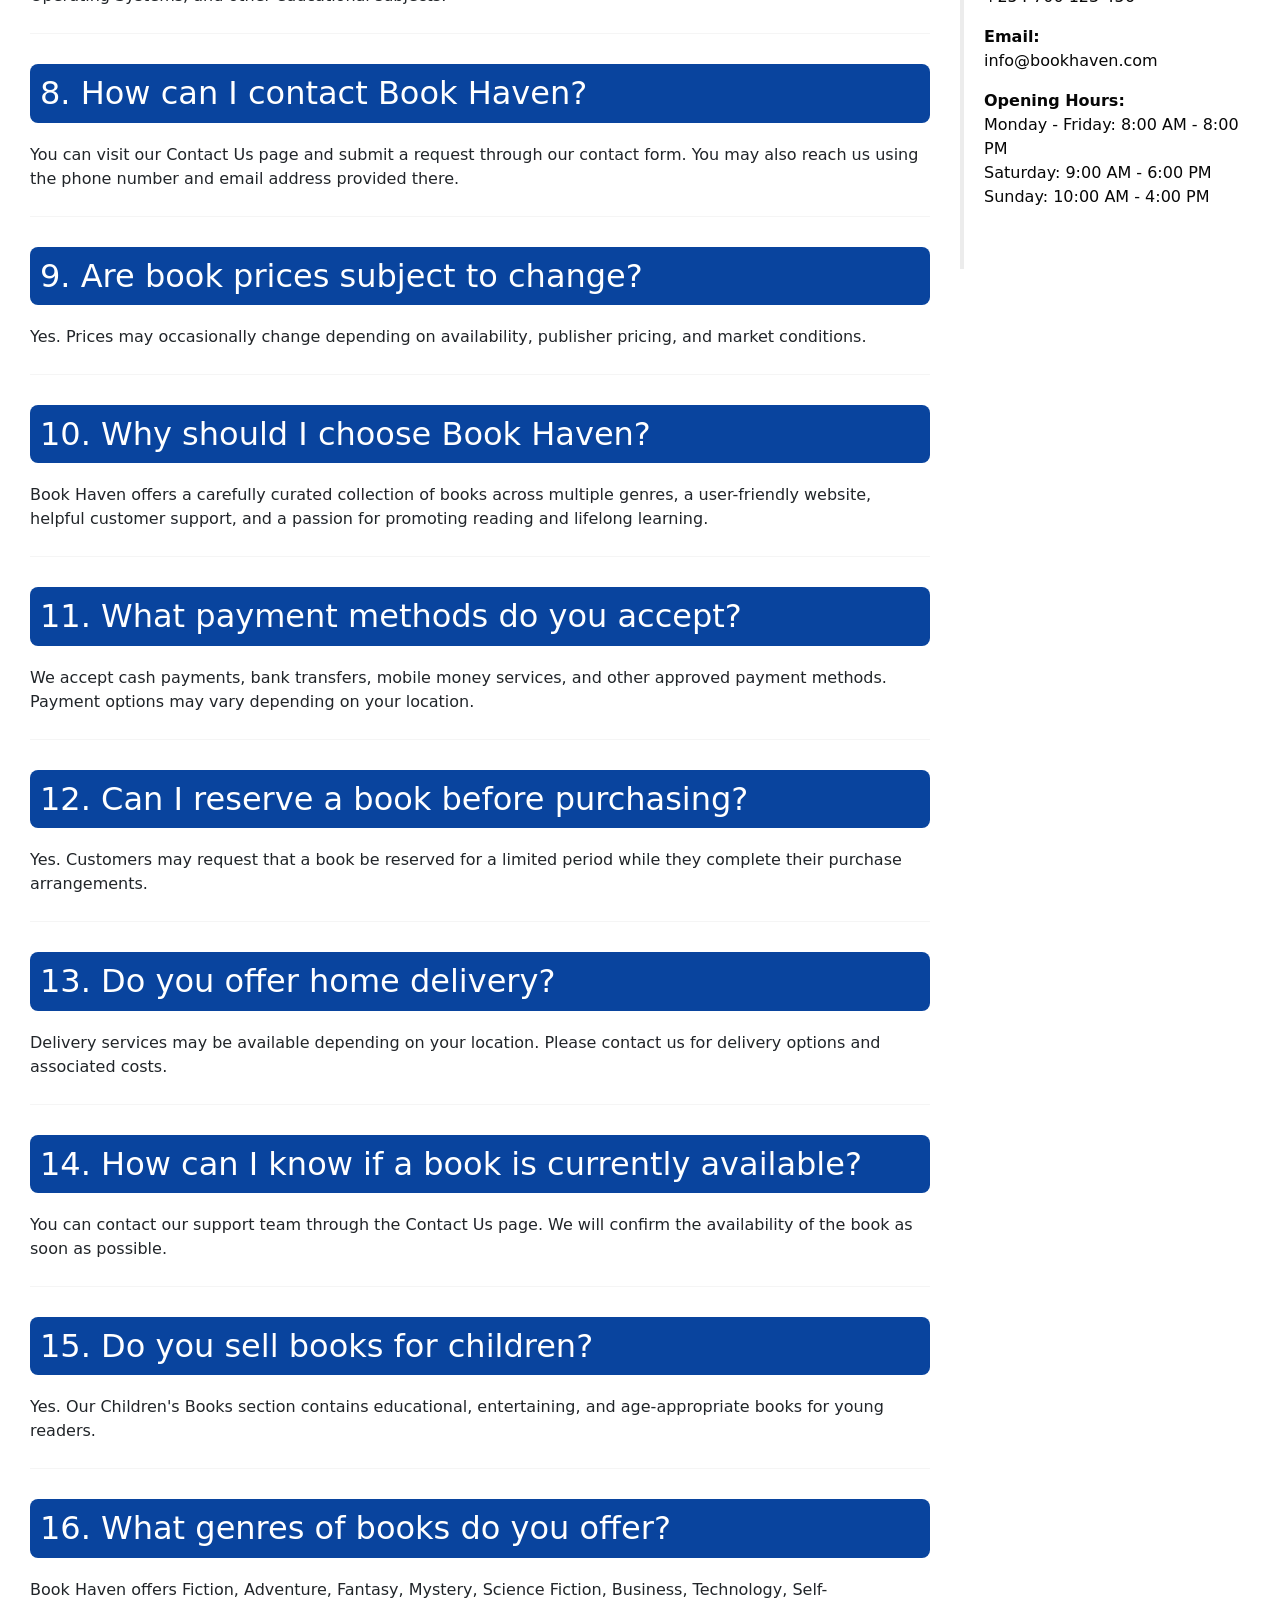
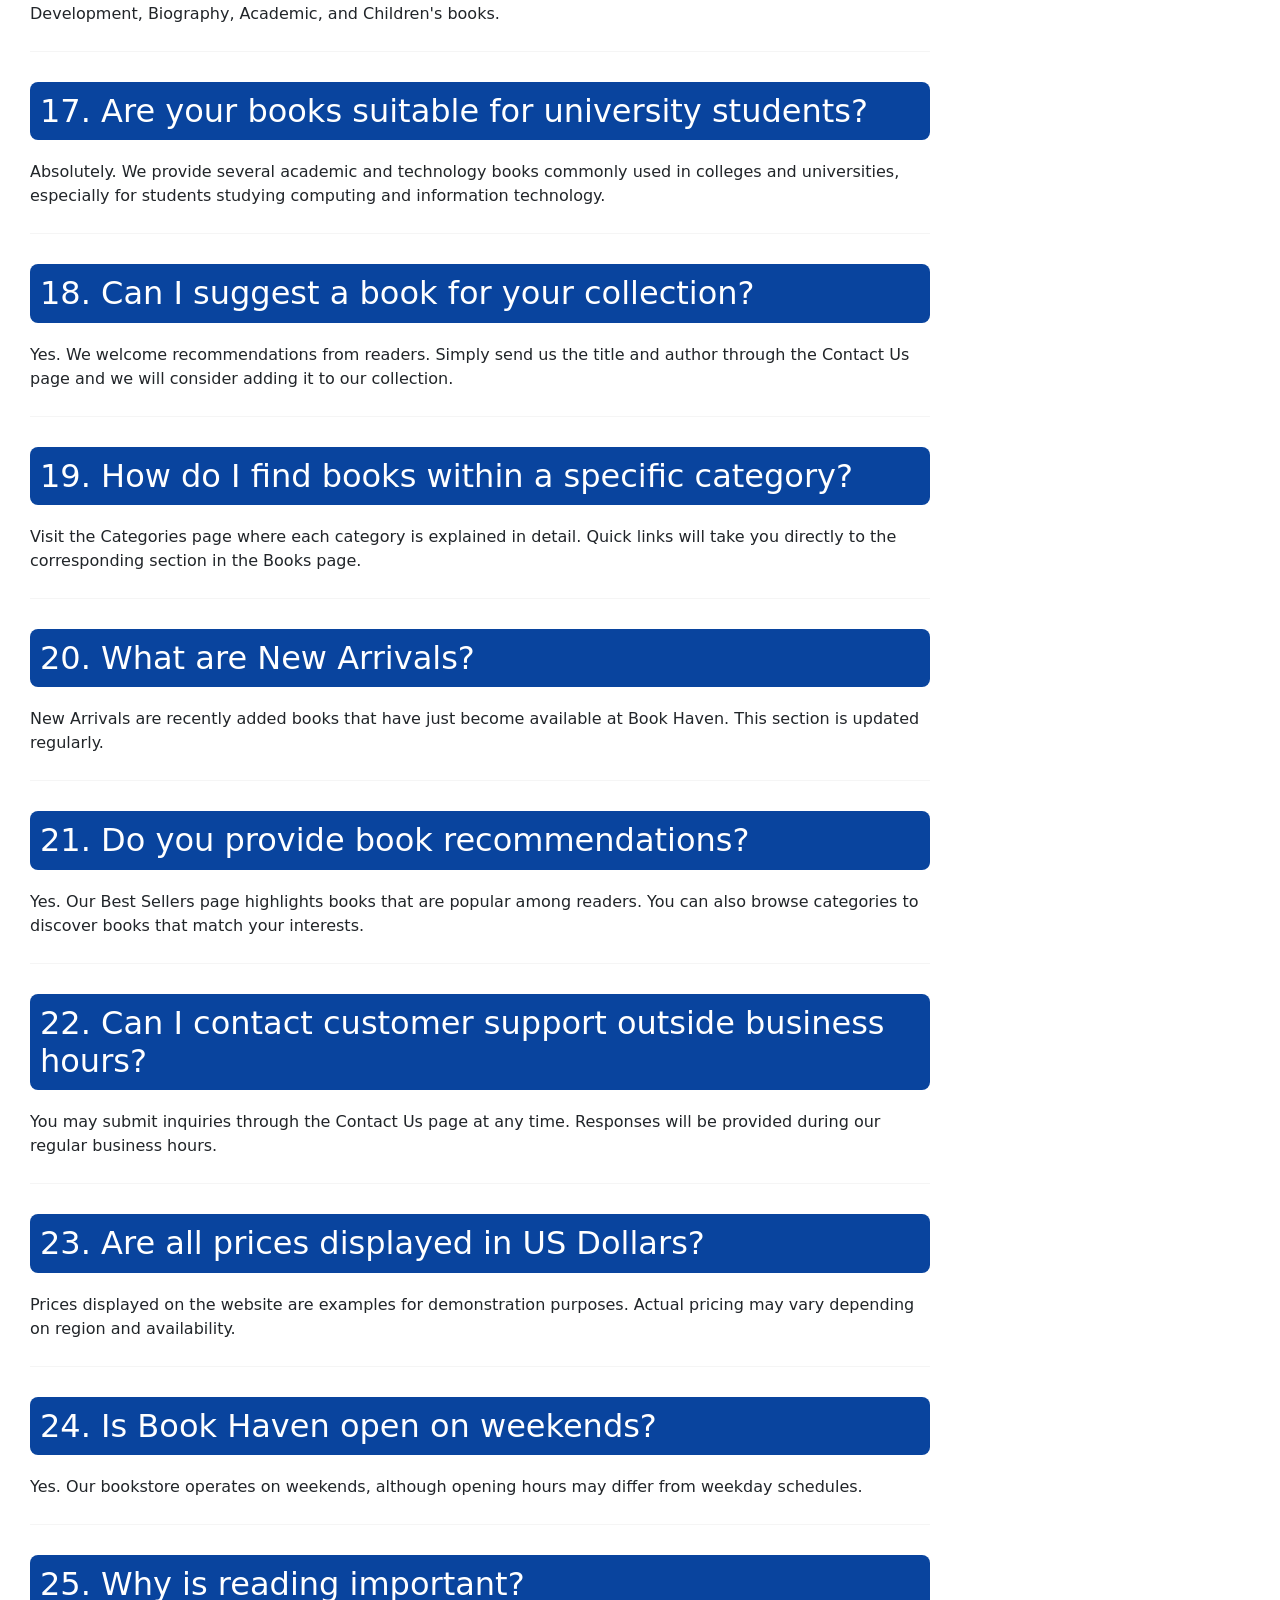
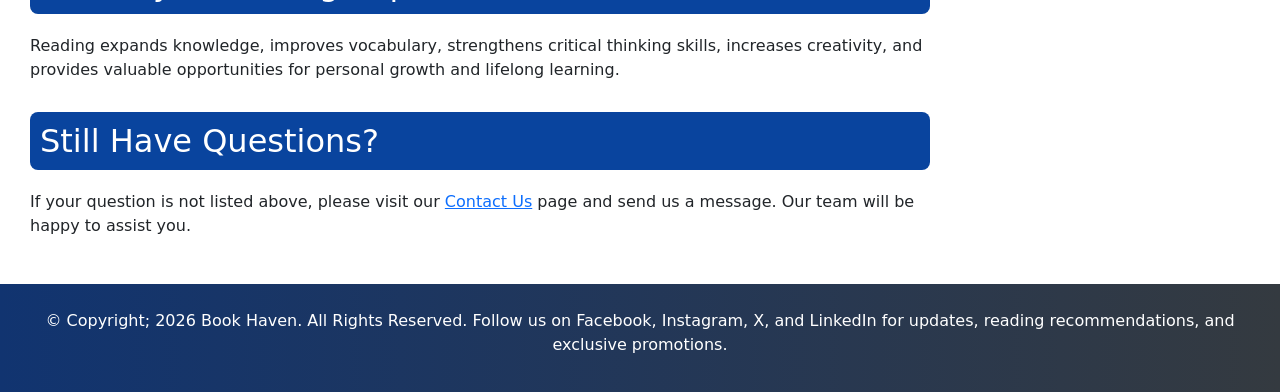
<file: FAQ.html>
<!DOCTYPE html>
<html lang="en">
<head>
    <meta charset="UTF-8">
    <meta name="viewport" content="width=device-width, initial-scale=1.0">
    <title>FAQ - Book Haven</title>
    <link rel="stylesheet" href="design.css">
    <link href="https://cdn.jsdelivr.net/npm/bootstrap@5.3.7/dist/css/bootstrap.min.css" rel="stylesheet">
</head>
<body>
   <div class="topnav">
    <a href="index.html">Home</a>
    <a href="about.html">About</a>
    <a href="books.html">Books</a>
    <a href="categories.html">Categories</a>
    <a href="best sellers.html">Best Sellers</a>
    <a href="new arrivals.html">New Arrivals</a>
    <a href="blogs.html">Blog</a>
    <a href="FAQ.html">FAQ</a>
    <a href="contact us.html">Contact</a>
     <div class="topnav-right">
        <a href="signup.html">Sign Up</a>
        <a href="sining.html">Sign In </a>
    </div>
   </div>
    
   
    <div class="banner">
        <h1>Frequently Asked Questions (FAQ)</h1>
    </div>

   <div class="content">
    <p>
        Welcome to our FAQ section. Here you'll find answers to the most common questions about Book Haven, our books, services, and policies.
    </p>

    <hr>

    <h2>1. How do I purchase a book?</h2>

    <p>
        Browse our collection on the Books page, choose the book you want, and contact us through our Contact Us page. Our team will assis you with availability and purchase details.
    </p>

    <hr>

    <h2>2. Do you sell both physical and digital books?</h2>

    <p>
        Currently, Book Haven focuses mainly on physical books. However, selected digital editions may become available in the future.
    </p>

    <hr>

    <h2>3. Can I request a book that is not listed?</h2>

    <p>
        Yes. If you cannot find the book you are looking for, use the Contact Us form and provide the title and author. We will do our best to source it for you.
    </p>

    <hr>

    <h2>4. How often are new books added?</h2>

    <p>
        New books are added regularly. Visit our New Arrivals page to stay updated on the latest additions to our collection.
    </p>

    <hr>

    <h2>5. What are Best Sellers?</h2>

    <p>
        Best Sellers are books that have gained significant popularity among readers due to their outstanding content, reviews, and sales.
    </p>

    <hr>

    <h2>6. Do you offer discounts?</h2>

    <p>
        Yes. Seasonal promotions and special offers are announced throughout the year. Follow our updates to stay informed about discounts.
    </p>

    <hr>

    <h2>7. Can students find academic books?</h2>

    <p>
        Absolutely. Our Academic Books category includes resources for Computing, Networking, Mathematics, Operating Systems, and other educational subjects.
    </p>

    <hr>

    <h2>8. How can I contact Book Haven?</h2>

    <p>
        You can visit our Contact Us page and submit a request through our contact form. You may also reach us using the phone number and email  address provided there.
    </p>

    <hr>

    <h2>9. Are book prices subject to change?</h2>

    <p>
        Yes. Prices may occasionally change depending on availability, publisher pricing, and market conditions.
    </p>

    <hr>

    <h2>10. Why should I choose Book Haven?</h2>

    <p>
        Book Haven offers a carefully curated collection of books across multiple genres, a user-friendly website, helpful customer support, and a passion for promoting reading and lifelong learning.
    </p>
    <hr>

<h2>11. What payment methods do you accept?</h2>

<p>
We accept cash payments, bank transfers, mobile money services, and other approved payment methods. Payment options may vary
depending on your location.
</p>

<hr>

<h2>12. Can I reserve a book before purchasing?</h2>

<p>
Yes. Customers may request that a book be reserved for a limited period while they complete their purchase arrangements.
</p>

<hr>

<h2>13. Do you offer home delivery?</h2>

<p>
Delivery services may be available depending on your location. Please contact us for delivery options and associated costs.
 </p>

<hr>

<h2>14. How can I know if a book is currently available?</h2>

<p>
You can contact our support team through the Contact Us page. We will confirm the availability of the book as soon as possible.
</p>

<hr>

<h2>15. Do you sell books for children?</h2>

<p>
Yes. Our Children's Books section contains educational, entertaining, and age-appropriate books for young readers.
</p>

<hr>

<h2>16. What genres of books do you offer?</h2>

<p>
Book Haven offers Fiction, Adventure, Fantasy, Mystery, Science Fiction, Business, Technology, Self-Development, Biography, Academic, and Children's books.
</p>

<hr>

<h2>17. Are your books suitable for university students?</h2>

<p>
Absolutely. We provide several academic and technology books commonly used in colleges and universities, especially for students studying computing and information technology.
 </p>

<hr>

<h2>18. Can I suggest a book for your collection?</h2>

<p>
Yes. We welcome recommendations from readers. Simply send us the title and author through the Contact Us page and we will consider adding it to our collection.
</p>

<hr>

<h2>19. How do I find books within a specific category?</h2>

<p>
Visit the Categories page where each category is explained in detail. Quick links will take you directly to the corresponding section in the Books page.
</p>

<hr>

<h2>20. What are New Arrivals?</h2>

<p>
New Arrivals are recently added books that have just become available at Book Haven. This section is updated regularly.
</p>

<hr>

<h2>21. Do you provide book recommendations?</h2>

<p>
Yes. Our Best Sellers page highlights books that are popular among readers. You can also browse categories to discover books that match your interests.
</p>

<hr>

<h2>22. Can I contact customer support outside business hours?</h2>

<p>
You may submit inquiries through the Contact Us page at any time. Responses will be provided during our regular business hours.
</p>

<hr>

<h2>23. Are all prices displayed in US Dollars?</h2>

<p>
Prices displayed on the website are examples for demonstration purposes. Actual pricing may vary depending on region and availability.
</p>

<hr>

<h2>24. Is Book Haven open on weekends?</h2>

<p>
Yes. Our bookstore operates on weekends, although opening hours may differ from weekday schedules.
 </p>

<hr>

<h2>25. Why is reading important?</h2>

<p>
Reading expands knowledge, improves vocabulary, strengthens critical thinking skills, increases creativity, and provides valuable opportunities for personal growth and lifelong
learning.
</p>
<h2>Still Have Questions?</h2>

<p>
If your question is not listed above, please visit our
<a href="contact us.html">Contact Us</a> page and send us a message.
Our team will be happy to assist you.
</p>
</div>
<br>
<div class="sidebar">
    <h2>Book Haven</h2>
    <p><p>Your trusted destination for books, knowledge, and inspiration.</p></p>

    <h2>Did You Know?</h2>

    <p>
       Reading for just 20 minutes a day can expose you to
       nearly <span class="highlight">2 million words per year </span>and significantly
       improve vocabulary and critical thinking skills.
    </p>

    <hr>

    <h2>Our Promise</h2>

    <p>
        We promise to provide books that educate, inspire, entertain, and empower readers from all walks of life.
    </p>

    <h2>FAQ Navigation</h2>

    <ul>
        <li><a href="#top">General Questions</a></li>
        <li><a href="books.html">Browse Books</a></li>
        <li><a href="categories.html">Book Categories</a></li>
        <li><a href="best sellers.html">Best Sellers</a></li>
        <li><a href="new arrivals.html">New Arrivals</a></li>
        <li><a href="contact us.html">Contact Us</a></li>
    </ul>

    <hr>

    <h2>Need More Help?</h2>

    <p>
        Can't find the answer you're looking for?
        Visit our <a href="contact us.html">Contact Us</a> page and our team will be happy to assist you.
    </p>

    <hr>

    <h2>Quick Facts</h2>

    <p>✓ Over 40 books available</p>
    <p>✓ Multiple genres</p>
    <p>✓ Academic resources</p>
    <p>✓ Best Sellers section</p>
    <p>✓ New Arrivals updates</p>
    <strong>Address:</strong><br>

Book Haven Bookstore<br>
Nairobi, Kenya
</p>

<p>
<strong>Phone:</strong><br>
+254 700 123 456
</p>

<p>
<strong>Email:</strong><br>
info@bookhaven.com
</p>

<p>
<strong>Opening Hours:</strong><br>
Monday - Friday: 8:00 AM - 8:00 PM<br>
Saturday: 9:00 AM - 6:00 PM<br>
Sunday: 10:00 AM - 4:00 PM
<br><br>
</div>
<div class="footer">
    <p>
&copy Copyright; 2026 Book Haven. All Rights Reserved. Follow us on Facebook, Instagram, X, and LinkedIn for updates,
reading recommendations, and exclusive promotions.</p>
</div>





</body>
</html>
</file>
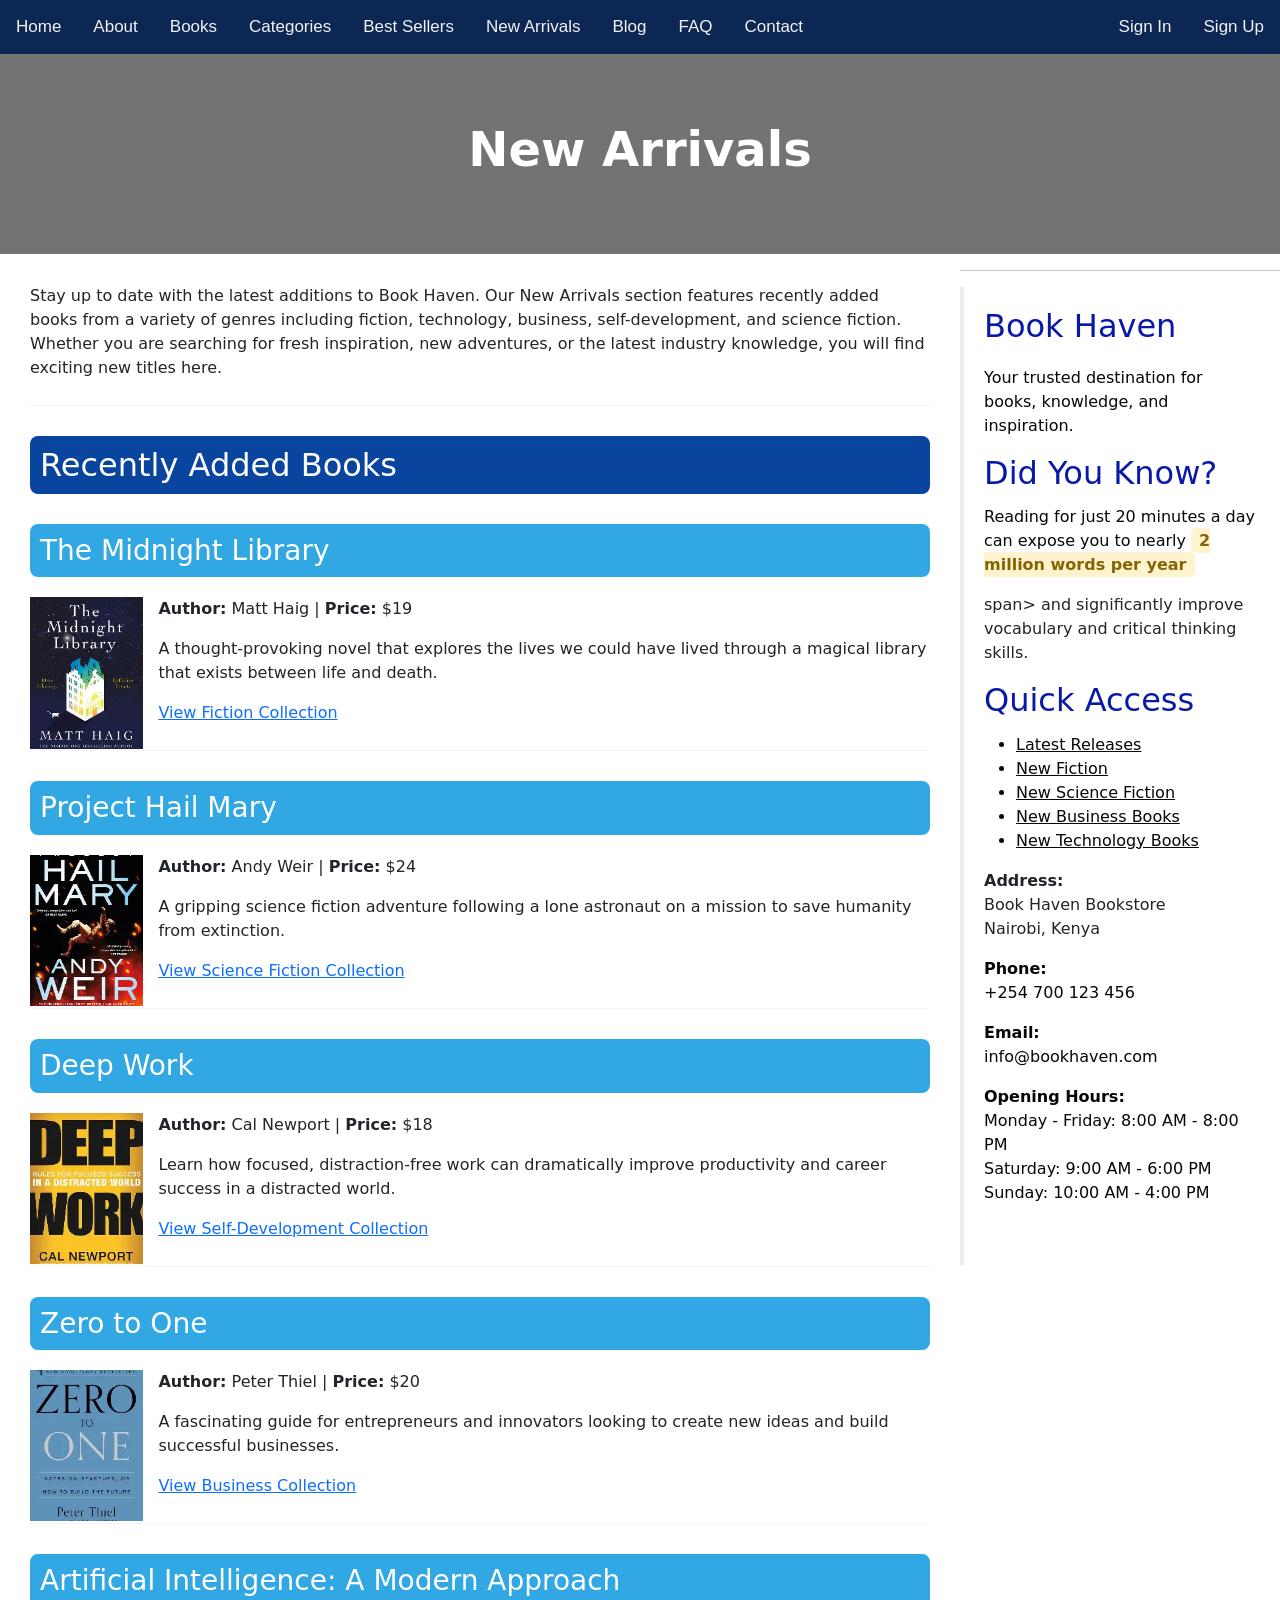
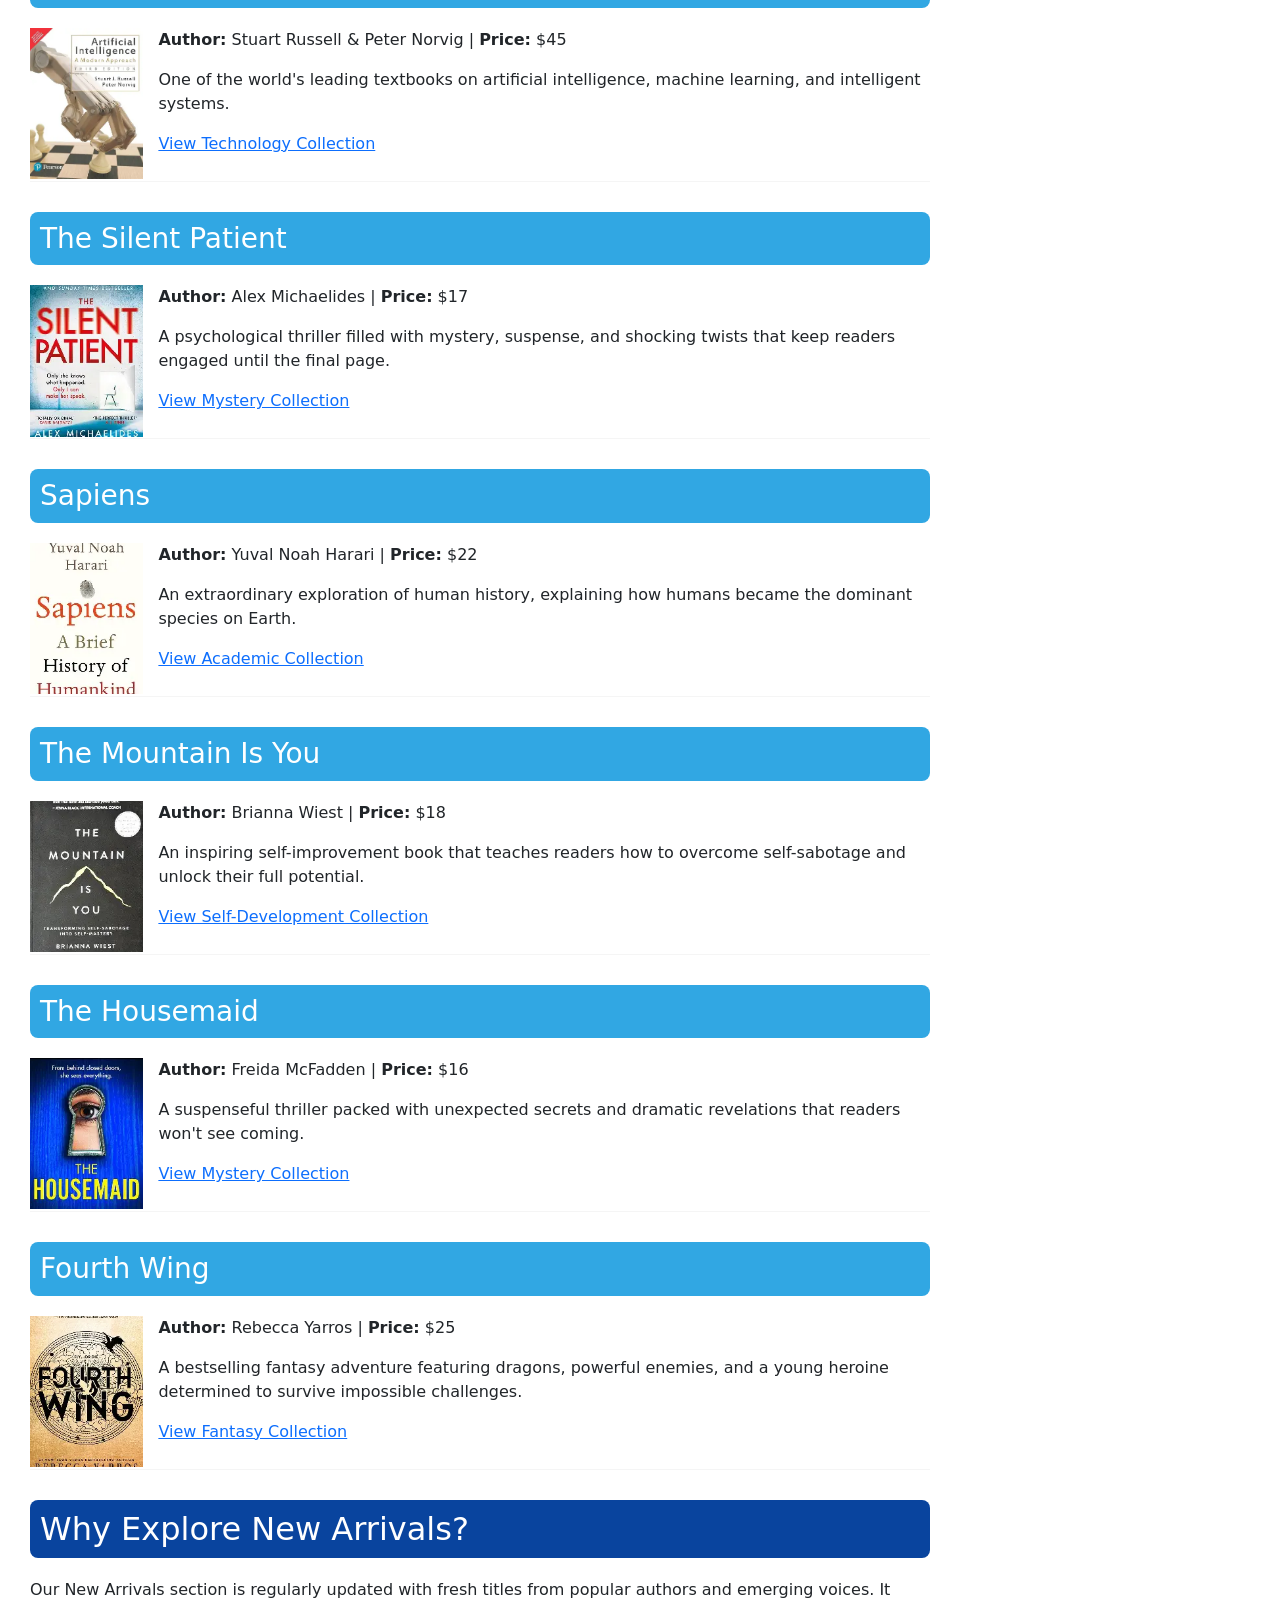
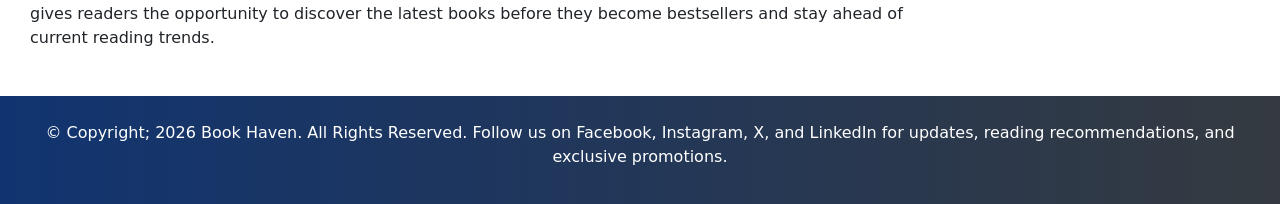
<file: new arrivals.html>
<!DOCTYPE html>
<html lang="en">
<head>
    <meta charset="UTF-8">
    <meta name="viewport" content="width=device-width, initial-scale=1.0">
    <title>new arrivals - Book Haven</title>
     <link rel="stylesheet" href="design.css">
    <link href="https://cdn.jsdelivr.net/npm/bootstrap@5.3.7/dist/css/bootstrap.min.css" rel="stylesheet">
</head>
<body>
    <div class=" topnav">
    <a href="index.html">Home</a>
    <a href="about.html">About</a>
    <a href="books.html">Books</a>
    <a href="categories.html">Categories</a>
    <a href="best sellers.html">Best Sellers</a>
    <a href="new arrivals.html">New Arrivals</a>
    <a href="blogs.html">Blog</a>
    <a href="FAQ.html">FAQ</a>
    <a href="contact us.html">Contact</a>
     <div class="topnav-right">
        <a href="signup.html">Sign Up</a>
        <a href="sining.html">Sign In </a>
    </div>
</div>
<div class="banner">
<h1>New Arrivals</h1>
</div>
<div class="content">
<p>
Stay up to date with the latest additions to Book Haven. Our New Arrivals section features recently added books from a variety of genres including
fiction, technology, business, self-development, and science fiction. Whether you are searching for fresh inspiration, new adventures, or the
latest industry knowledge, you will find exciting new titles here.
</p>

<hr>

<h2>Recently Added Books</h2>

<h3>The Midnight Library</h3>
<img src="images.project/TheMidnigntLibrary.webp" width="300">
<p><b>Author:</b> Matt Haig | <b>Price:</b> $19</p>

<p>
A thought-provoking novel that explores the lives we could have lived through a magical library that exists between life and death.
</p>

<p>
<a href="books.html#fiction">View Fiction Collection</a>
</p>

<hr>

<h3>Project Hail Mary</h3>
<img src="images.project/HailMary.webp" width 300>
<p><b>Author:</b> Andy Weir | <b>Price:</b> $24</p>

<p>
A gripping science fiction adventure following a lone astronaut on a mission to save humanity from extinction.
</p>

<p>
<a href="books.html#science">View Science Fiction Collection</a>
</p>

<hr>

<h3>Deep Work</h3>
<img src="images.project/DeepWork.webp" width="300">
<p><b>Author:</b> Cal Newport | <b>Price:</b> $18</p>

<p>
Learn how focused, distraction-free work can dramatically improve productivity and career success in a distracted world.
</p>

<p>
<a href="books.html#development">View Self-Development Collection</a>
</p>

<hr>

<h3>Zero to One</h3>
<img src="images.project/ZeroToOne.webp" width="300">
<p></p><b>Author:</b> Peter Thiel | <b>Price:</b> $20</p>

<p>
A fascinating guide for entrepreneurs and innovators looking to create new ideas and build successful businesses.
</p>

<p>
<a href="books.html#business">View Business Collection</a>
</p>

<hr>

<h3>Artificial Intelligence: A Modern Approach</h3>
<img src="images.project/Ai approach.webp" width="300">
<p><b>Author:</b> Stuart Russell & Peter Norvig | <b>Price:</b> $45</p>

<p>
One of the world's leading textbooks on artificial intelligence, machine learning, and intelligent systems.
</p>

<p>
<a href="books.html#technology">View Technology Collection</a>
</p>

<hr>

<h3>The Silent Patient</h3>
<img src="images.project/SilentPatient.webp" width="300">
<p><b>Author:</b> Alex Michaelides | <b>Price:</b> $17</p>

<p>
A psychological thriller filled with mystery, suspense, and shocking twists that keep readers engaged until the final page.
</p>

<p>
<a href="books.html#mystery">View Mystery Collection</a>
</p>

<hr>

<h3>Sapiens</h3>
<img  src="images.project/sapiens.webp" width="300">
<p><b>Author:</b> Yuval Noah Harari | <b>Price:</b> $22</p>

<p>
An extraordinary exploration of human history, explaining how humans became the dominant species on Earth.
</p>

<p>
<a href="books.html#academic">View Academic Collection</a>
</p>

<hr>

<h3>The Mountain Is You</h3>
<img src="images.project/MountainIsYou.webp" width="300">
<p><b>Author:</b> Brianna Wiest | <b>Price:</b> $18</p>

<p>
An inspiring self-improvement book that teaches readers how to overcome self-sabotage and unlock their full potential.
</p>

<p>
<a href="books.html#development">View Self-Development Collection</a>
</p>

<hr>

<h3>The Housemaid</h3>
<img src="images.project/housemaid.webp" width="300">
<p><b>Author:</b> Freida McFadden | <b>Price:</b> $16</p>

<p>
A suspenseful thriller packed with unexpected secrets and dramatic revelations that readers won't see coming.
</p>

<p>
<a href="books.html#mystery">View Mystery Collection</a>
</p>

<hr>

<h3>Fourth Wing</h3>
<img src="images.project/FourthWing.webp" width="300">
<p><b>Author:</b> Rebecca Yarros | <b>Price:</b> $25</p>

<p>
A bestselling fantasy adventure featuring dragons, powerful enemies,
and a young heroine determined to survive impossible challenges.
</p>

<p>
<a href="books.html#fantasy">View Fantasy Collection</a>
</p>

<hr>

<h2>Why Explore New Arrivals?</h2>

<p>
Our New Arrivals section is regularly updated with fresh titles from popular authors and emerging voices. It gives readers the opportunity to discover the latest books before they become bestsellers and stay ahead of current reading trends.
</p>
</div>
<hr>
<div class="sidebar">
    
    <h2>Book Haven</h2>
    <p><p>Your trusted destination for books, knowledge, and inspiration.</p></p>

    <h2>Did You Know?</h2>

    <p>
       Reading for just 20 minutes a day can expose you to nearly <span class="highlight">2 million words per year</p>span> and significantly improve vocabulary and critical thinking skills.
    </p>
    <h2>Quick Access</h2>

<ul>
    <li><a href="#recent">Latest Releases</a></li>
    <li><a href="#fiction">New Fiction</a></li>
    <li><a href="#science">New Science Fiction</a></li>
    <li><a href="#business">New Business Books</a></li>
    <li><a href="#technology">New Technology Books</a></li>
</ul>
    <strong>Address:</strong><br>
Book Haven Bookstore<br>
Nairobi, Kenya
</p>

<p>
<strong>Phone:</strong><br>
+254 700 123 456
</p>

<p>
<strong>Email:</strong><br>
info@bookhaven.com
</p>

<p>
<strong>Opening Hours:</strong><br>
Monday - Friday: 8:00 AM - 8:00 PM<br>
Saturday: 9:00 AM - 6:00 PM<br>
Sunday: 10:00 AM - 4:00 PM
<br><br>
</div>
<div class="footer"><p>
&copy Copyright; 2026 Book Haven. All Rights Reserved. Follow us on Facebook, Instagram, X, and LinkedIn for updates, reading recommendations, and exclusive promotions.</p>
</div>
</body>
</html>
</file>
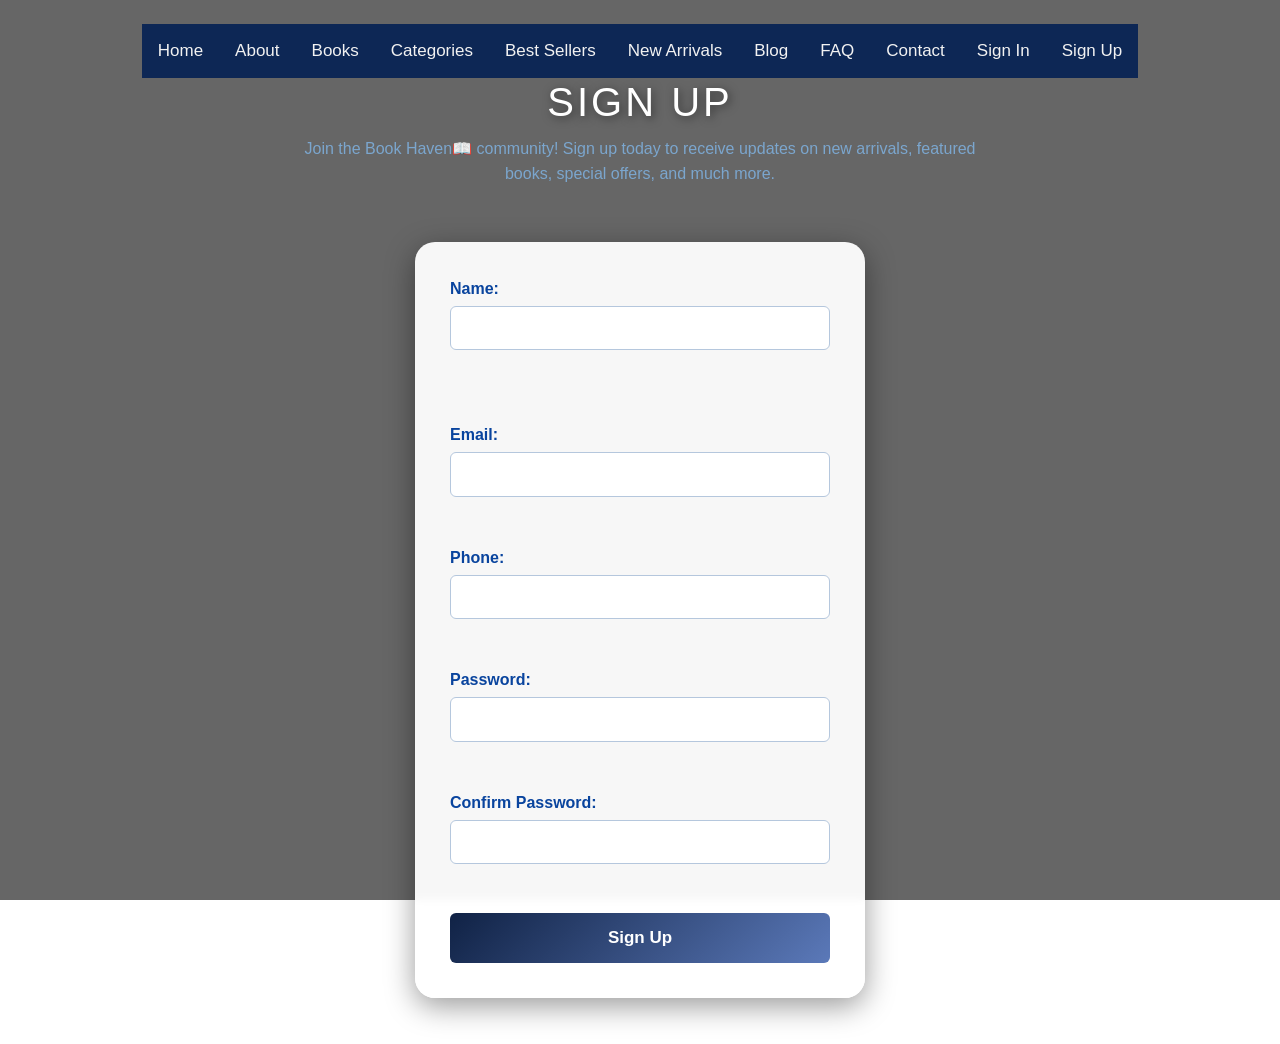
<file: signup.html>
<!DOCTYPE html>
<html lang="en">
<head>
    <meta charset="UTF-8">
    <meta name="viewport" content="width=device-width, initial-scale=1.0">
    <title>Sign Up</title>
    <link rel="stylesheet" href="design.css">
    <link href="https://cdn.jsdelivr.net/npm/bootstrap@5.3.7/dist/css/bootstrap.min.css" rel="stylesheet">
    <style>
 /*page background*/
body{
    margin:0;
    padding:0;
    font-family: 'Segoe UI', Tahoma, Geneva, Verdana, sans-serif;

    background:
    linear-gradient(#00000099,
                    #00000099),
    url('https://images.unsplash.com/photo-1507842217343-583bb7270b66?auto=format&fit=crop&w=1920&q=80');

    background-size: cover;
    background-position: center;
    background-attachment: fixed;

    min-height:100vh;

    display:flex;
    flex-direction:column;
    justify-content:center;
    align-items:center;
} 
.topnav {
    background-color: #0d2755;
    overflow: hidden;
}
.topnav a {
    float: left;
    color: #f2f2f2;
    display: block;
    text-align: center;
    padding: 14px 16px;
    text-decoration: none;
    font-size: 17px;
    font-family: Arial, Helvetica, sans-serif;
}
.topnav a:hover {
    background-color: #aaaed6;
    color: #333;
}
.topnav-right {
    float: right;
    background-color: #0d2755;

}
.topnav-right a{
  float:inline-end;
  color:f2f2f2;
  display:block;
  text-align:center;
  padding: 14px 16px;
  text-decoration: none;
  font-size:17px;
  font-family: Arial, Helvetica, sans-serif;
}

/* Title */
h1{
    color:white;
    text-transform:uppercase;
    letter-spacing:3px;
    margin-bottom:10px;
    text-shadow:2px 2px 10px #00000080;
}

/* Description */
body > p:first-of-type{
    color:#7ba6ce;
    text-align:center;
    max-width:700px;
    margin-bottom:25px;
    line-height:1.6;
}

/* form */
#registrationForm{
    width:450px;
    max-width:90%;

    background:#fffffff2;

    padding:35px;
    border-radius:20px;

    box-shadow:0 8px 30px #00000066;

    backdrop-filter:blur(5px);
}

/* Labels */
label{
    font-weight:600;
    color:#12054b;
}

/* Champs */
input{
    width:100%;
    padding:12px;
    margin-top:5px;

    border:2px solid #83a3d4;
    border-radius:10px;

    box-sizing:border-box;

    font-size:15px;

    transition:0.3s;
}


input:focus{
    outline:none;

    border-color:#1d2362;

    box-shadow:0 0 10px #4b76da80;
}

/* Button*/
button{
    width:100%;
    padding:14px;

    border:none;
    border-radius:10px;

    background:linear-gradient(
        135deg,
        #102245,
        #5b79b9
    );

    color:white;
    font-size:17px;
    font-weight:bold;

    cursor:pointer;

    transition:0.3s;
}

/* button animation*/
button:hover{
    transform:translateY(-2px);

    box-shadow:0 5px 15px #0000004d;
}

/* error message */
.error{
    color:#d62828;
    font-size:13px;
    margin-top:4px;
    margin-bottom:10px;
}

/*success messages*/
.success{
    color:#2a9d8f;
    text-align:center;
    font-size:16px;
    font-weight:bold;
    margin-top:15px;
}</style>
</head>
<body>
    <br>
    <div class="topnav">
    <a href="index.html">Home</a>
    <a href="about.html">About</a>
    <a href="books.html">Books</a>
    <a href="categories.html">Categories</a>
    <a href="best sellers.html">Best Sellers</a>
    <a href="new arrivals.html">New Arrivals</a>
    <a href="blogs.html">Blog</a>
    <a href="FAQ.html">FAQ</a>
    <a href="contact us.html">Contact</a>
     <div class="topnav-right">
        <a href="signup.html">Sign Up</a>
        <a href="sining.html">Sign In </a>
    </div>
</div>
 
    
    <h1>sign up</h1>
    <p> Join the Book Haven&#128214; community! Sign up today to receive updates on new arrivals, featured books, special offers, and much more.</p>

    <form id ="registrationForm" >
    <label for="fullName">Name:</label><br>
    <input type="text" id="fullName" name="fullName" required>
    <p id="fullNameError" class="error"></p>
    <br><br>

    <label for="email">Email:</label><br>
    <input type="email" id="email" name="email" required>
    <p id="emailError" class="error"></p>
    
    <br>

    <label for="phone">Phone:</label><br>
    <input type="tel" id="phone" name="phone" 
    required>
    <p id="phoneError" class="error"></p>
    <br>

    <label for="password">Password:</label><br>
    <input type="password" id="password" name="password" required>
     <p id="passwordError" class="error"></p>

    <br>

    <label for="confirm_password">Confirm Password:</label><br>
    <input type="password" id="confirmPassword" name="confirmPassword" required>
     <p id="confirmPasswordError" class="error"></p>

    <br>

    <button type="submit">Sign Up</button>

</form>
<p id="successMessage"></p>
<script>

document.getElementById("registrationForm").addEventListener("submit", function(event){

    event.preventDefault();

    document.getElementById("fullNameError").textContent = "";
    document.getElementById("emailError").textContent = "";
    document.getElementById("phoneError").textContent = "";
    document.getElementById("passwordError").textContent = "";
    document.getElementById("confirmPasswordError").textContent = "";
    document.getElementById("successMessage").textContent = "";

    let isValid = true;

    const fullName = document.getElementById("fullName").value.trim();
    const email = document.getElementById("email").value.trim();
    const phone = document.getElementById("phone").value.trim();
    const password = document.getElementById("password").value;
    const confirmPassword = document.getElementById("confirmPassword").value;

    const namePattern = /^[a-zA-Z\s']+$/;
    const emailPattern = /^[^\s@]+@[^\s@]+\.[^\s@]+$/;
    const phonePattern = /^\+?\d{3,15}$/;

    const validDomains = ["gmail.com","yahoo.com","outlook.com","BHavenedu","o365.BHaven.edu"
    ];

    /* Full Name Validation */

    if(fullName === ""){
        document.getElementById("fullNameError").textContent ="Full name is required.";
        isValid = false;
    }
    else if(fullName.length < 3){
        document.getElementById("fullNameError").textContent ="Full name must be at least 3 characters long.";
        isValid = false;
    }
    else if(!namePattern.test(fullName)){
        document.getElementById("fullNameError").textContent = "Full name can only contain letters, spaces and apostrophes.";
        isValid = false;
    }

    /* Email Validation */

    const emailDomain = email.split("@")[1];

    if(email === ""){
        document.getElementById("emailError").textContent = "Email is required.";
        isValid = false;
    }
    else if(!emailPattern.test(email)){
        document.getElementById("emailError").textContent = "Please enter a valid email address.";
        isValid = false;
    }
    else if(!validDomains.includes(emailDomain)){
        document.getElementById("emailError").textContent = "Allowed domains: " + validDomains.join(", ");
        isValid = false;
    }

    /* Phone Validation */

    if(phone === ""){
        document.getElementById("phoneError").textContent = "Phone number is required.";
        isValid = false;
    }
    else if(!phonePattern.test(phone)){
        document.getElementById("phoneError").textContent = "Enter a valid phone number.";
        isValid = false;
    }

    /* Password Validation */

    if(password === ""){
        document.getElementById("passwordError").textContent = "Password is required.";
        isValid = false;
    }
    else if(password.length < 4){
        document.getElementById("passwordError").textContent = "Password must be at least 4 characters long.";
        isValid = false;
    }
    else if(!/[A-Z]/.test(password)){
        document.getElementById("passwordError").textContent ="Password must contain at least one uppercase letter.";
        isValid = false;
    }
    else if(!/[a-z]/.test(password)){
        document.getElementById("passwordError").textContent ="Password must contain at least one lowercase letter.";
        isValid = false;
    }
    else if(!/\d/.test(password)){
        document.getElementById("passwordError").textContent = "Password must contain at least one digit.";
        isValid = false;
    }
    else if(!/[!@#$%^&*(),.?":{}|<>]/.test(password)){
        document.getElementById("passwordError").textContent = "Password must contain at least one special character.";
        isValid = false;
    }

    /* Confirm Password Validation */

    if(confirmPassword === ""){
        document.getElementById("confirmPasswordError").textContent = "Please confirm your password.";
        isValid = false;
    }
    else if(confirmPassword !== password){
        document.getElementById("confirmPasswordError").textContent = "Passwords do not match.";
        isValid = false;
    }

    /* Success */

    if(isValid){

        document.getElementById("successMessage").textContent = "Registration successful!";
        document.getElementById("successMessage").className ="success";
        document.getElementById("registrationForm").reset();

    }
     setTimeout(function(){
            window.location.href = "contact us.html";
        }, 2000);

});

</script>

 
</body>
</html>
</file>
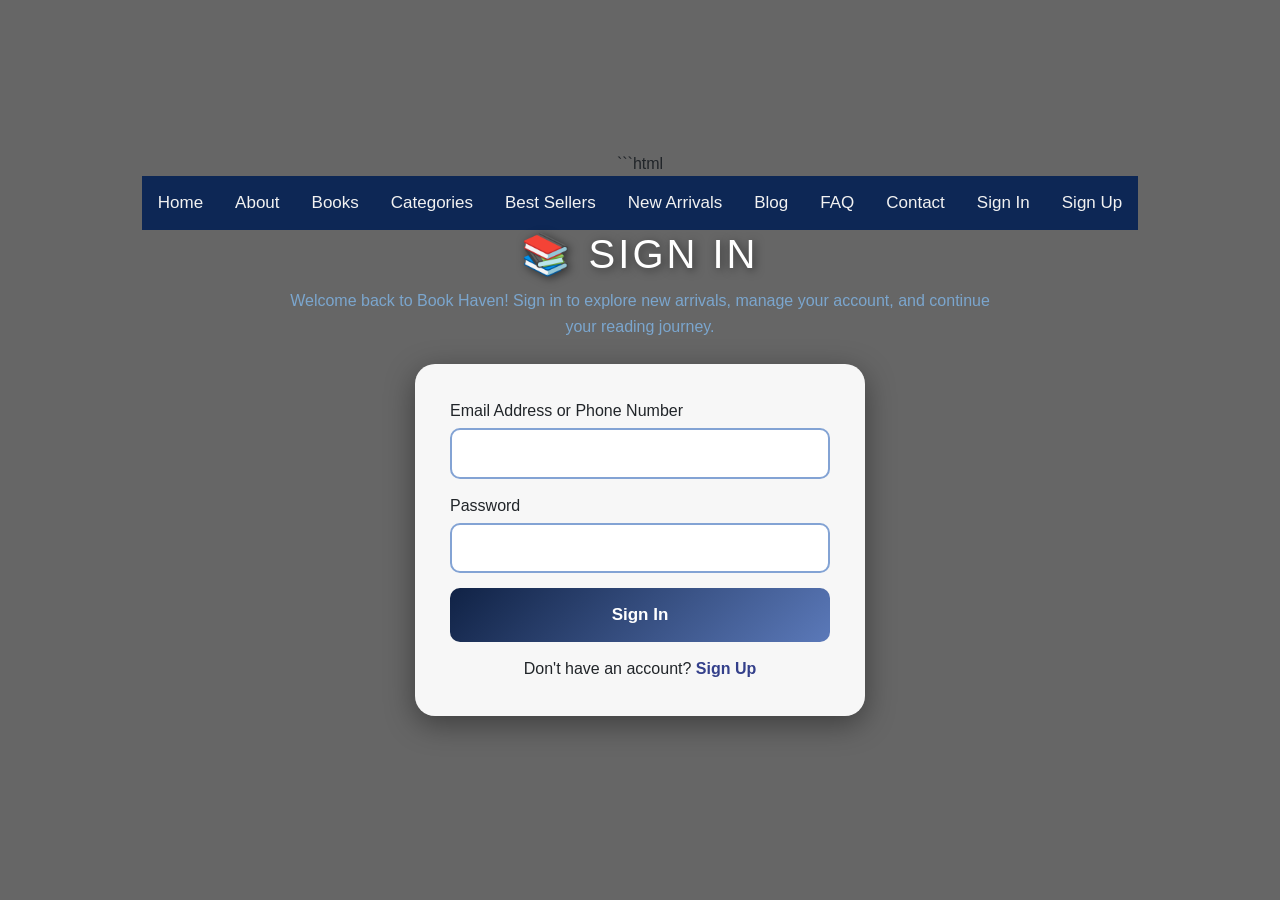
<file: sining.html>
```html
<!DOCTYPE html>
<html lang="en">
<head>
<meta charset="UTF-8">
<meta name="viewport" content="width=device-width, initial-scale=1.0">
<title>Book Haven - Sign In</title>
<link href="https://cdn.jsdelivr.net/npm/bootstrap@5.3.7/dist/css/bootstrap.min.css" rel="stylesheet">

<style>

/* Page Background */
body{
    margin:0;
    padding:0;
    font-family:'Segoe UI', Tahoma, Geneva, Verdana, sans-serif;

    background:
    linear-gradient(#00000099,#00000099),
    url('https://images.unsplash.com/photo-1507842217343-583bb7270b66?auto=format&fit=crop&w=1920&q=80');

    background-size:cover;
    background-position:center;
    background-attachment:fixed;

    min-height:100vh;

    display:flex;
    flex-direction:column;
    justify-content:center;
    align-items:center;
}
.topnav {
    background-color: #0d2755;
    overflow: hidden;
}
.topnav a {
    float: left;
    color: #f2f2f2;
    display: block;
    text-align: center;
    padding: 14px 16px;
    text-decoration: none;
    font-size: 17px;
    font-family: Arial, Helvetica, sans-serif;
}
.topnav a:hover {
    background-color: #aaaed6;
    color: #333;
}
.topnav-right {
    float: right;
    background-color: #0d2755;

}
.topnav-right a{
  float:inline-end;
  color:f2f2f2;
  display:block;
  text-align:center;
  padding: 14px 16px;
  text-decoration: none;
  font-size:17px;
  font-family: Arial, Helvetica, sans-serif;
}


/* Title */
h1{
    color:white;
    text-transform:uppercase;
    letter-spacing:3px;
    margin-bottom:10px;
    text-shadow:2px 2px 10px #00000080;
}

/* Description */
.description{
    color:#7ba6ce;
    text-align:center;
    max-width:700px;
    margin-bottom:25px;
    line-height:1.6;
}

/* Form */
#signinForm{
    width:450px;
    max-width:90%;

    background:#fffffff2;

    padding:35px;
    border-radius:20px;

    box-shadow:0 8px 30px #00000066;

    backdrop-filter:blur(5px);
}


/* Inputs */
input{
    width:100%;
    padding:12px;
    margin-top:5px;
    margin-bottom:10px;

    border:2px solid #83a3d4;
    border-radius:10px;

    box-sizing:border-box;
    font-size:15px;

    transition:0.3s;
}

input:focus{
    outline:none;
    border-color:#1d2362;
    box-shadow:0 0 10px #4b76da80;
}

/* Button */
button{
    width:100%;
    padding:14px;

    border:none;
    border-radius:10px;

    background:linear-gradient(
        135deg,
        #102245,
        #5b79b9
    );

    color:white;
    font-size:17px;
    font-weight:bold;

    cursor:pointer;
    transition:0.3s;
}

button:hover{
    transform:translateY(-2px);
    box-shadow:0 5px 15px #0000004d;
}

/* Error Message */
.error{
    color:#d62828;
    font-size:13px;
    margin-top:-5px;
    margin-bottom:10px;
}

/* Success Message */
.success{
    color:#2a9d8f;
    text-align:center;
    font-size:16px;
    font-weight:bold;
    margin-top:15px;
}

/* Sign Up Link */
.signup-link{
    text-align:center;
    margin-top:15px;
}

.signup-link a{
    color:#34408b;
    text-decoration:none;
    font-weight:bold;
}

.signup-link a:hover{
    text-decoration:underline;
}

</style>
</head>

<body>
    <div class="topnav">
    <a href="index.html">Home</a>
    <a href="about.html">About</a>
    <a href="books.html">Books</a>
    <a href="categories.html">Categories</a>
    <a href="best sellers.html">Best Sellers</a>
    <a href="new arrivals.html">New Arrivals</a>
    <a href="blogs.html">Blog</a>
    <a href="FAQ.html">FAQ</a>
    <a href="contact us.html">Contact</a>
     <div class="topnav-right">
        <a href="signup.html">Sign Up</a>
        <a href="sining.html">Sign In </a>
    </div>
</div>
 

<h1>📚 Sign In</h1>

<p class="description">
Welcome back to Book Haven! Sign in to explore new arrivals, manage your account, and continue your reading journey.
</p>

<form id="signinForm" novalidate>

    <label for="login">Email Address or Phone Number</label>
    <input type="text" id="login" name="login">
    <p id="loginError" class="error"></p>

    <label for="password">Password</label>
    <input type="password" id="password" name="password">
    <p id="passwordError" class="error"></p>

    <button type="submit">Sign In</button>

    <div class="signup-link">
        Don't have an account?
        <a href="signup.html">Sign Up</a>
    </div>

</form>

<p id="successMessage"></p>

<script src="script.js"></script>
<script>

document.getElementById("signinForm").addEventListener("submit", function(event){

    event.preventDefault();

    document.getElementById("loginError").textContent = "";
    document.getElementById("passwordError").textContent = "";
    document.getElementById("successMessage").textContent = "";

    const login = document.getElementById("login").value.trim();
    const password = document.getElementById("password").value;

    let isValid = true;

    if(login === ""){
        document.getElementById("loginError").textContent = "Email or phone number is required.";
        isValid = false;
    }

    if(password === ""){
        document.getElementById("passwordError").textContent = "Password is required.";
        isValid = false;
    }

    if(!isValid) return;

    // Check against registered users from script.js
    if(users[login] && users[login] === password){

        localStorage.setItem("signedIn", "true");
        localStorage.setItem("email", login);

        document.getElementById("successMessage").textContent =
            "Login successful! Welcome back to Book Haven.";
        document.getElementById("successMessage").className = "success";

        document.getElementById("signinForm").reset();

        setTimeout(function(){
            window.location.href = "contact us.html";
        }, 1500);

    } else {
        document.getElementById("passwordError").textContent =
            "Incorrect email or password. Please sign up first if you don't have an account.";
    }

});

</script>

</body>
</html>
</file>
<file: design.css>
/*  GLOBAL STYLES */

* {
  margin: 0;
  padding: 0;
  box-sizing: border-box;
}

body {
  font-family: "Segoe UI", Arial, sans-serif;
  background-color: #fafaf8;
  background: #f5f7fa;
  color: #333;
  line-height: 1.6;
}
/* NAVBAR*/
.topnav {
    background-color: #0d2755;
    overflow: hidden;
}
.topnav a {
    float: left;
    color: #f2f2f2;
    display: block;
    text-align: center;
    padding: 14px 16px;
    text-decoration: none;
    font-size: 17px;
    font-family: Arial, Helvetica, sans-serif;
}
.topnav a:hover {
    background-color: #aaaed6;
    color: #333;
}
.topnav-right {
    float: right;
    background-color: #0d2755;

}
.topnav-right a{
  float:inline-end;
  color:f2f2f2;
  display:block;
  text-align:center;
  padding: 14px 16px;
  text-decoration: none;
  font-size:17px;
  font-family: Arial, Helvetica, sans-serif;
}
.topnav-rignt a:hover {
    background-color: #aaaed6;
    color: #333;
}
.banner {
  background: linear-gradient(
      #0000008c,
      #0000008c
    ),
    url("https://images.unsplash.com/photo-1521587760476-6c12a4b040da");
  background-size: cover;
  background-position: center;
  min-height: 200px;

  display: flex;
  align-items: center;
  justify-content: center;

  text-align: center;
  color: white;
}

.banner h1 {
  font-size: 3rem;
  font-weight: 700;
}

.banner p {
  font-size: 1.2rem;
}

/*  SECTIONS */

.section-title {
  text-align: center;
  margin-bottom: 2rem;
  font-weight: bold;
  color: #2c3e50;
}

.section-padding {
  padding: 60px 0;
}

/* BUTTONS */

.btn-custom {
  background: #0d6efd;
  color: white;
  border: none;
  padding: 10px 24px;
  border-radius: 8px;
  transition: 0.3s;
}

.btn-custom:hover {
  background: #0b5ed7;
  transform: translateY(-2px);
}

form {
    width: 500px;
    max-width: 90%;
    margin: 30px auto;
    padding: 25px;
    background-color: #88a0c4;
    border-radius: 12px;
    box-shadow: 0 4px 15px #0000001a;
}

form label {
    font-weight: bold;
    color: #09449e;
}

form input, form select, form textarea {
    width: 100%;
    padding: 10px;
    margin-top: 5px;
    margin-bottom: 15px;
    border: 1px solid #b5c7dd;
    border-radius: 6px;
}

form input[type="submit"],
form button {
    background-color: #09449e;
    color: white;
    border: none;
    padding: 12px;
    border-radius: 6px;
    cursor: pointer;
}

form input[type="submit"]:hover,
form button:hover {
    background-color: #063375;
}
/* FOOTER */

footer {
  background: #212529;
  color: white;
  padding: 25px 0;
  text-align: center;
  margin-top: 50px;
}

footer a {
  color: #ffc107;
  text-decoration: none;
}

footer a:hover {
  text-decoration: underline;
}
/* PAGE LAYOUT */

.content {
  width: 75%;
  float: left;
  padding: 30px;
  background-color: #ffffff;
  min-height: 800px;
}
/* SIDEBAR STYLING */

.sidebar {
  width: 25%;
  float: right;
  padding: 20px;
  background-color: #ffffff;
  border-left: 4px solid #ececec;
  min-height: 800px;
}

.sidebar h2 {
  color: #0919a7;
  
  padding-bottom: 5px;
}

.sidebar p,
.sidebar li,
.sidebar a {
  color: #070707;
}

.sidebar a:hover {
  color: #07b0ff;
}
/* BOOK SECTION EFFECTS */

.content h3 {
  transition: all 0.3s ease;
  padding: 8px;
  border-radius: 6px;
}

.content h3:hover {
  background-color: #e9f2ff;
  color: #063375;
  transform: translateX(8px);
  cursor: pointer;
}

/*HIGHLIGHT TEXT */

.highlight {
  background-color: #fff3cd;
  color: #856404;
  padding: 3px 8px;
  border-radius: 5px;
  font-weight: bold;
}

/*HEADINGS*/

.content h2 {
  background-color: #09449e;
  color: white;
  padding: 10px;
  border-radius: 8px;
  margin-top: 30px;
  margin-bottom: 20px;
}
.content h3{
  background-color: #31a7e3;
  color: white;
  padding: 10px;
  border-radius: 8px;
  margin-top: 30px;
  margin-bottom: 20px;
}

/* HORIZONTAL LINES */

.content hr {
  margin: 25px 0;
  border: none;
  border-top: 1px solid #d6d6d6;
}

/* FOOTER UPGRADE */

.footer {
  clear: both;
  background: linear-gradient(to right, #113470, #343a40);
  color: white;
  text-align: center;
  padding: 25px;
  margin-top: 30px;
}

.footer p {
  margin-bottom: 10px;
}

.footer a {
  color: #ffc107;
  text-decoration: none;
  margin: 0 8px;
}

.footer a:hover {
  color: white;
}

/*SMOOTH PAGE LINKS */

html {
  scroll-behavior: smooth;
}

/*RESPONSIVE LAYOUT*/

@media (max-width: 768px) {

  .content,
  .sidebar {
    width: 100%;
    float: none;
  }

  .sidebar {
    border-left: none;
    border-top: 4px solid #032e70;
  }
   .banner {
    min-height: 350px;
  }

  .banner h1 {
    font-size: 2rem;
  }

  .banner p {
    font-size: 1rem;
  }

  .section-padding {
    padding: 40px 0;
  }
}
.content img {
    width: 3cm;
    height: 4cm;
    float: left;
    margin-right: 15px;
    object-fit: cover;
}
.content img:hover {
  background-color: #e9f2ff;
  
  transform: translateX(8px);
  cursor: pointer;
}
.error{
    color:#8c1111;
    font-weight:bold;
}

.success{
    color:#008000;
    font-weight:bold;
}
</file>
